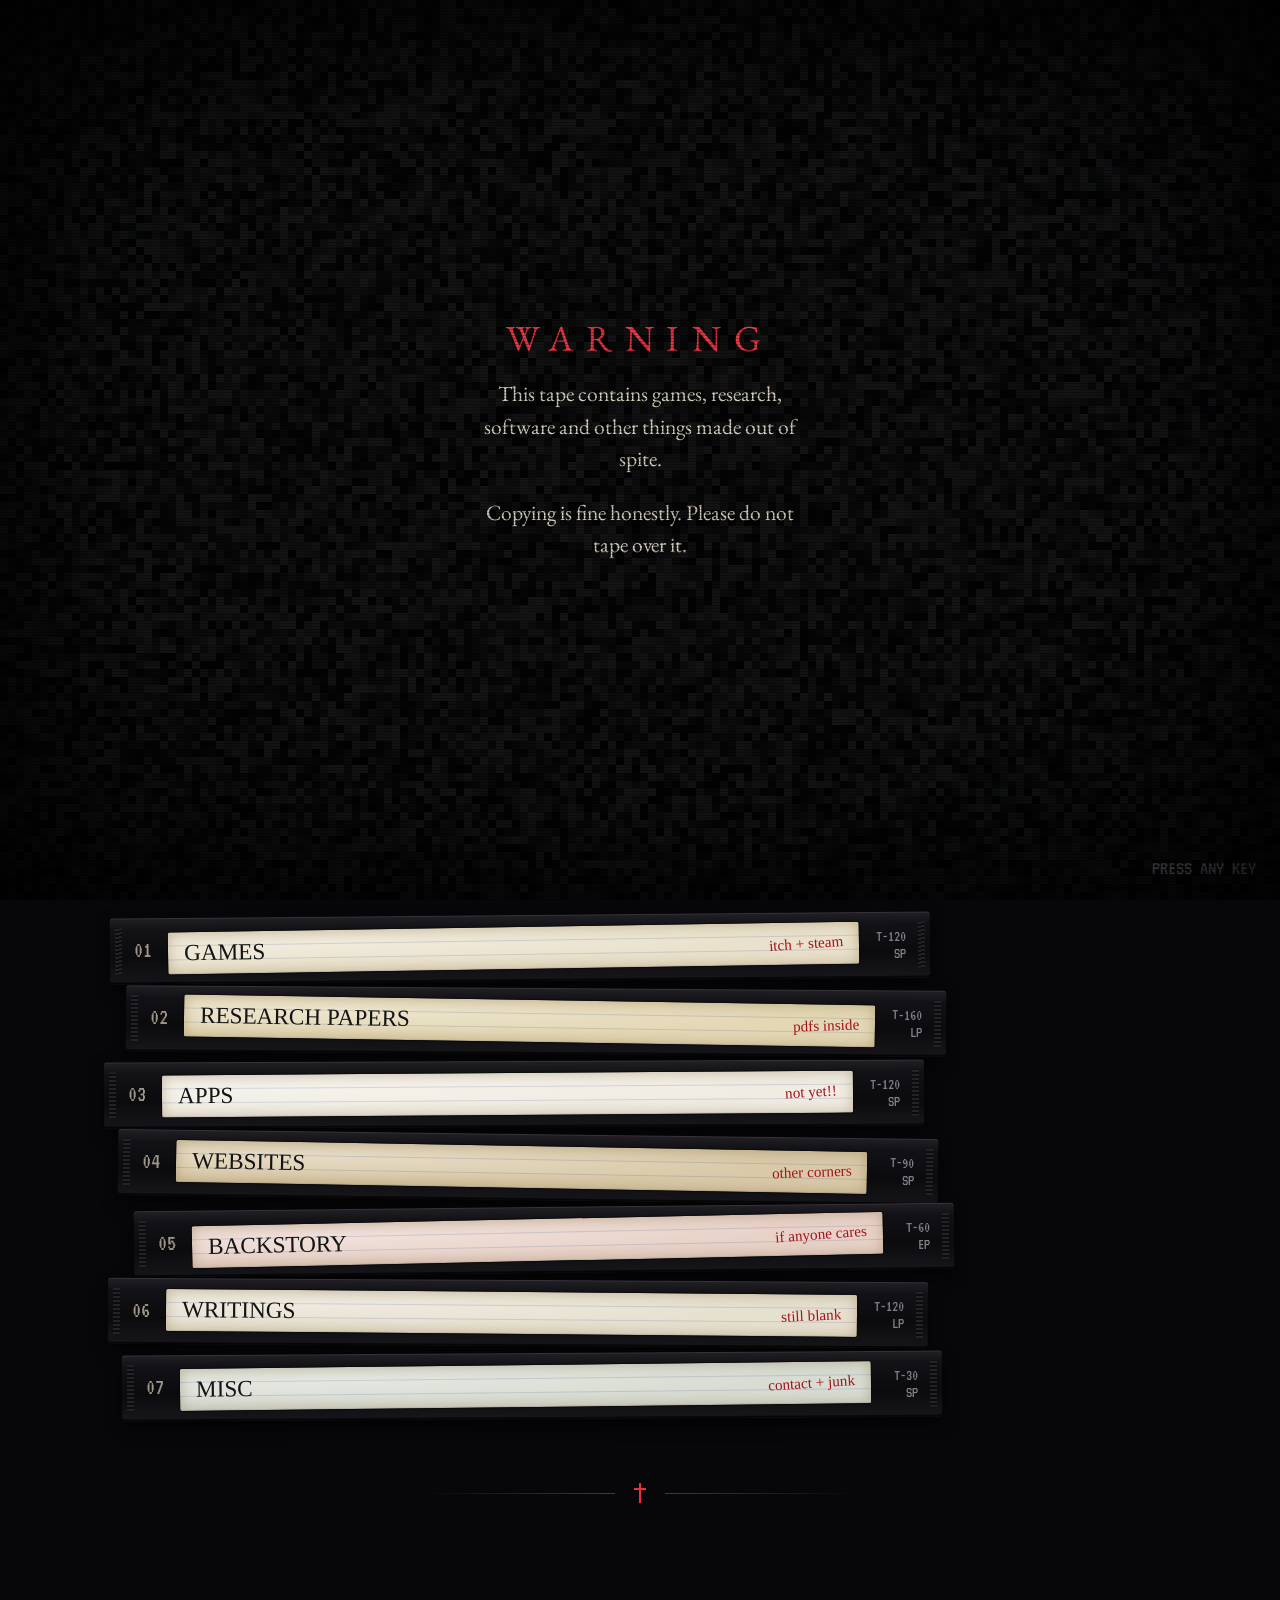
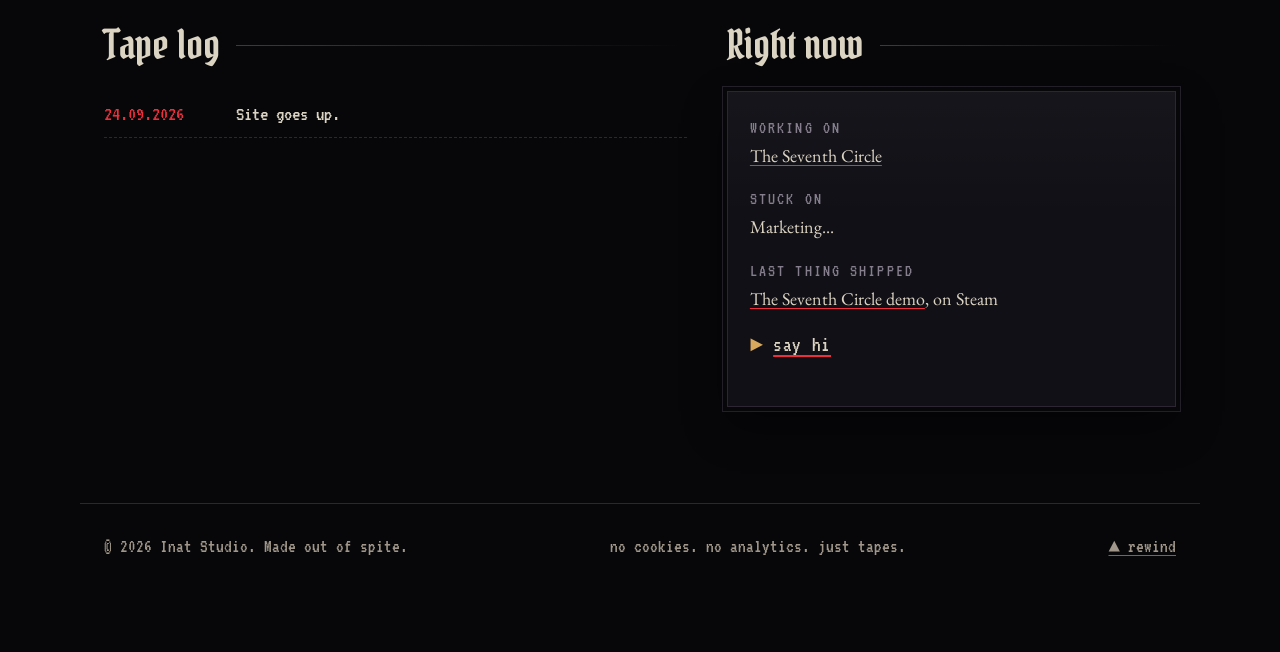
<file: index.html>
<!doctype html>
<html lang="en">
<head>
  <meta charset="utf-8">
  <meta name="viewport" content="width=device-width, initial-scale=1">
  <title>Inat Studio</title>
  <meta name="description" content="Inat Studio is Petar Stevović, one stubborn guy from Belgrade. Games, research papers, apps, websites and writing, all in one place.">
  <meta name="theme-color" content="#07070a">
  <meta property="og:type" content="website">
  <meta property="og:title" content="Inat Studio">
  <meta property="og:description" content="Games, research, apps, websites and other things made out of spite.">
  <meta property="og:image" content="https://petardeveloper.github.io/img/og.png">
  <meta name="twitter:card" content="summary_large_image">
  <link rel="icon" href="favicon.svg" type="image/svg+xml">
  <link rel="preconnect" href="https://fonts.googleapis.com">
  <link rel="preconnect" href="https://fonts.gstatic.com" crossorigin>
  <link rel="stylesheet" href="https://fonts.googleapis.com/css2?family=EB+Garamond:ital,wght@0,400;0,600;1,400&family=Permanent+Marker&family=Pirata+One&family=UnifrakturMaguntia&family=VT323&display=swap">
  <link rel="stylesheet" href="css/style.css">
  <script>
    (function (d) { d.classList.add('js'); try { if (sessionStorage.getItem('inat-booted')) d.classList.add('booted'); var fx = localStorage.getItem('inat-fx'); if (fx === 'off' || (!fx && window.matchMedia && matchMedia('(prefers-reduced-motion: reduce)').matches)) d.classList.add('no-fx'); } catch (e) {} })(document.documentElement);
  </script>
  <script src="js/main.js" defer></script>
  <script src="js/psx.js" defer></script>
</head>
<body data-ch="00">

<a class="skip" href="#main">skip to content</a>

<div class="boot" id="boot" data-stage="blue" aria-hidden="true">
  <div class="boot-blue"><span>&#9658; PLAY</span></div>
  <div class="boot-warn">
    <div>
      <h2>WARNING</h2>
      <p>This tape contains games, research, software and other things made out of spite.</p>
      <p>Copying is fine honestly. Please do not tape over it.</p>
    </div>
  </div>
  <div class="boot-static"></div>
  <span class="boot-skip">press any key</span>
</div>

<header class="top" id="top">
  <a class="brand" href="index.html" data-ch="00" aria-current="page">Inat<small>studio</small></a>
  <button class="menu-btn" type="button" aria-expanded="false" aria-controls="menu">menu</button>
  <nav class="menu" id="menu" aria-label="Main">
    <a href="games.html" data-ch="01">games</a>
    <a href="research.html" data-ch="02">research</a>
    <a href="apps.html" data-ch="03">apps</a>
    <a href="websites.html" data-ch="04">websites</a>
    <a href="backstory.html" data-ch="05">backstory</a>
    <a href="writings.html" data-ch="06">writings</a>
    <a href="misc.html" data-ch="07">misc</a>
    <span class="knobs">
      <button type="button" data-toggle="fx" aria-pressed="true">fx on</button>
      <button type="button" data-toggle="snd" aria-pressed="true">snd on</button>
    </span>
  </nav>
</header>

<main id="main" class="wrap">

  <section class="hero">
    <div>
      <p class="ch-label">ch00 / home</p>
      <h1 class="goth glitch" data-text="Inat Studio">Inat Studio</h1>
      <p class="def"><b>inat</b> <i>(n.)</i> spite. stubbornness. doing the thing anyway, mostly because someone said you couldn't.</p>
      <p class="lede">Inat Studio is me, Petar Stevović, one stubborn guy from Belgrade who doesn't know when to quit. This is where I keep the games, research papers, apps, websites and whatever else I end up making. Pick a tape.</p>
    </div>

    <figure class="psx-frame">
      <canvas id="psx" width="160" height="120" role="img" aria-label="A low poly coffin with a brass cross on the lid, slowly spinning"></canvas>
      <figcaption>fig. 1: it spins. you can drag it.</figcaption>
    </figure>
  </section>

  <section aria-labelledby="tapes-h">
    <h2 class="shelf-title" id="tapes-h">The tapes <span class="count">7 tapes / t-120</span></h2>

    <ul class="pile">
      <li>
        <a class="tape" href="games.html" data-ch="01">
          <span class="tape-ch">01</span>
          <span class="tape-label"><span class="tape-title">Games</span><span class="tape-scribble">itch + steam</span></span>
          <span class="tape-meta">T-120<br>SP</span>
        </a>
      </li>
      <li>
        <a class="tape" href="research.html" data-ch="02">
          <span class="tape-ch">02</span>
          <span class="tape-label"><span class="tape-title">Research papers</span><span class="tape-scribble">pdfs inside</span></span>
          <span class="tape-meta">T-160<br>LP</span>
        </a>
      </li>
      <li>
        <a class="tape" href="apps.html" data-ch="03">
          <span class="tape-ch">03</span>
          <span class="tape-label"><span class="tape-title">Apps</span><span class="tape-scribble">not yet!!</span></span>
          <span class="tape-meta">T-120<br>SP</span>
        </a>
      </li>
      <li>
        <a class="tape" href="websites.html" data-ch="04">
          <span class="tape-ch">04</span>
          <span class="tape-label"><span class="tape-title">Websites</span><span class="tape-scribble">other corners</span></span>
          <span class="tape-meta">T-90<br>SP</span>
        </a>
      </li>
      <li>
        <a class="tape" href="backstory.html" data-ch="05">
          <span class="tape-ch">05</span>
          <span class="tape-label"><span class="tape-title">Backstory</span><span class="tape-scribble">if anyone cares</span></span>
          <span class="tape-meta">T-60<br>EP</span>
        </a>
      </li>
      <li>
        <a class="tape" href="writings.html" data-ch="06">
          <span class="tape-ch">06</span>
          <span class="tape-label"><span class="tape-title">Writings</span><span class="tape-scribble">still blank</span></span>
          <span class="tape-meta">T-120<br>LP</span>
        </a>
      </li>
      <li>
        <a class="tape" href="misc.html" data-ch="07">
          <span class="tape-ch">07</span>
          <span class="tape-label"><span class="tape-title">Misc</span><span class="tape-scribble">contact + junk</span></span>
          <span class="tape-meta">T-30<br>SP</span>
        </a>
      </li>
    </ul>
  </section>

  <div class="rule"><span></span></div>

  <div class="home-cols">
    <section aria-labelledby="log-h">
      <h2 class="shelf-title" id="log-h">Tape log</h2>
      <ol class="log-list">
        <li><time datetime="2026-09-24">24.09.2026</time> <span>Site goes up.</span></li>
      </ol>
    </section>

    <section aria-labelledby="now-h">
      <h2 class="shelf-title" id="now-h">Right now</h2>
      <div class="card now-card">
        <dl>
          <dt>working on</dt>
          <dd><a href="https://store.steampowered.com/app/5175890/The_Seventh_Circle/" rel="noopener">The Seventh Circle</a></dd>
          <dt>stuck on</dt>
          <dd>Marketing...</dd>
          <dt>last thing shipped</dt>
          <dd><a href="https://store.steampowered.com/app/5175890/The_Seventh_Circle/" rel="noopener">The Seventh Circle demo</a>, on Steam</dd>
        </dl>
        <p class="mono">&#9658; <a href="misc.html" data-ch="07">say hi</a></p>
      </div>
    </section>
  </div>

</main>

<footer class="foot">
  <p>&copy; <span data-year>2026</span> Inat Studio. Made out of spite.</p>
  <p>no cookies. no analytics. just tapes.</p>
  <p><a href="#top"><span aria-hidden="true">&#9650;</span> rewind</a></p>
</footer>

</body>
</html>
</file>
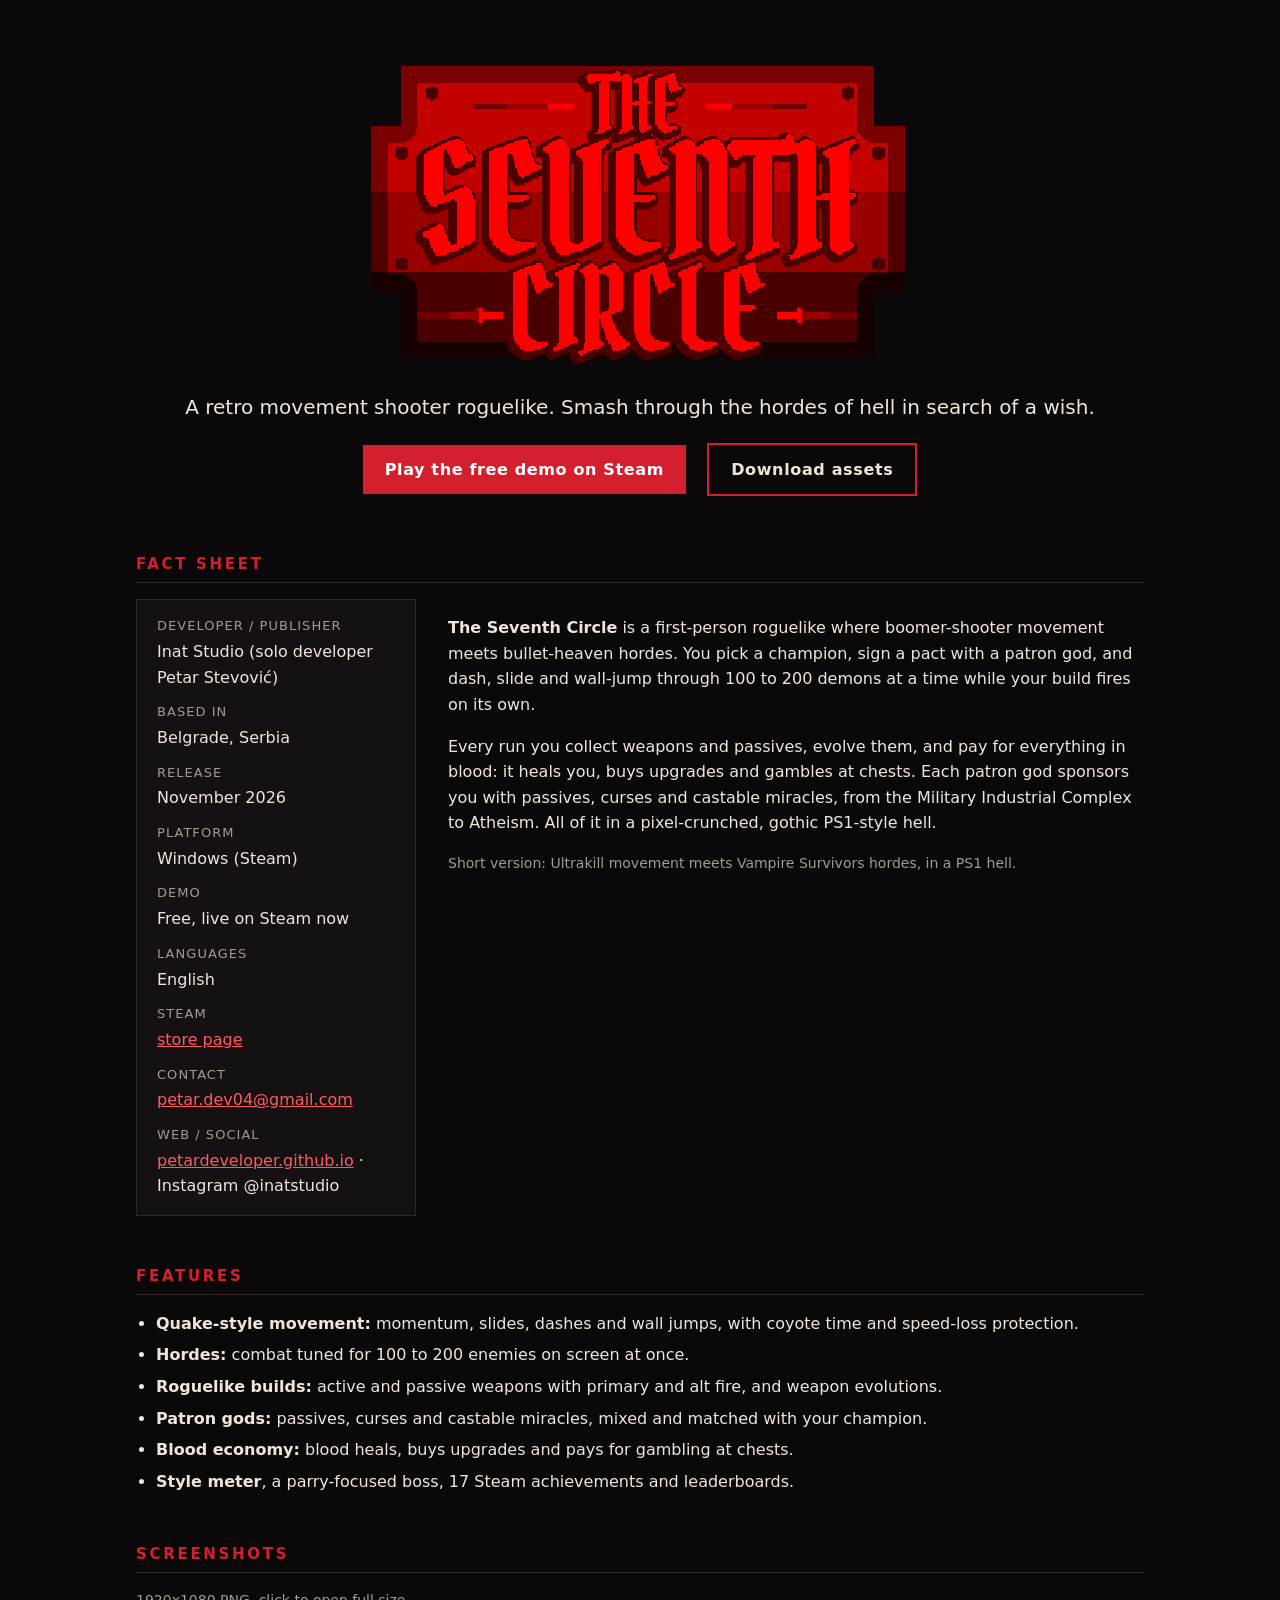
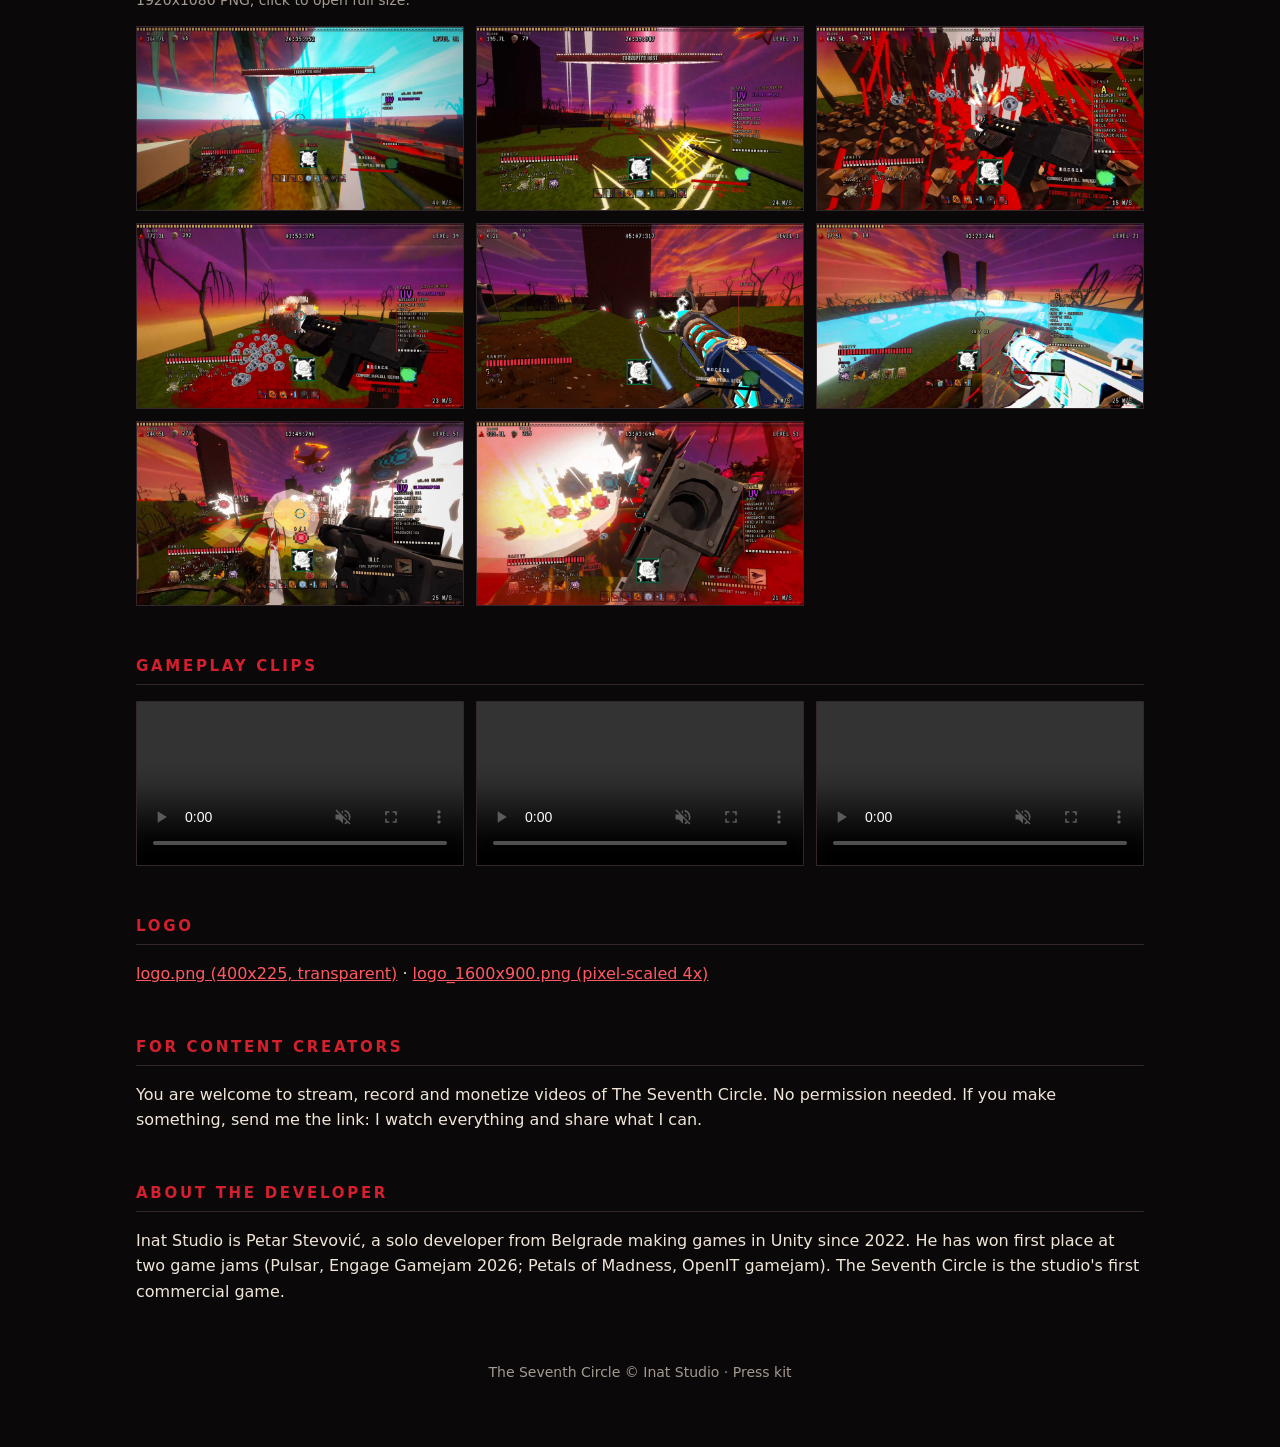
<file: presskit/index.html>
<!doctype html>
<html lang="en">
<head>
<meta charset="utf-8">
<meta name="viewport" content="width=device-width, initial-scale=1">
<title>The Seventh Circle - Press Kit</title>
<meta name="description" content="Press kit for The Seventh Circle, a retro movement shooter roguelike by Inat Studio. Free demo on Steam.">
<style>
  :root { --bg:#0b0809; --panel:#151012; --ink:#efe6d8; --dim:#a39a90; --red:#d4202e; --line:#33262a; }
  * { box-sizing:border-box; }
  body { margin:0; background:var(--bg); color:var(--ink); font:16px/1.6 system-ui, -apple-system, "Segoe UI", sans-serif; }
  a { color:#ff5a64; }
  .wrap { max-width:1040px; margin:0 auto; padding:32px 16px 64px; }
  header { text-align:center; padding:24px 0 8px; }
  header img { width:min(560px, 100%); image-rendering:pixelated; }
  .tag { font-size:20px; color:var(--ink); margin:12px 0 4px; }
  .cta { display:inline-block; margin:16px 8px 0; padding:12px 22px; background:var(--red); color:#fff; text-decoration:none; font-weight:700; letter-spacing:.04em; }
  .cta.alt { background:transparent; border:2px solid var(--red); color:var(--ink); }
  h2 { font-size:15px; letter-spacing:.18em; text-transform:uppercase; color:var(--red); border-bottom:1px solid var(--line); padding-bottom:6px; margin:48px 0 16px; }
  .grid2 { display:grid; grid-template-columns:280px 1fr; gap:32px; }
  @media (max-width:760px) { .grid2 { grid-template-columns:1fr; } }
  dl { margin:0; background:var(--panel); padding:16px 20px; border:1px solid var(--line); }
  dt { color:var(--dim); font-size:13px; text-transform:uppercase; letter-spacing:.08em; margin-top:12px; }
  dt:first-child { margin-top:0; }
  dd { margin:2px 0 0; }
  ul { padding-left:20px; }
  li { margin:6px 0; }
  .shots { display:grid; grid-template-columns:repeat(auto-fill, minmax(300px, 1fr)); gap:12px; }
  .shots a img { width:100%; display:block; border:1px solid var(--line); }
  video { width:100%; border:1px solid var(--line); background:#000; }
  .clips { display:grid; grid-template-columns:repeat(auto-fill, minmax(300px, 1fr)); gap:12px; }
  .note { color:var(--dim); font-size:14px; }
  footer { margin-top:56px; color:var(--dim); font-size:14px; text-align:center; }
</style>
</head>
<body>
<div class="wrap">
  <header>
    <img src="images/logo.png" alt="The Seventh Circle logo">
    <p class="tag">A retro movement shooter roguelike. Smash through the hordes of hell in search of a wish.</p>
    <a class="cta" href="https://store.steampowered.com/app/5175890/The_Seventh_Circle/">Play the free demo on Steam</a>
    <a class="cta alt" href="#assets">Download assets</a>
  </header>

  <h2>Fact sheet</h2>
  <div class="grid2">
    <dl>
      <dt>Developer / Publisher</dt><dd>Inat Studio (solo developer Petar Stevović)</dd>
      <dt>Based in</dt><dd>Belgrade, Serbia</dd>
      <dt>Release</dt><dd>November 2026</dd>
      <dt>Platform</dt><dd>Windows (Steam)</dd>
      <dt>Demo</dt><dd>Free, live on Steam now</dd>
      <dt>Languages</dt><dd>English</dd>
      <dt>Steam</dt><dd><a href="https://store.steampowered.com/app/5175890/The_Seventh_Circle/">store page</a></dd>
      <dt>Contact</dt><dd><a href="mailto:petar.dev04@gmail.com">petar.dev04@gmail.com</a></dd>
      <dt>Web / social</dt><dd><a href="https://petardeveloper.github.io/">petardeveloper.github.io</a> · Instagram @inatstudio</dd>
    </dl>
    <div>
      <p><strong>The Seventh Circle</strong> is a first-person roguelike where boomer-shooter movement meets bullet-heaven hordes. You pick a champion, sign a pact with a patron god, and dash, slide and wall-jump through 100 to 200 demons at a time while your build fires on its own.</p>
      <p>Every run you collect weapons and passives, evolve them, and pay for everything in blood: it heals you, buys upgrades and gambles at chests. Each patron god sponsors you with passives, curses and castable miracles, from the Military Industrial Complex to Atheism. All of it in a pixel-crunched, gothic PS1-style hell.</p>
      <p class="note">Short version: Ultrakill movement meets Vampire Survivors hordes, in a PS1 hell.</p>
    </div>
  </div>

  <h2>Features</h2>
  <ul>
    <li><strong>Quake-style movement:</strong> momentum, slides, dashes and wall jumps, with coyote time and speed-loss protection.</li>
    <li><strong>Hordes:</strong> combat tuned for 100 to 200 enemies on screen at once.</li>
    <li><strong>Roguelike builds:</strong> active and passive weapons with primary and alt fire, and weapon evolutions.</li>
    <li><strong>Patron gods:</strong> passives, curses and castable miracles, mixed and matched with your champion.</li>
    <li><strong>Blood economy:</strong> blood heals, buys upgrades and pays for gambling at chests.</li>
    <li><strong>Style meter</strong>, a parry-focused boss, 17 Steam achievements and leaderboards.</li>
  </ul>

  <h2 id="assets">Screenshots</h2>
  <p class="note">1920x1080 PNG, click to open full size.</p>
  <div class="shots">
    <a href="images/screenshot_01.png"><img src="images/screenshot_01.png" alt="Gameplay screenshot 1" loading="lazy"></a>
    <a href="images/screenshot_02.png"><img src="images/screenshot_02.png" alt="Gameplay screenshot 2" loading="lazy"></a>
    <a href="images/screenshot_03.png"><img src="images/screenshot_03.png" alt="Gameplay screenshot 3" loading="lazy"></a>
    <a href="images/screenshot_04.png"><img src="images/screenshot_04.png" alt="Gameplay screenshot 4" loading="lazy"></a>
    <a href="images/screenshot_05.png"><img src="images/screenshot_05.png" alt="Gameplay screenshot 5" loading="lazy"></a>
    <a href="images/screenshot_06.png"><img src="images/screenshot_06.png" alt="Gameplay screenshot 6" loading="lazy"></a>
    <a href="images/screenshot_07.png"><img src="images/screenshot_07.png" alt="Gameplay screenshot 7" loading="lazy"></a>
    <a href="images/screenshot_08.png"><img src="images/screenshot_08.png" alt="Gameplay screenshot 8" loading="lazy"></a>
  </div>

  <h2>Gameplay clips</h2>
  <div class="clips">
    <video src="clips/gameplay_movement.mp4" controls muted loop preload="metadata"></video>
    <video src="clips/gameplay_horde.mp4" controls muted loop preload="metadata"></video>
    <video src="clips/gameplay_run.mp4" controls muted loop preload="metadata"></video>
  </div>

  <h2>Logo</h2>
  <p><a href="images/logo.png">logo.png (400x225, transparent)</a> · <a href="images/logo_1600x900.png">logo_1600x900.png (pixel-scaled 4x)</a></p>

  <h2>For content creators</h2>
  <p>You are welcome to stream, record and monetize videos of The Seventh Circle. No permission needed. If you make something, send me the link: I watch everything and share what I can.</p>

  <h2>About the developer</h2>
  <p>Inat Studio is Petar Stevović, a solo developer from Belgrade making games in Unity since 2022. He has won first place at two game jams (Pulsar, Engage Gamejam 2026; Petals of Madness, OpenIT gamejam). The Seventh Circle is the studio's first commercial game.</p>

  <footer>The Seventh Circle © Inat Studio · Press kit</footer>
</div>
</body>
</html>
</file>
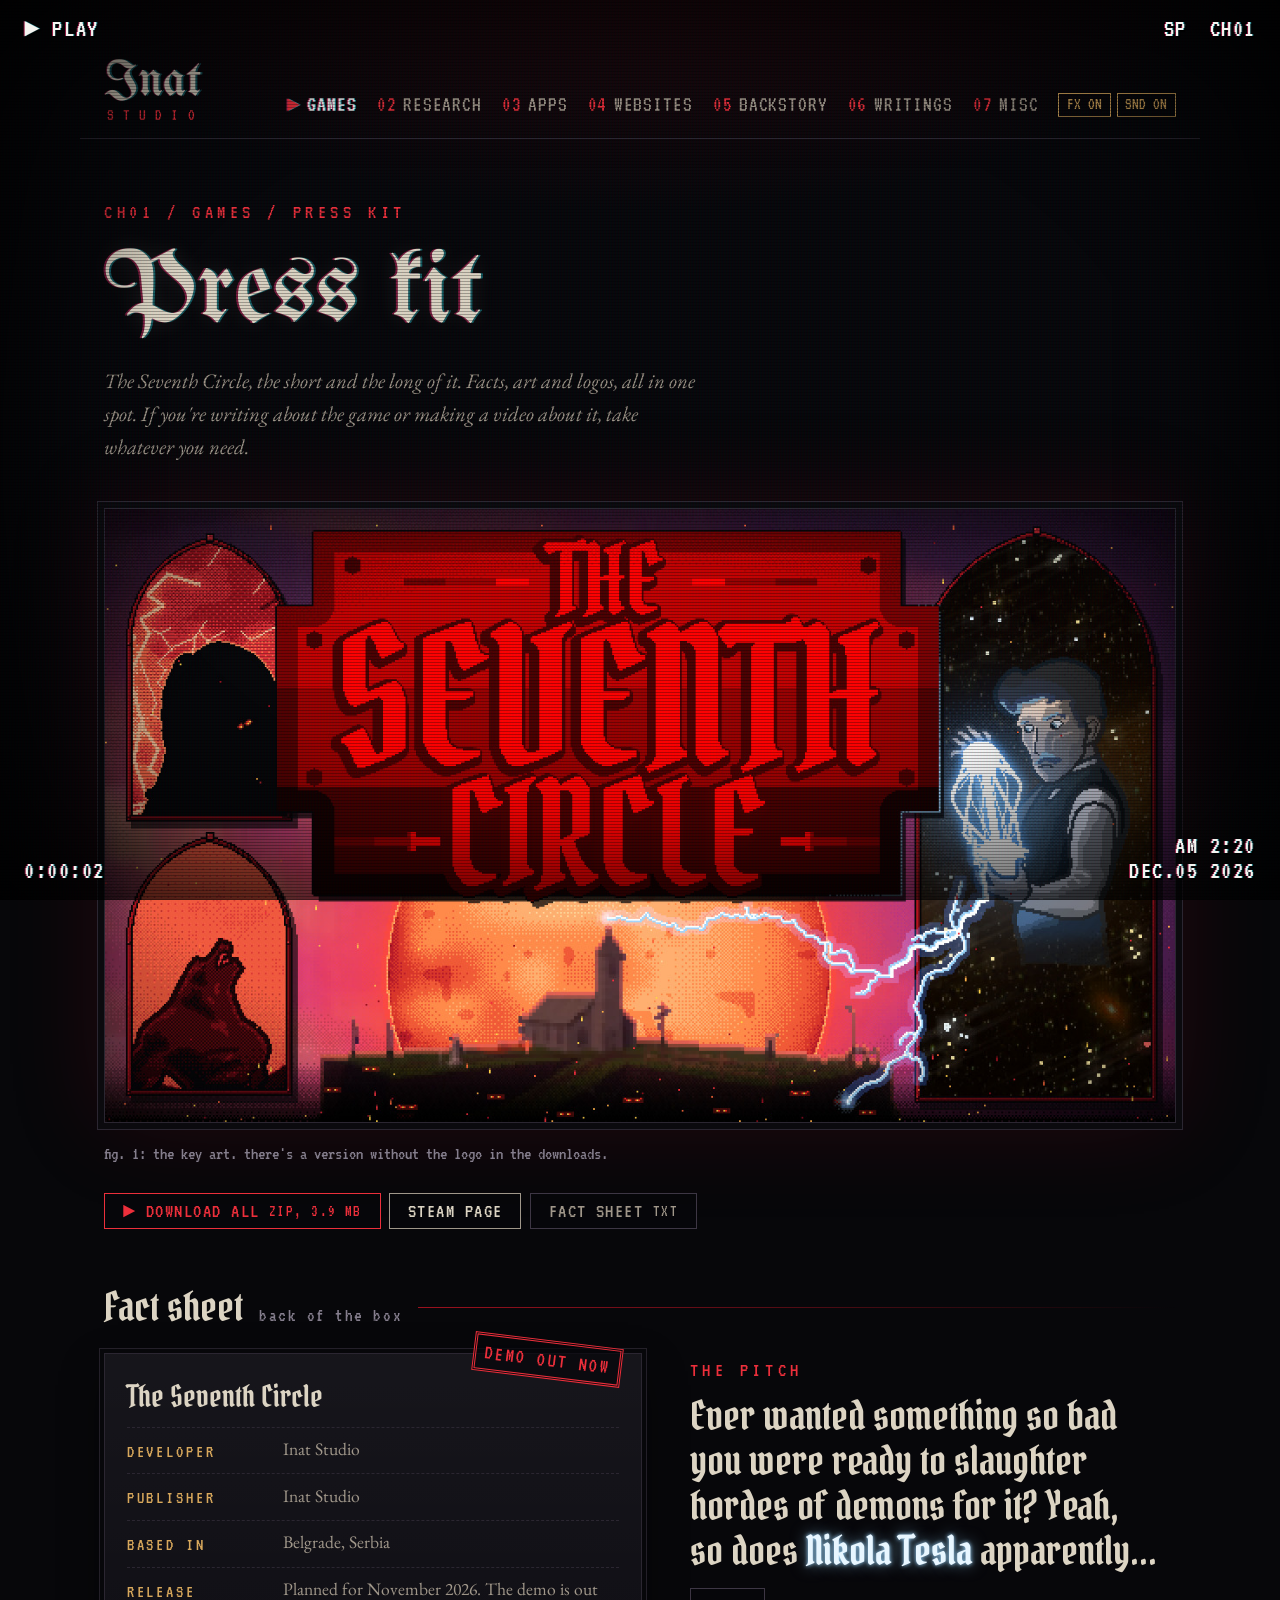
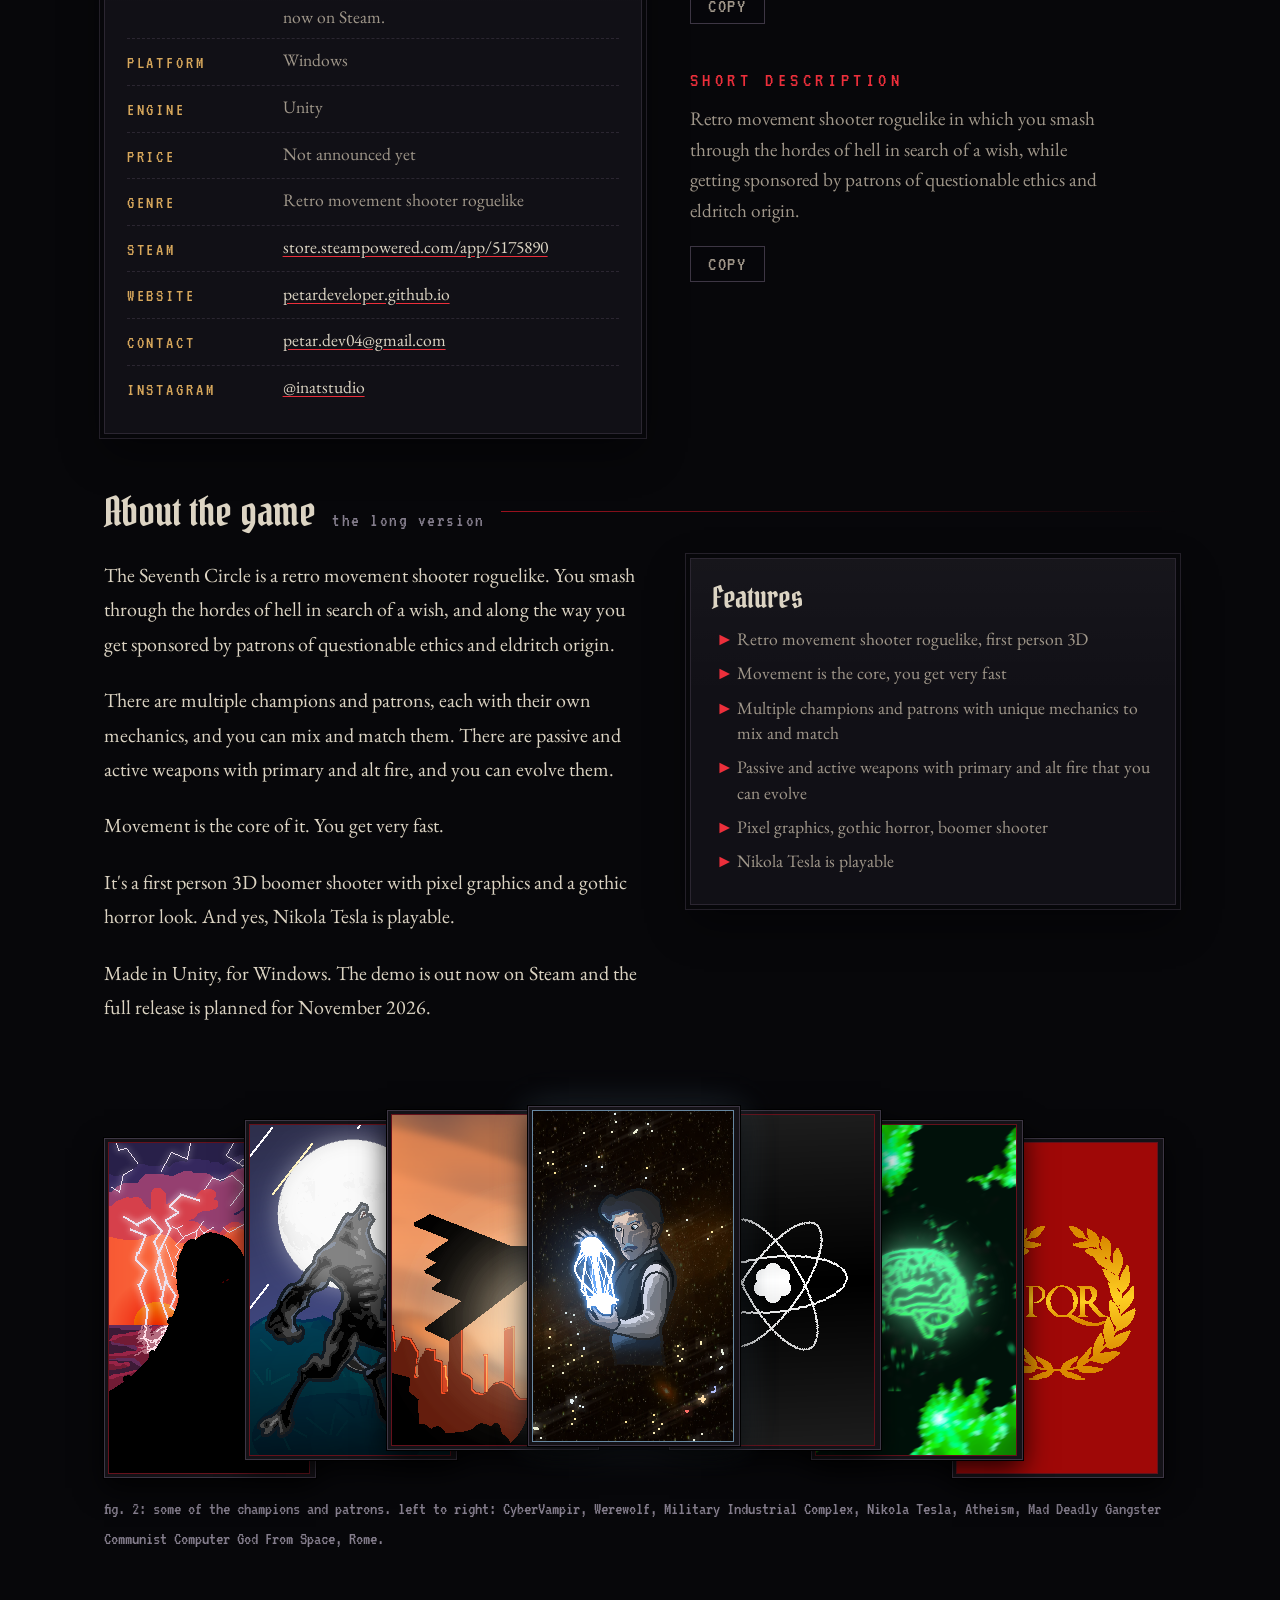
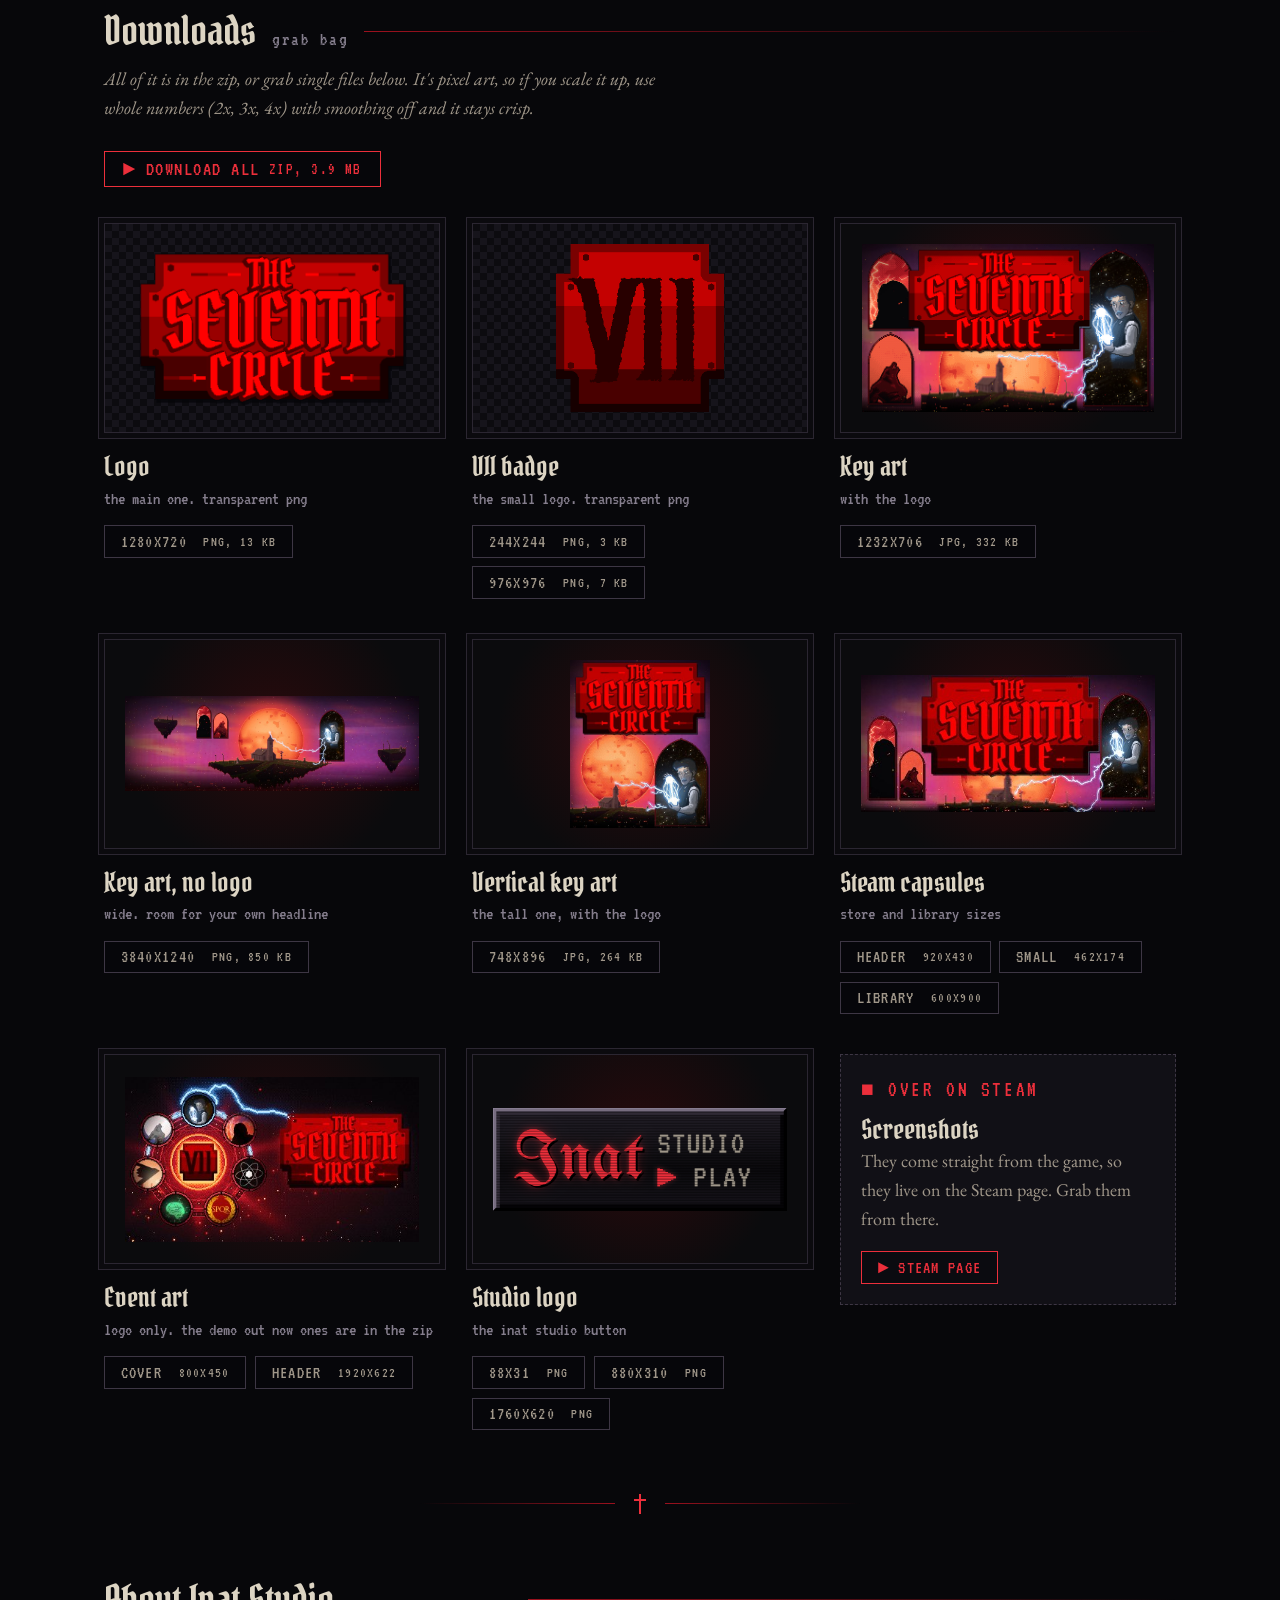
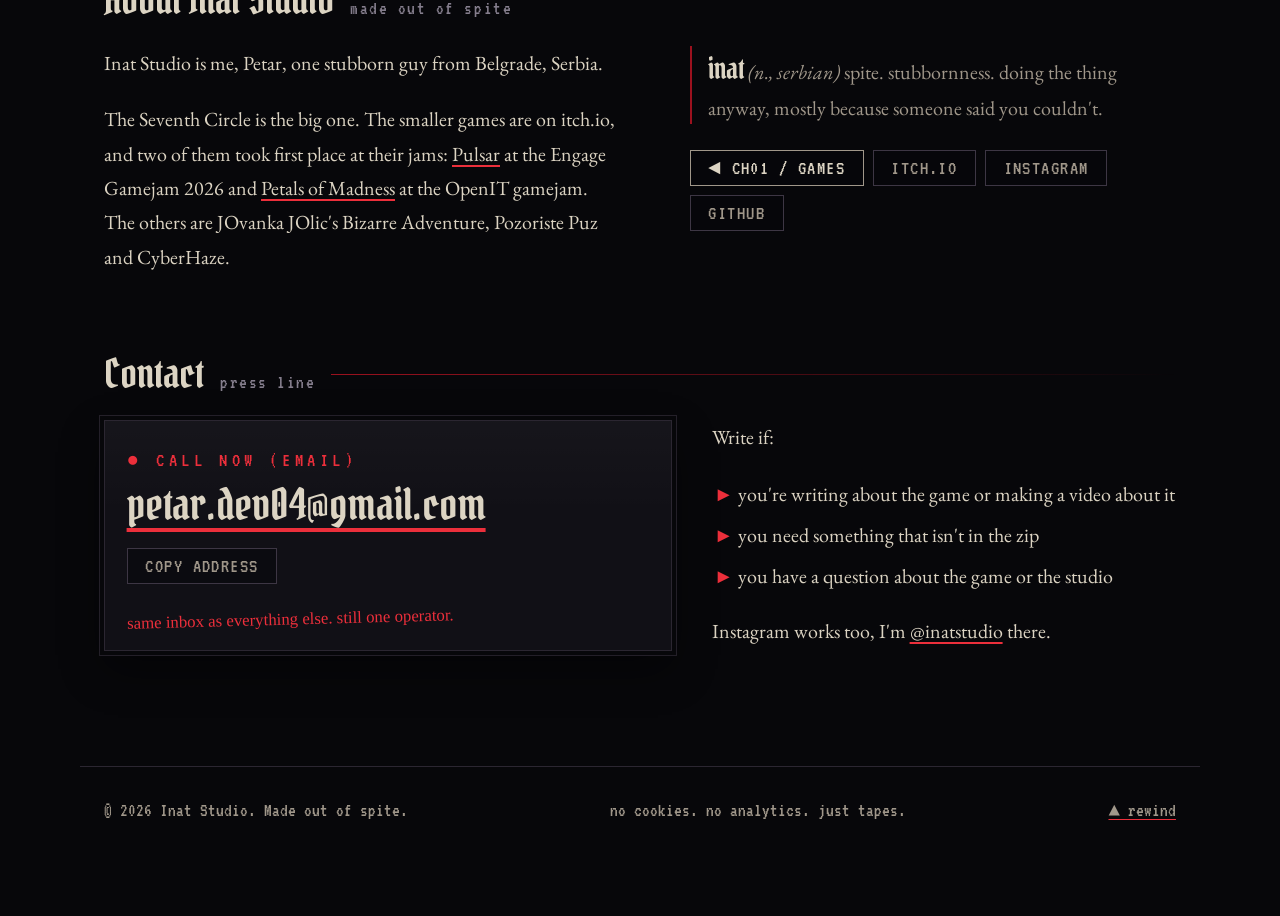
<file: seventh-circle/index.html>
<!doctype html>
<html lang="en">
<head>
  <meta charset="utf-8">
  <meta name="viewport" content="width=device-width, initial-scale=1">
  <title>The Seventh Circle press kit | Inat Studio</title>
  <meta name="description" content="Press kit for The Seventh Circle, a retro movement shooter roguelike by Inat Studio. Fact sheet, descriptions, logos, key art and one zip with all of it.">
  <meta name="theme-color" content="#07070a">
  <meta property="og:type" content="website">
  <meta property="og:title" content="The Seventh Circle press kit | Inat Studio">
  <meta property="og:description" content="Facts, logos, key art and one zip with all of it.">
  <meta property="og:image" content="https://petardeveloper.github.io/img/press/key-art-1232x706.jpg">
  <meta name="twitter:card" content="summary_large_image">
  <link rel="icon" href="../favicon.svg" type="image/svg+xml">
  <link rel="preconnect" href="https://fonts.googleapis.com">
  <link rel="preconnect" href="https://fonts.gstatic.com" crossorigin>
  <link rel="stylesheet" href="https://fonts.googleapis.com/css2?family=EB+Garamond:ital,wght@0,400;0,600;1,400&family=Permanent+Marker&family=Pirata+One&family=UnifrakturMaguntia&family=VT323&display=swap">
  <link rel="stylesheet" href="../css/style.css">
  <script>
    (function (d) { d.classList.add('js'); try { var fx = localStorage.getItem('inat-fx'); if (fx === 'off' || (!fx && window.matchMedia && matchMedia('(prefers-reduced-motion: reduce)').matches)) d.classList.add('no-fx'); } catch (e) {} })(document.documentElement);
  </script>
  <script src="../js/main.js" defer></script>
</head>
<body data-ch="01">

<a class="skip" href="#main">skip to content</a>

<header class="top" id="top">
  <a class="brand" href="../index.html" data-ch="00">Inat<small>studio</small></a>
  <button class="menu-btn" type="button" aria-expanded="false" aria-controls="menu">menu</button>
  <nav class="menu" id="menu" aria-label="Main">
    <a href="../games.html" data-ch="01" aria-current="true">games</a>
    <a href="../research.html" data-ch="02">research</a>
    <a href="../apps.html" data-ch="03">apps</a>
    <a href="../websites.html" data-ch="04">websites</a>
    <a href="../backstory.html" data-ch="05">backstory</a>
    <a href="../writings.html" data-ch="06">writings</a>
    <a href="../misc.html" data-ch="07">misc</a>
    <span class="knobs">
      <button type="button" data-toggle="fx" aria-pressed="true">fx on</button>
      <button type="button" data-toggle="snd" aria-pressed="true">snd on</button>
    </span>
  </nav>
</header>

<main id="main" class="wrap">

  <div class="page-head">
    <p class="ch-label">ch01 / games / press kit</p>
    <h1 class="goth glitch" data-text="Press kit">Press kit</h1>
    <p class="lede">The Seventh Circle, the short and the long of it. Facts, art and logos, all in one spot. If you're writing about the game or making a video about it, take whatever you need.</p>
  </div>

  <figure class="press-art">
    <img src="../img/press/key-art-1232x706.jpg" alt="Key art: the red pixel gothic The Seventh Circle logo above a blood moon and a lone church, with gothic windows showing a dark silhouette, a howling werewolf and Nikola Tesla, whose blue lightning arcs across the sky" width="1232" height="706">
    <figcaption>fig. 1: the key art. there's a version without the logo in the downloads.</figcaption>
  </figure>

  <div class="btns press-cta">
    <a class="btn btn--blood" href="../files/press/the-seventh-circle-presskit.zip" download><span aria-hidden="true">&#9658;</span> download all <small>zip, 3.9 mb</small></a>
    <a class="btn" href="https://store.steampowered.com/app/5175890/The_Seventh_Circle/" rel="noopener">steam page<span class="sr-only"> for The Seventh Circle</span></a>
    <a class="btn btn--ghost" href="../files/press/the-seventh-circle-fact-sheet.txt" download>fact sheet <small>txt</small></a>
  </div>

  <section aria-labelledby="facts-h">
    <h2 class="shelf-title" id="facts-h">Fact sheet <span class="count">back of the box</span></h2>

    <div class="press-facts">
      <div class="card vhs-back">
        <span class="stamp">demo out now</span>
        <h3>The Seventh Circle</h3>
        <dl class="specs">
          <div>
            <dt>developer</dt>
            <dd>Inat Studio</dd>
          </div>
          <div>
            <dt>publisher</dt>
            <dd>Inat Studio</dd>
          </div>
          <div>
            <dt>based in</dt>
            <dd>Belgrade, Serbia</dd>
          </div>
          <div>
            <dt>release</dt>
            <dd>Planned for November 2026. The demo is out now on Steam.</dd>
          </div>
          <div>
            <dt>platform</dt>
            <dd>Windows</dd>
          </div>
          <div>
            <dt>engine</dt>
            <dd>Unity</dd>
          </div>
          <div>
            <dt>price</dt>
            <dd>Not announced yet</dd>
          </div>
          <div>
            <dt>genre</dt>
            <dd>Retro movement shooter roguelike</dd>
          </div>
          <div>
            <dt>steam</dt>
            <dd><a href="https://store.steampowered.com/app/5175890/The_Seventh_Circle/" rel="noopener">store.steampowered.com/app/5175890</a></dd>
          </div>
          <div>
            <dt>website</dt>
            <dd><a href="../index.html" data-ch="00">petardeveloper.github.io</a></dd>
          </div>
          <div>
            <dt>contact</dt>
            <dd><a href="mailto:petar.dev04@gmail.com">petar.dev04@gmail.com</a></dd>
          </div>
          <div>
            <dt>instagram</dt>
            <dd><a href="https://www.instagram.com/inatstudio/" rel="noopener">@inatstudio</a></dd>
          </div>
        </dl>
      </div>

      <div class="press-pitch">
        <p class="ch-label">the pitch</p>
        <p class="press-line" id="pitch">Ever wanted something so bad you were ready to slaughter hordes of demons for it? Yeah, so does <em>Nikola Tesla</em> apparently...</p>
        <div class="btns">
          <button type="button" class="btn btn--ghost" data-copy="#pitch">copy<span class="sr-only"> the pitch</span></button>
        </div>

        <p class="ch-label">short description</p>
        <p class="press-short" id="short-desc">Retro movement shooter roguelike in which you smash through the hordes of hell in search of a wish, while getting sponsored by patrons of questionable ethics and eldritch origin.</p>
        <div class="btns">
          <button type="button" class="btn btn--ghost" data-copy="#short-desc">copy<span class="sr-only"> the short description</span></button>
        </div>
      </div>
    </div>
  </section>

  <section aria-labelledby="game-h">
    <h2 class="shelf-title" id="game-h">About the game <span class="count">the long version</span></h2>

    <div class="press-about">
      <div class="prose">
        <p>The Seventh Circle is a retro movement shooter roguelike. You smash through the hordes of hell in search of a wish, and along the way you get sponsored by patrons of questionable ethics and eldritch origin.</p>
        <p>There are multiple champions and patrons, each with their own mechanics, and you can mix and match them. There are passive and active weapons with primary and alt fire, and you can evolve them.</p>
        <p>Movement is the core of it. You get very fast.</p>
        <p>It's a first person 3D boomer shooter with pixel graphics and a gothic horror look. And yes, Nikola Tesla is playable.</p>
        <p>Made in Unity, for Windows. The demo is out now on Steam and the full release is planned for November 2026.</p>
      </div>

      <div class="card press-feats">
        <h3>Features</h3>
        <ul>
          <li>Retro movement shooter roguelike, first person 3D</li>
          <li>Movement is the core, you get very fast</li>
          <li>Multiple champions and patrons with unique mechanics to mix and match</li>
          <li>Passive and active weapons with primary and alt fire that you can evolve</li>
          <li>Pixel graphics, gothic horror, boomer shooter</li>
          <li>Nikola Tesla is playable</li>
        </ul>
      </div>
    </div>

    <figure class="deck">
      <div class="deck-hand">
        <span class="deck-card"><img src="../img/press/card-cybervampir.png" alt="CyberVampir card: a black silhouette under a stormy orange and purple sky full of lightning" width="200" height="330" loading="lazy"></span>
        <span class="deck-card"><img src="../img/press/card-werewolf.png" alt="Werewolf card: a werewolf howling at a huge full moon" width="200" height="330" loading="lazy"></span>
        <span class="deck-card"><img src="../img/press/card-military-industrial-complex.png" alt="Military Industrial Complex card: a stealth bomber over a ruined orange city" width="200" height="330" loading="lazy"></span>
        <span class="deck-card deck-card--top"><img src="../img/press/card-nikola-tesla.png" alt="Nikola Tesla card: Tesla holding a glowing blue crystal against a starfield" width="200" height="330" loading="lazy"></span>
        <span class="deck-card"><img src="../img/press/card-atheism.png" alt="Atheism card: a white atom on black" width="200" height="330" loading="lazy"></span>
        <span class="deck-card"><img src="../img/press/card-computer-god.png" alt="Mad Deadly Gangster Communist Computer God From Space card: a glowing green brain on black, dripping green slime" width="200" height="330" loading="lazy"></span>
        <span class="deck-card"><img src="../img/press/card-rome.png" alt="Rome card: a golden laurel wreath around SPQR on red" width="200" height="330" loading="lazy"></span>
      </div>
      <figcaption>fig. 2: some of the champions and patrons. left to right: CyberVampir, Werewolf, Military Industrial Complex, Nikola Tesla, Atheism, Mad Deadly Gangster Communist Computer God From Space, Rome.</figcaption>
    </figure>
  </section>

  <section aria-labelledby="files-h">
    <h2 class="shelf-title" id="files-h">Downloads <span class="count">grab bag</span></h2>
    <p class="shelf-note">All of it is in the zip, or grab single files below. It's pixel art, so if you scale it up, use whole numbers (2x, 3x, 4x) with smoothing off and it stays crisp.</p>

    <div class="btns">
      <a class="btn btn--blood" href="../files/press/the-seventh-circle-presskit.zip" download><span aria-hidden="true">&#9658;</span> download all <small>zip, 3.9 mb</small></a>
    </div>

    <div class="press-files">

      <article class="press-file" aria-labelledby="dl-logo-h">
        <div class="press-thumb press-thumb--clear">
          <img src="../img/press/logo-1280x720.png" alt="Preview of the logo on a transparent background" width="1280" height="720" loading="lazy">
        </div>
        <h3 id="dl-logo-h">Logo</h3>
        <p class="press-meta">the main one. transparent png</p>
        <div class="btns">
          <a class="btn btn--ghost" href="../img/press/logo-1280x720.png" download="the-seventh-circle-logo-1280x720.png">1280x720<span class="sr-only"> logo</span> <small>png, 13 kb</small></a>
        </div>
      </article>

      <article class="press-file" aria-labelledby="dl-badge-h">
        <div class="press-thumb press-thumb--clear">
          <img src="../img/press/vii-badge-244x244.png" alt="Preview of the VII badge, a red plaque with a dark VII on it" width="244" height="244" loading="lazy">
        </div>
        <h3 id="dl-badge-h">VII badge</h3>
        <p class="press-meta">the small logo. transparent png</p>
        <div class="btns">
          <a class="btn btn--ghost" href="../img/press/vii-badge-244x244.png" download="the-seventh-circle-vii-badge-244x244.png">244x244<span class="sr-only"> VII badge</span> <small>png, 3 kb</small></a>
          <a class="btn btn--ghost" href="../img/press/vii-badge-976x976.png" download="the-seventh-circle-vii-badge-976x976.png">976x976<span class="sr-only"> VII badge</span> <small>png, 7 kb</small></a>
        </div>
      </article>

      <article class="press-file" aria-labelledby="dl-art-h">
        <div class="press-thumb">
          <img src="../img/press/key-art-1232x706.jpg" alt="Preview of the key art with the logo" width="1232" height="706" loading="lazy">
        </div>
        <h3 id="dl-art-h">Key art</h3>
        <p class="press-meta">with the logo</p>
        <div class="btns">
          <a class="btn btn--ghost" href="../img/press/key-art-1232x706.jpg" download="the-seventh-circle-key-art-1232x706.jpg">1232x706<span class="sr-only"> key art</span> <small>jpg, 332 kb</small></a>
        </div>
      </article>

      <article class="press-file" aria-labelledby="dl-clean-h">
        <div class="press-thumb">
          <img src="../img/press/key-art-no-logo-960x310.jpg" alt="Preview of the wide key art without the logo: a floating island with a church in front of a blood moon" width="960" height="310" loading="lazy">
        </div>
        <h3 id="dl-clean-h">Key art, no logo</h3>
        <p class="press-meta">wide. room for your own headline</p>
        <div class="btns">
          <a class="btn btn--ghost" href="../img/press/key-art-no-logo-3840x1240.png" download="the-seventh-circle-key-art-no-logo-3840x1240.png">3840x1240<span class="sr-only"> key art without the logo</span> <small>png, 850 kb</small></a>
        </div>
      </article>

      <article class="press-file" aria-labelledby="dl-tall-h">
        <div class="press-thumb">
          <img src="../img/press/key-art-vertical-374x448.jpg" alt="Preview of the vertical key art with the logo" width="374" height="448" loading="lazy">
        </div>
        <h3 id="dl-tall-h">Vertical key art</h3>
        <p class="press-meta">the tall one, with the logo</p>
        <div class="btns">
          <a class="btn btn--ghost" href="../img/press/key-art-vertical-748x896.jpg" download="the-seventh-circle-key-art-vertical-748x896.jpg">748x896<span class="sr-only"> vertical key art</span> <small>jpg, 264 kb</small></a>
        </div>
      </article>

      <article class="press-file" aria-labelledby="dl-caps-h">
        <div class="press-thumb">
          <img src="../img/press/capsule-header-460x215.jpg" alt="Preview of the Steam header capsule" width="460" height="215" loading="lazy">
        </div>
        <h3 id="dl-caps-h">Steam capsules</h3>
        <p class="press-meta">store and library sizes</p>
        <div class="btns">
          <a class="btn btn--ghost" href="../img/press/capsule-header-920x430.jpg" download="the-seventh-circle-capsule-header-920x430.jpg">header<span class="sr-only"> capsule</span> <small>920x430</small></a>
          <a class="btn btn--ghost" href="../img/press/capsule-small-462x174.png" download="the-seventh-circle-capsule-small-462x174.png">small<span class="sr-only"> capsule</span> <small>462x174</small></a>
          <a class="btn btn--ghost" href="../img/press/capsule-library-600x900.png" download="the-seventh-circle-capsule-library-600x900.png">library<span class="sr-only"> capsule</span> <small>600x900</small></a>
        </div>
      </article>

      <article class="press-file" aria-labelledby="dl-event-h">
        <div class="press-thumb">
          <img src="../img/press/event-cover-400x225.jpg" alt="Preview of the event art: the logo next to a ring of card portraits around the VII badge" width="400" height="225" loading="lazy">
        </div>
        <h3 id="dl-event-h">Event art</h3>
        <p class="press-meta">logo only. the demo out now ones are in the zip</p>
        <div class="btns">
          <a class="btn btn--ghost" href="../img/press/event-cover-800x450.jpg" download="the-seventh-circle-event-cover-800x450.jpg">cover<span class="sr-only"> event art</span> <small>800x450</small></a>
          <a class="btn btn--ghost" href="../img/press/event-header-1920x622.jpg" download="the-seventh-circle-event-header-1920x622.jpg">header<span class="sr-only"> event art</span> <small>1920x622</small></a>
        </div>
      </article>

      <article class="press-file" aria-labelledby="dl-studio-h">
        <div class="press-thumb">
          <img src="../img/press/inat-studio-440x155.png" alt="Preview of the Inat Studio button" width="440" height="155" loading="lazy">
        </div>
        <h3 id="dl-studio-h">Studio logo</h3>
        <p class="press-meta">the inat studio button</p>
        <div class="btns">
          <a class="btn btn--ghost" href="../img/misc/inat-88x31.png" download="inat-studio-88x31.png">88x31<span class="sr-only"> studio logo</span> <small>png</small></a>
          <a class="btn btn--ghost" href="../img/press/inat-studio-880x310.png" download="inat-studio-880x310.png">880x310<span class="sr-only"> studio logo</span> <small>png</small></a>
          <a class="btn btn--ghost" href="../img/press/inat-studio-1760x620.png" download="inat-studio-1760x620.png">1760x620<span class="sr-only"> studio logo</span> <small>png</small></a>
        </div>
      </article>

      <article class="press-file steam-box" aria-labelledby="dl-shots-h">
        <p class="steam-box-head mono"><span aria-hidden="true">&#9632;</span> over on steam</p>
        <h3 id="dl-shots-h">Screenshots</h3>
        <p>They come straight from the game, so they live on the Steam page. Grab them from there.</p>
        <a class="btn btn--blood" href="https://store.steampowered.com/app/5175890/The_Seventh_Circle/" rel="noopener"><span aria-hidden="true">&#9658;</span> steam page<span class="sr-only"> for The Seventh Circle</span></a>
      </article>

    </div>
  </section>

  <div class="rule"><span></span></div>

  <section aria-labelledby="studio-h">
    <h2 class="shelf-title" id="studio-h">About Inat Studio <span class="count">made out of spite</span></h2>

    <div class="press-about">
      <div class="prose">
        <p>Inat Studio is me, Petar, one stubborn guy from Belgrade, Serbia.</p>
        <p>The Seventh Circle is the big one. The smaller games are on itch.io, and two of them took first place at their jams: <a href="https://petardev.itch.io/pulsar" rel="noopener">Pulsar</a> at the Engage Gamejam 2026 and <a href="https://petardev.itch.io/petals-of-madness" rel="noopener">Petals of Madness</a> at the OpenIT gamejam. The others are JOvanka JOlic's Bizarre Adventure, Pozoriste Puz and CyberHaze.</p>
      </div>

      <div>
        <p class="def"><b>inat</b> <i>(n., serbian)</i> spite. stubbornness. doing the thing anyway, mostly because someone said you couldn't.</p>
        <div class="btns">
          <a class="btn" href="../games.html" data-ch="01"><span aria-hidden="true">&#9668;</span> ch01 / games</a>
          <a class="btn btn--ghost" href="https://petardev.itch.io/" rel="noopener">itch.io</a>
          <a class="btn btn--ghost" href="https://www.instagram.com/inatstudio/" rel="noopener">instagram</a>
          <a class="btn btn--ghost" href="https://github.com/petardeveloper" rel="noopener">github</a>
        </div>
      </div>
    </div>
  </section>

  <section aria-labelledby="contact-h">
    <h2 class="shelf-title" id="contact-h">Contact <span class="count">press line</span></h2>

    <div class="contact">
      <div class="card hotline">
        <p class="ch-label"><span class="osd-mode" aria-hidden="true">&#9679;</span> call now (email)</p>
        <p class="hotline-mail"><a id="press-mail" href="mailto:petar.dev04@gmail.com">petar.dev04@gmail.com</a></p>
        <div class="btns">
          <button type="button" class="btn btn--ghost" data-copy="#press-mail">copy address</button>
        </div>
        <p class="note">same inbox as everything else. still one operator.</p>
      </div>

      <div class="reasons prose">
        <p>Write if:</p>
        <ul>
          <li>you're writing about the game or making a video about it</li>
          <li>you need something that isn't in the zip</li>
          <li>you have a question about the game or the studio</li>
        </ul>
        <p>Instagram works too, I'm <a href="https://www.instagram.com/inatstudio/" rel="noopener">@inatstudio</a> there.</p>
      </div>
    </div>
  </section>

</main>

<footer class="foot">
  <p>&copy; <span data-year>2026</span> Inat Studio. Made out of spite.</p>
  <p>no cookies. no analytics. just tapes.</p>
  <p><a href="#top"><span aria-hidden="true">&#9650;</span> rewind</a></p>
</footer>

</body>
</html>
</file>
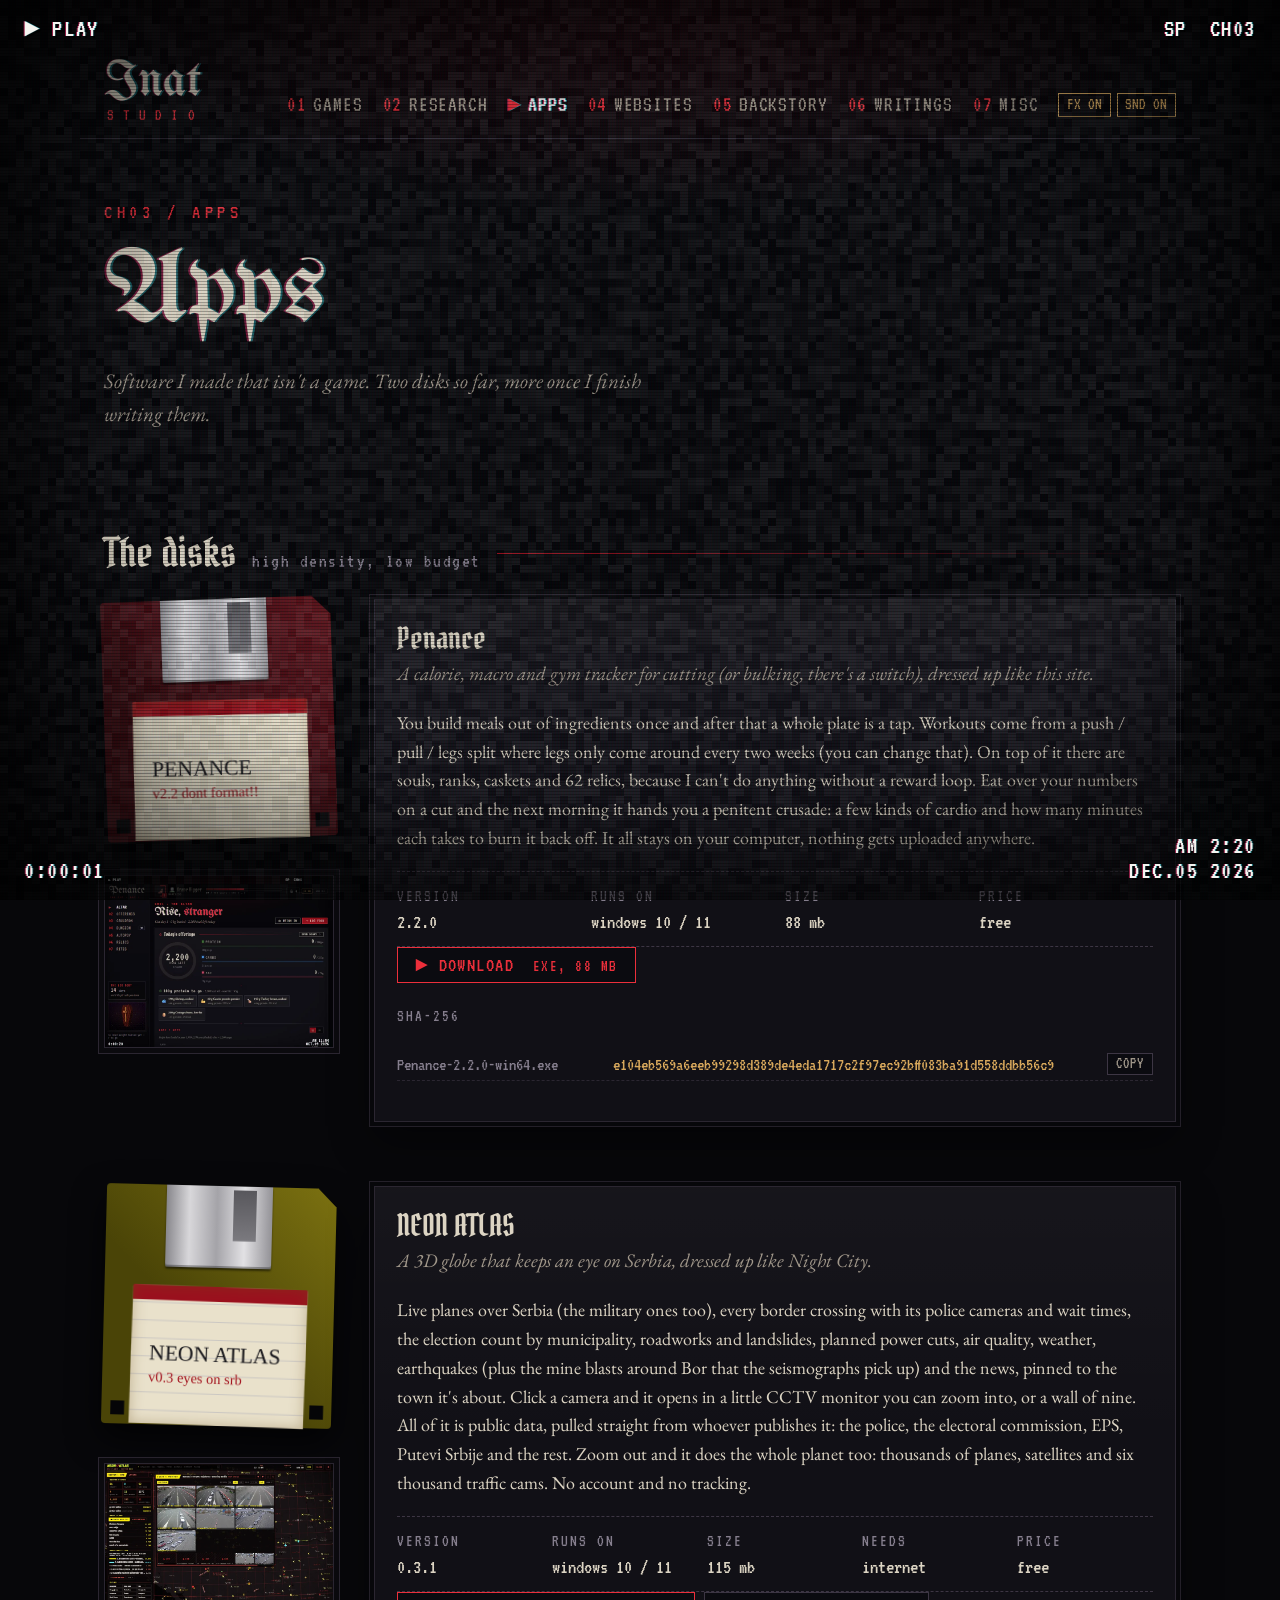
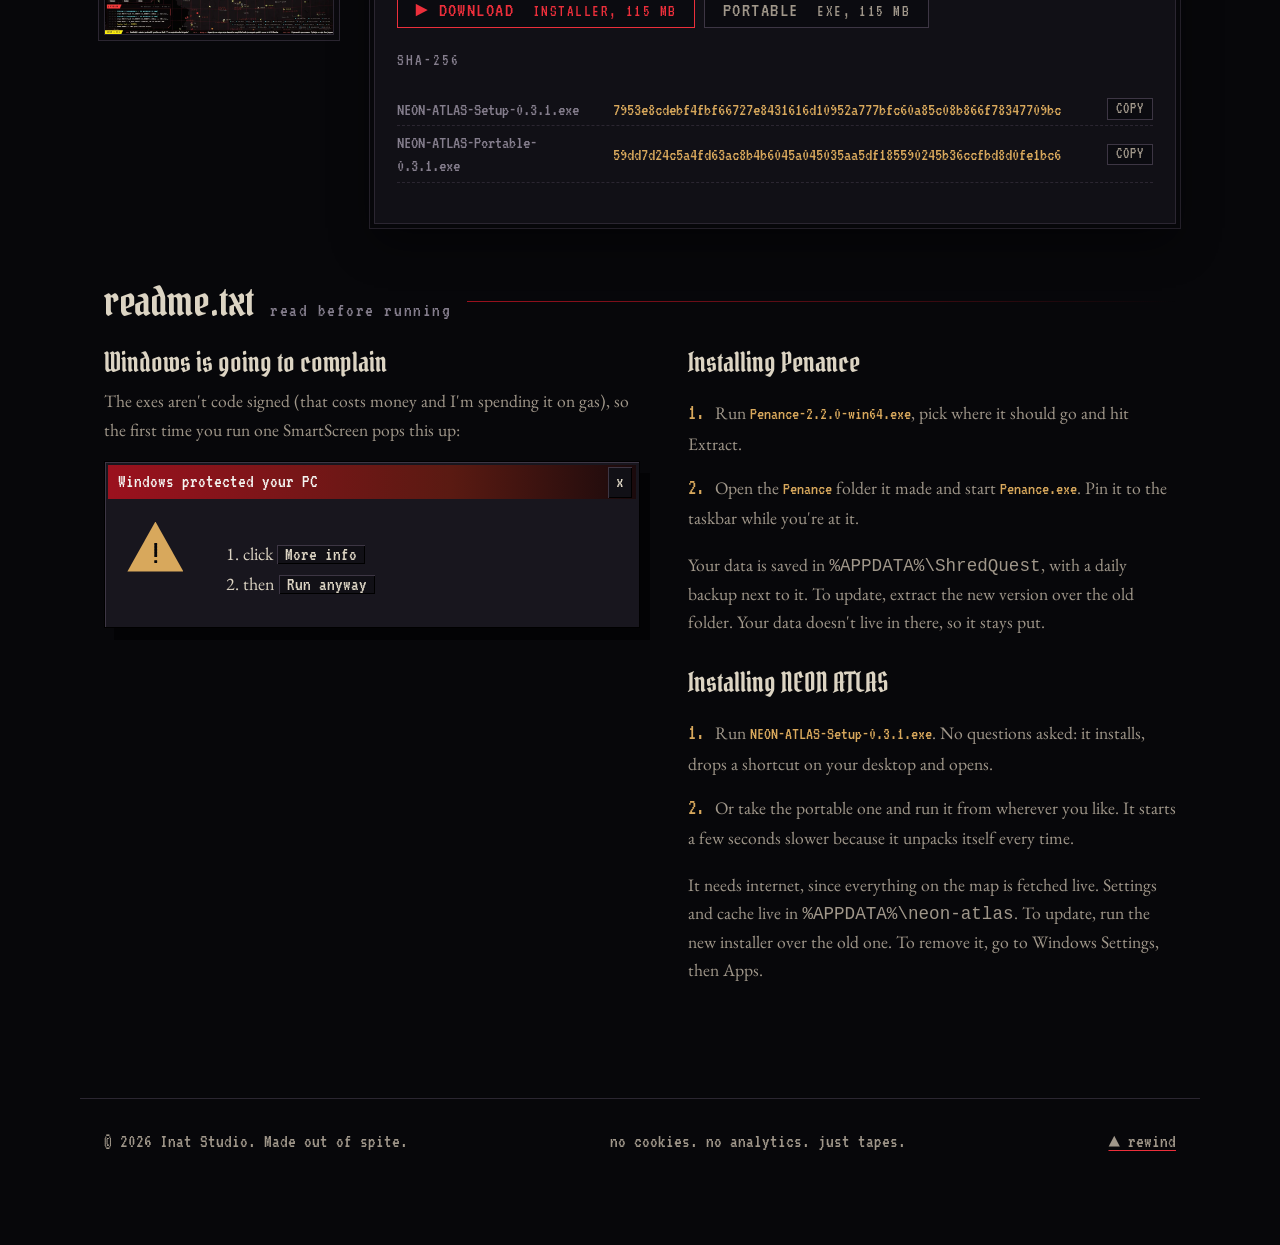
<file: apps.html>
<!doctype html>
<html lang="en">
<head>
  <meta charset="utf-8">
  <meta name="viewport" content="width=device-width, initial-scale=1">
  <title>Apps | Inat Studio</title>
  <meta name="description" content="Apps and tools by Inat Studio: Penance, a calorie and gym tracker, and NEON ATLAS, a live 3D map of Serbia.">
  <meta name="theme-color" content="#07070a">
  <meta property="og:type" content="website">
  <meta property="og:title" content="Apps | Inat Studio">
  <meta property="og:description" content="Software that isn't a game: Penance, a calorie and gym tracker, and NEON ATLAS, a live 3D map of Serbia.">
  <meta property="og:image" content="https://petardeveloper.github.io/img/og.png">
  <meta name="twitter:card" content="summary_large_image">
  <link rel="icon" href="favicon.svg" type="image/svg+xml">
  <link rel="preconnect" href="https://fonts.googleapis.com">
  <link rel="preconnect" href="https://fonts.gstatic.com" crossorigin>
  <link rel="stylesheet" href="https://fonts.googleapis.com/css2?family=EB+Garamond:ital,wght@0,400;0,600;1,400&family=Permanent+Marker&family=Pirata+One&family=UnifrakturMaguntia&family=VT323&display=swap">
  <link rel="stylesheet" href="css/style.css">
  <script>
    (function (d) { d.classList.add('js'); try { var fx = localStorage.getItem('inat-fx'); if (fx === 'off' || (!fx && window.matchMedia && matchMedia('(prefers-reduced-motion: reduce)').matches)) d.classList.add('no-fx'); } catch (e) {} })(document.documentElement);
  </script>
  <script src="js/main.js" defer></script>
</head>
<body data-ch="03">

<a class="skip" href="#main">skip to content</a>

<header class="top" id="top">
  <a class="brand" href="index.html" data-ch="00">Inat<small>studio</small></a>
  <button class="menu-btn" type="button" aria-expanded="false" aria-controls="menu">menu</button>
  <nav class="menu" id="menu" aria-label="Main">
    <a href="games.html" data-ch="01">games</a>
    <a href="research.html" data-ch="02">research</a>
    <a href="apps.html" data-ch="03" aria-current="page">apps</a>
    <a href="websites.html" data-ch="04">websites</a>
    <a href="backstory.html" data-ch="05">backstory</a>
    <a href="writings.html" data-ch="06">writings</a>
    <a href="misc.html" data-ch="07">misc</a>
    <span class="knobs">
      <button type="button" data-toggle="fx" aria-pressed="true">fx on</button>
      <button type="button" data-toggle="snd" aria-pressed="true">snd on</button>
    </span>
  </nav>
</header>

<main id="main" class="wrap">

  <div class="page-head">
    <p class="ch-label">ch03 / apps</p>
    <h1 class="goth glitch" data-text="Apps">Apps</h1>
    <p class="lede">Software I made that isn't a game. Two disks so far, more once I finish writing them.</p>
  </div>

  <section aria-labelledby="disks-h">
    <h2 class="shelf-title" id="disks-h">The disks <span class="count">high density, low budget</span></h2>

    <article class="app" aria-labelledby="app-penance-h">
      <div class="app-media">
        <div class="floppy floppy--red" aria-hidden="true">
          <span class="floppy-shutter"></span>
          <span class="floppy-label">
            <span class="floppy-title">penance</span>
            <span class="floppy-scribble">v2.2 dont format!!</span>
          </span>
        </div>
        <div class="app-shot">
          <img src="img/apps/penance.webp" alt="Penance's home screen: 2,200 kcal left today, protein, carbs and fat bars, a few high protein food suggestions and the spinning coffin in the corner" width="800" height="600" loading="lazy">
        </div>
      </div>

      <div class="card">
        <h3 id="app-penance-h">Penance</h3>
        <p class="app-line">A calorie, macro and gym tracker for cutting (or bulking, there's a switch), dressed up like this site.</p>
        <p>You build meals out of ingredients once and after that a whole plate is a tap. Workouts come from a push / pull / legs split where legs only come around every two weeks (you can change that). On top of it there are souls, ranks, caskets and 62 relics, because I can't do anything without a reward loop. Eat over your numbers on a cut and the next morning it hands you a penitent crusade: a few kinds of cardio and how many minutes each takes to burn it back off. It all stays on your computer, nothing gets uploaded anywhere.</p>
        <dl class="app-specs">
          <div><dt>version</dt><dd>2.2.0</dd></div>
          <div><dt>runs on</dt><dd>windows 10 / 11</dd></div>
          <div><dt>size</dt><dd>88 mb</dd></div>
          <div><dt>price</dt><dd>free</dd></div>
        </dl>
        <div class="btns">
          <a class="btn btn--blood" href="files/apps/Penance-2.2.0-win64.exe" download><span aria-hidden="true">&#9658;</span> download<span class="sr-only"> Penance for Windows</span> <small>exe, 88 mb</small></a>
        </div>
        <p class="app-label">sha-256</p>
        <ul class="sums">
          <li><span>Penance-2.2.0-win64.exe</span><code id="sum-penance">e104eb569a6eeb99298d389de4eda1717c2f97ec92bff083ba91d558ddbb56c9</code><button type="button" class="btn btn--ghost" data-copy="#sum-penance">copy<span class="sr-only"> the checksum</span></button></li>
        </ul>
      </div>
    </article>

    <article class="app" aria-labelledby="app-atlas-h">
      <div class="app-media">
        <div class="floppy floppy--yellow" aria-hidden="true">
          <span class="floppy-shutter"></span>
          <span class="floppy-label">
            <span class="floppy-title">neon atlas</span>
            <span class="floppy-scribble">v0.3 eyes on srb</span>
          </span>
        </div>
        <div class="app-shot">
          <img src="img/apps/neon-atlas.webp" alt="NEON ATLAS zoomed in on Serbia: a black and red map with live planes, the sector panel with flight counts and election results on the left, and a CCTV monitor showing a wall of live camera feeds from the Batrovci border crossing" width="800" height="600" loading="lazy">
        </div>
      </div>

      <div class="card">
        <h3 id="app-atlas-h">NEON ATLAS</h3>
        <p class="app-line">A 3D globe that keeps an eye on Serbia, dressed up like Night City.</p>
        <p>Live planes over Serbia (the military ones too), every border crossing with its police cameras and wait times, the election count by municipality, roadworks and landslides, planned power cuts, air quality, weather, earthquakes (plus the mine blasts around Bor that the seismographs pick up) and the news, pinned to the town it's about. Click a camera and it opens in a little CCTV monitor you can zoom into, or a wall of nine. All of it is public data, pulled straight from whoever publishes it: the police, the electoral commission, EPS, Putevi Srbije and the rest. Zoom out and it does the whole planet too: thousands of planes, satellites and six thousand traffic cams. No account and no tracking.</p>
        <dl class="app-specs">
          <div><dt>version</dt><dd>0.3.1</dd></div>
          <div><dt>runs on</dt><dd>windows 10 / 11</dd></div>
          <div><dt>size</dt><dd>115 mb</dd></div>
          <div><dt>needs</dt><dd>internet</dd></div>
          <div><dt>price</dt><dd>free</dd></div>
        </dl>
        <div class="btns">
          <a class="btn btn--blood" href="https://github.com/petardeveloper/petardeveloper.github.io/releases/download/neon-atlas-v0.3.1/NEON-ATLAS-Setup-0.3.1.exe"><span aria-hidden="true">&#9658;</span> download<span class="sr-only"> NEON ATLAS installer for Windows</span> <small>installer, 115 mb</small></a>
          <a class="btn btn--ghost" href="https://github.com/petardeveloper/petardeveloper.github.io/releases/download/neon-atlas-v0.3.1/NEON-ATLAS-Portable-0.3.1.exe">portable<span class="sr-only"> NEON ATLAS for Windows, no install</span> <small>exe, 115 mb</small></a>
        </div>
        <p class="app-label">sha-256</p>
        <ul class="sums">
          <li><span>NEON-ATLAS-Setup-0.3.1.exe</span><code id="sum-atlas-setup">7953e8cdebf4fbf66727e8431616d10952a777bfc60a85c08b866f78347709bc</code><button type="button" class="btn btn--ghost" data-copy="#sum-atlas-setup">copy<span class="sr-only"> the checksum</span></button></li>
          <li><span>NEON-ATLAS-Portable-0.3.1.exe</span><code id="sum-atlas-portable">59dd7d24c5a4fd63ac8b4b6045a045035aa5df185590245b36ccfbd8d0fe1bc6</code><button type="button" class="btn btn--ghost" data-copy="#sum-atlas-portable">copy<span class="sr-only"> the checksum</span></button></li>
        </ul>
      </div>
    </article>

  </section>

  <section aria-labelledby="readme-h">
    <h2 class="shelf-title" id="readme-h">readme.txt <span class="count">read before running</span></h2>
    <div class="readme">
      <div>
        <h3>Windows is going to complain</h3>
        <p>The exes aren't code signed (that costs money and I'm spending it on gas), so the first time you run one SmartScreen pops this up:</p>
        <div class="dlg" role="img" aria-label="The Windows protected your PC dialog. Click More info, then Run anyway.">
          <div class="dlg-bar"><span>Windows protected your PC</span><span class="dlg-x" aria-hidden="true">x</span></div>
          <div class="dlg-body">
            <span class="dlg-icon" aria-hidden="true">!</span>
            <ol class="dlg-steps">
              <li>click <kbd>More info</kbd></li>
              <li>then <kbd>Run anyway</kbd></li>
            </ol>
          </div>
        </div>
      </div>
      <div class="readme-side">
        <h3>Installing Penance</h3>
        <ul class="readme-os">
          <li><b>1.</b> Run <code>Penance-2.2.0-win64.exe</code>, pick where it should go and hit Extract.</li>
          <li><b>2.</b> Open the <code>Penance</code> folder it made and start <code>Penance.exe</code>. Pin it to the taskbar while you're at it.</li>
        </ul>
        <p>Your data is saved in <code>%APPDATA%\ShredQuest</code>, with a daily backup next to it. To update, extract the new version over the old folder. Your data doesn't live in there, so it stays put.</p>
        <h3>Installing NEON ATLAS</h3>
        <ul class="readme-os">
          <li><b>1.</b> Run <code>NEON-ATLAS-Setup-0.3.1.exe</code>. No questions asked: it installs, drops a shortcut on your desktop and opens.</li>
          <li><b>2.</b> Or take the portable one and run it from wherever you like. It starts a few seconds slower because it unpacks itself every time.</li>
        </ul>
        <p>It needs internet, since everything on the map is fetched live. Settings and cache live in <code>%APPDATA%\neon-atlas</code>. To update, run the new installer over the old one. To remove it, go to Windows Settings, then Apps.</p>
      </div>
    </div>
  </section>

</main>

<footer class="foot">
  <p>&copy; <span data-year>2026</span> Inat Studio. Made out of spite.</p>
  <p>no cookies. no analytics. just tapes.</p>
  <p><a href="#top"><span aria-hidden="true">&#9650;</span> rewind</a></p>
</footer>

</body>
</html>
</file>
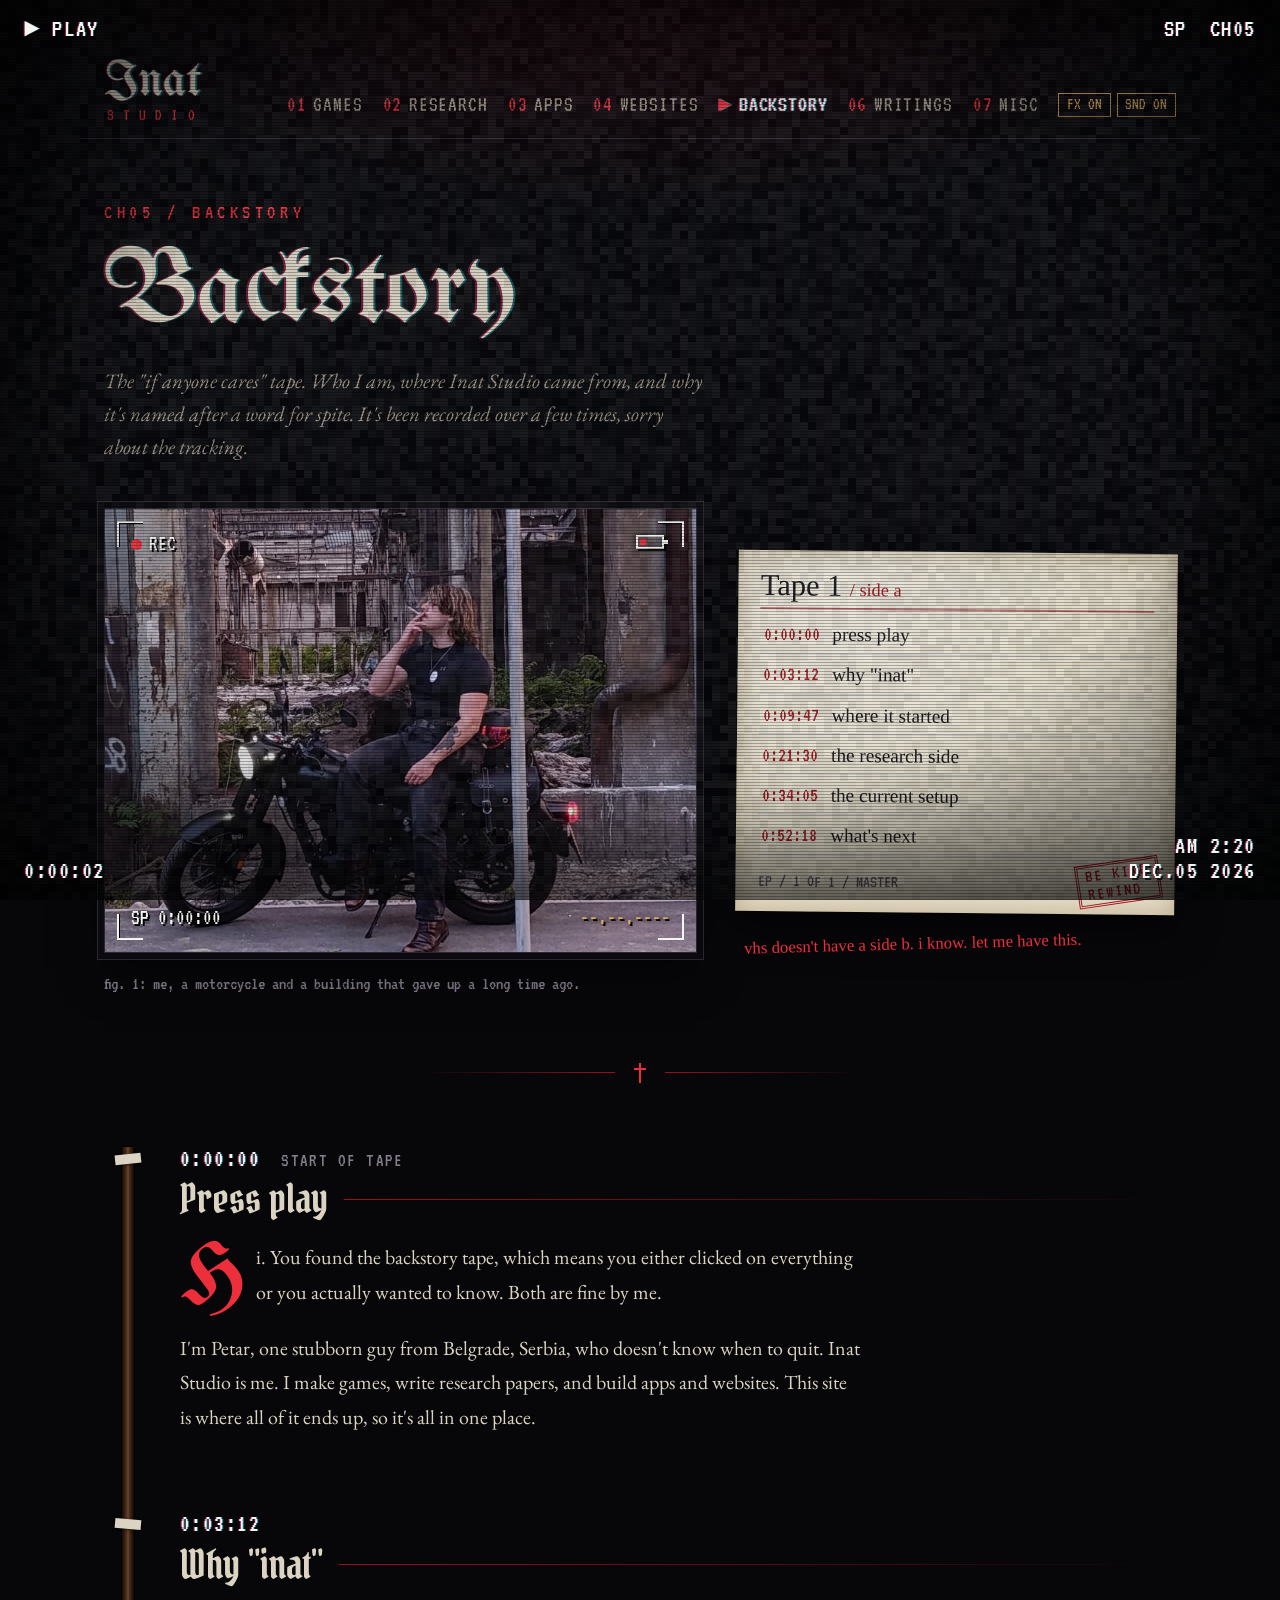
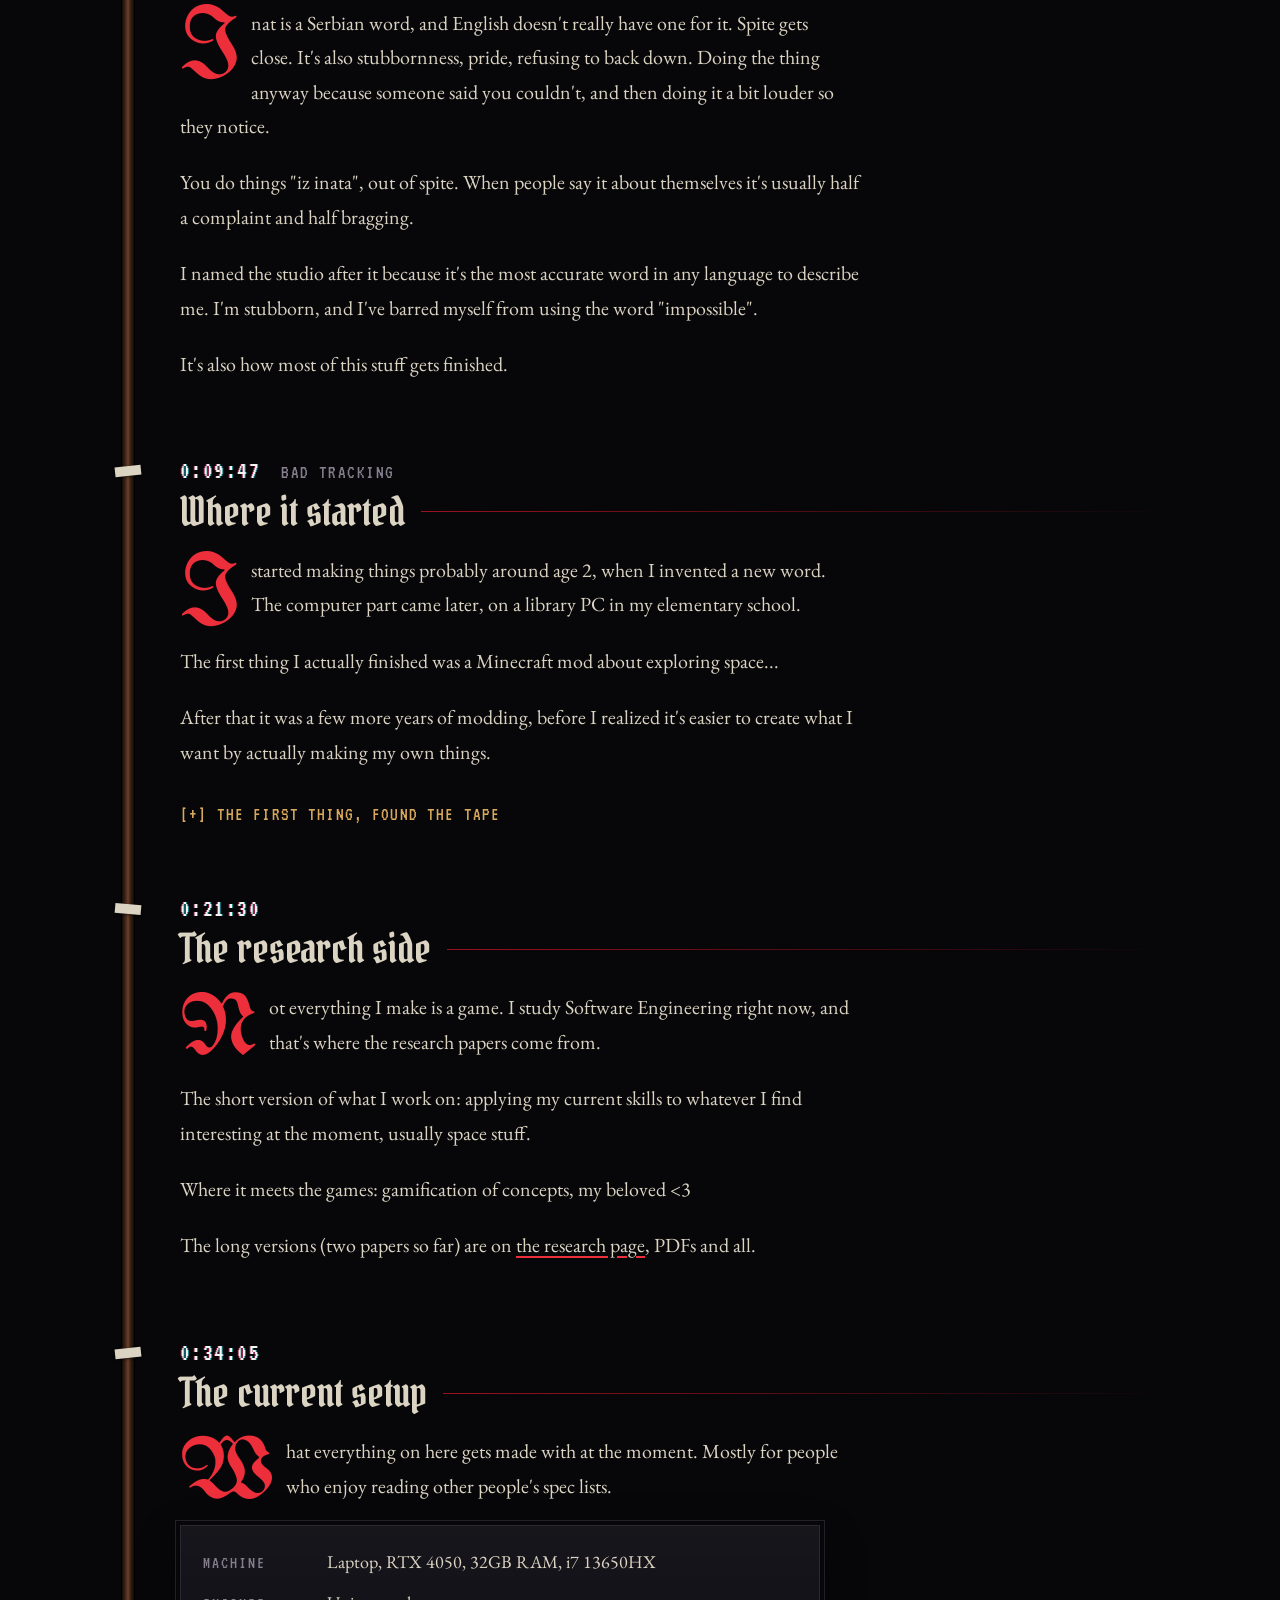
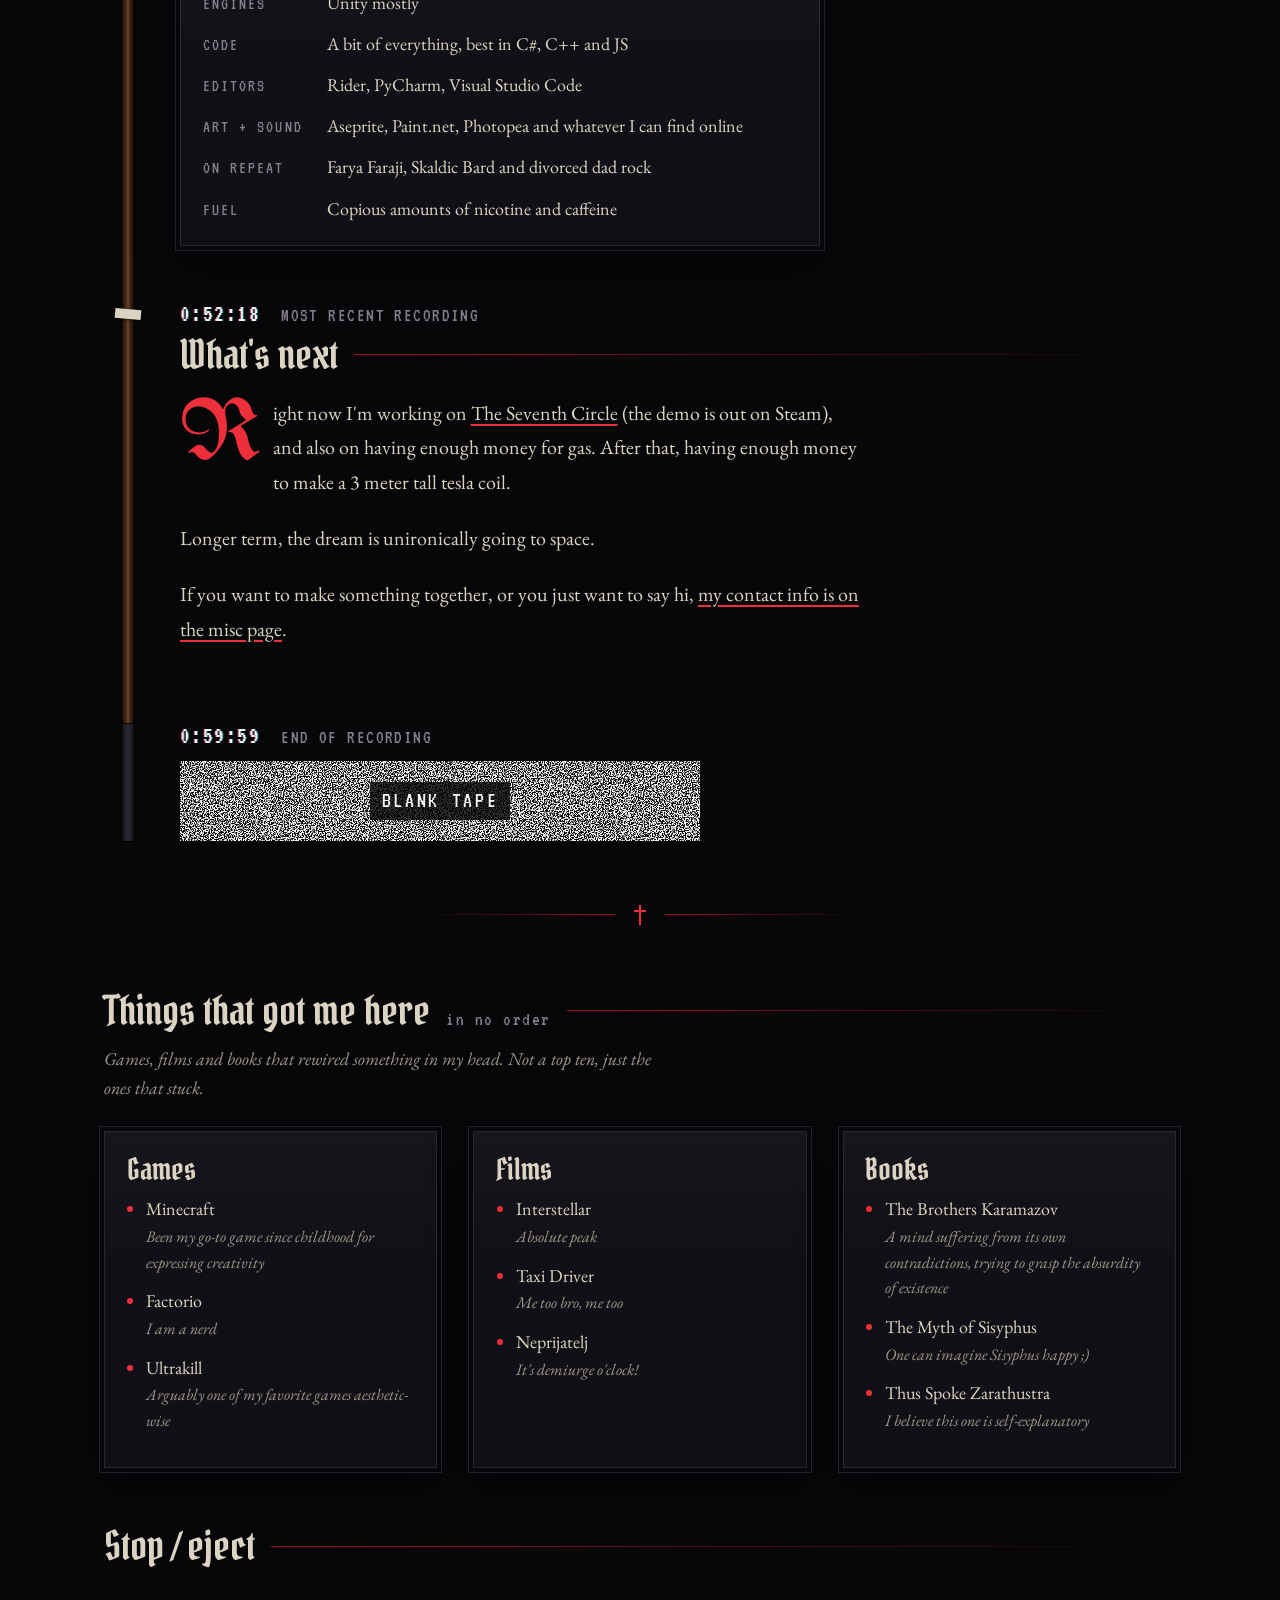
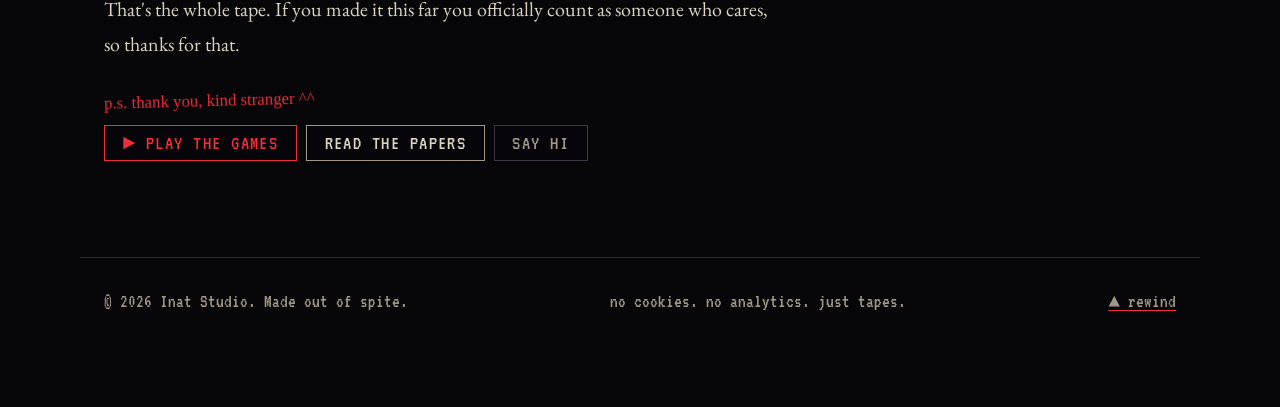
<file: backstory.html>
<!doctype html>
<html lang="en">
<head>
  <meta charset="utf-8">
  <meta name="viewport" content="width=device-width, initial-scale=1">
  <title>Backstory | Inat Studio</title>
  <meta name="description" content="Backstory. Who is behind Inat Studio, where it started, and why it is named after the Serbian word for spite and stubbornness.">
  <meta name="theme-color" content="#07070a">
  <meta property="og:type" content="website">
  <meta property="og:title" content="Backstory | Inat Studio">
  <meta property="og:description" content="The &quot;if anyone cares&quot; tape. Where Inat Studio came from and why it's named after spite and stubbornness.">
  <meta property="og:image" content="https://petardeveloper.github.io/img/og.png">
  <meta name="twitter:card" content="summary_large_image">
  <link rel="icon" href="favicon.svg" type="image/svg+xml">
  <link rel="preconnect" href="https://fonts.googleapis.com">
  <link rel="preconnect" href="https://fonts.gstatic.com" crossorigin>
  <link rel="stylesheet" href="https://fonts.googleapis.com/css2?family=EB+Garamond:ital,wght@0,400;0,600;1,400&family=Permanent+Marker&family=Pirata+One&family=UnifrakturMaguntia&family=VT323&display=swap">
  <link rel="stylesheet" href="css/style.css">
  <script>
    (function (d) { d.classList.add('js'); try { var fx = localStorage.getItem('inat-fx'); if (fx === 'off' || (!fx && window.matchMedia && matchMedia('(prefers-reduced-motion: reduce)').matches)) d.classList.add('no-fx'); } catch (e) {} })(document.documentElement);
  </script>
  <script src="js/main.js" defer></script>
</head>
<body data-ch="05">

<a class="skip" href="#main">skip to content</a>

<header class="top" id="top">
  <a class="brand" href="index.html" data-ch="00">Inat<small>studio</small></a>
  <button class="menu-btn" type="button" aria-expanded="false" aria-controls="menu">menu</button>
  <nav class="menu" id="menu" aria-label="Main">
    <a href="games.html" data-ch="01">games</a>
    <a href="research.html" data-ch="02">research</a>
    <a href="apps.html" data-ch="03">apps</a>
    <a href="websites.html" data-ch="04">websites</a>
    <a href="backstory.html" data-ch="05" aria-current="page">backstory</a>
    <a href="writings.html" data-ch="06">writings</a>
    <a href="misc.html" data-ch="07">misc</a>
    <span class="knobs">
      <button type="button" data-toggle="fx" aria-pressed="true">fx on</button>
      <button type="button" data-toggle="snd" aria-pressed="true">snd on</button>
    </span>
  </nav>
</header>

<main id="main" class="wrap">

  <div class="page-head">
    <p class="ch-label">ch05 / backstory</p>
    <h1 class="goth glitch" data-text="Backstory">Backstory</h1>
    <p class="lede">The "if anyone cares" tape. Who I am, where Inat Studio came from, and why it's named after a word for spite. It's been recorded over a few times, sorry about the tracking.</p>
  </div>

  <div class="found">

    <figure class="cam">
      <div class="cam-view">
        <img src="img/backstory/me.webp" alt="Petar sitting on a black motorcycle with a cigarette, in front of a crumbling old factory hall" width="798" height="801" style="object-position: 50% 62%">
        <div class="cam-osd" aria-hidden="true">
          <span class="cam-rec">REC</span>
          <span class="cam-batt"></span>
          <span class="cam-tc">SP 0:00:00</span>
          <span class="cam-date">--.--.----</span>
        </div>
      </div>
      <figcaption>fig. 1: me, a motorcycle and a building that gave up a long time ago.</figcaption>
    </figure>

    <div>
      <nav class="jcard" aria-labelledby="index-h">
        <h2 class="jcard-title" id="index-h">Tape 1 <span>/ side a</span></h2>
        <ol class="jcard-list">
          <li><a href="#press-play"><span class="jcard-tc">0:00:00</span> <span class="jcard-name">press play</span></a></li>
          <li><a href="#why-inat"><span class="jcard-tc">0:03:12</span> <span class="jcard-name">why "inat"</span></a></li>
          <li><a href="#where-it-started"><span class="jcard-tc">0:09:47</span> <span class="jcard-name">where it started</span></a></li>
          <li><a href="#research-side"><span class="jcard-tc">0:21:30</span> <span class="jcard-name">the research side</span></a></li>
          <li><a href="#setup"><span class="jcard-tc">0:34:05</span> <span class="jcard-name">the current setup</span></a></li>
          <li><a href="#whats-next"><span class="jcard-tc">0:52:18</span> <span class="jcard-name">what's next</span></a></li>
        </ol>
        <p class="jcard-foot">ep / 1 of 1 / master</p>
        <span class="stamp" aria-hidden="true">be kind<br>rewind</span>
      </nav>
      <p class="note">vhs doesn't have a side b. i know. let me have this.</p>
    </div>

  </div>

  <div class="rule"><span></span></div>

  <div class="reel">

    <section class="chapter" id="press-play" aria-labelledby="press-play-h">
      <p class="tc">0:00:00 <span>start of tape</span></p>
      <h2 class="shelf-title" id="press-play-h">Press play</h2>
      <div class="prose dropcap">
        <p>Hi. You found the backstory tape, which means you either clicked on everything or you actually wanted to know. Both are fine by me.</p>
        <p>I'm Petar, one stubborn guy from Belgrade, Serbia, who doesn't know when to quit. Inat Studio is me. I make games, write research papers, and build apps and websites. This site is where all of it ends up, so it's all in one place.</p>
      </div>
    </section>

    <section class="chapter" id="why-inat" aria-labelledby="why-inat-h">
      <p class="tc">0:03:12</p>
      <h2 class="shelf-title" id="why-inat-h">Why "inat"</h2>
      <div class="prose dropcap">
        <p>Inat is a Serbian word, and English doesn't really have one for it. Spite gets close. It's also stubbornness, pride, refusing to back down. Doing the thing anyway because someone said you couldn't, and then doing it a bit louder so they notice.</p>
        <p>You do things "iz inata", out of spite. When people say it about themselves it's usually half a complaint and half bragging.</p>
        <p>I named the studio after it because it's the most accurate word in any language to describe me. I'm stubborn, and I've barred myself from using the word "impossible".</p>
        <p>It's also how most of this stuff gets finished.</p>
      </div>
    </section>

    <section class="chapter" id="where-it-started" aria-labelledby="started-h">
      <p class="tc">0:09:47 <span>bad tracking</span></p>
      <h2 class="shelf-title" id="started-h"><span class="glitch" data-text="Where it started">Where it started</span></h2>
      <div class="prose dropcap">
        <p>I started making things probably around age 2, when I invented a new word. The computer part came later, on a library PC in my elementary school.</p>
        <p>The first thing I actually finished was a Minecraft mod about exploring space...</p>
        <p>After that it was a few more years of modding, before I realized it's easier to create what I want by actually making my own things.</p>
      </div>

      <details class="fold">
        <summary>the first thing, found the tape</summary>
        <figure class="first-shot">
          <img src="img/games/mod.png" alt="Screenshot of the Minecraft space mod: an orange, Mars-like landscape under an orange sky, with six &quot;Marster&quot; boss health bars stacked at the top of the screen." width="816" height="741" loading="lazy">
          <figcaption>the Minecraft space mod. be nice.</figcaption>
        </figure>
      </details>
    </section>

    <section class="chapter" id="research-side" aria-labelledby="research-side-h">
      <p class="tc">0:21:30</p>
      <h2 class="shelf-title" id="research-side-h">The research side</h2>
      <div class="prose dropcap">
        <p>Not everything I make is a game. I study Software Engineering right now, and that's where the research papers come from.</p>
        <p>The short version of what I work on: applying my current skills to whatever I find interesting at the moment, usually space stuff.</p>
        <p>Where it meets the games: gamification of concepts, my beloved &lt;3</p>
        <p>The long versions (two papers so far) are on <a href="research.html" data-ch="02">the research page</a>, PDFs and all.</p>
      </div>
    </section>

    <section class="chapter" id="setup" aria-labelledby="setup-h">
      <p class="tc">0:34:05</p>
      <h2 class="shelf-title" id="setup-h">The current setup</h2>
      <div class="prose dropcap">
        <p>What everything on here gets made with at the moment. Mostly for people who enjoy reading other people's spec lists.</p>
      </div>
      <div class="card now-card setup">
        <dl>
          <dt>machine</dt>
          <dd>Laptop, RTX 4050, 32GB RAM, i7 13650HX</dd>
          <dt>engines</dt>
          <dd>Unity mostly</dd>
          <dt>code</dt>
          <dd>A bit of everything, best in C#, C++ and JS</dd>
          <dt>editors</dt>
          <dd>Rider, PyCharm, Visual Studio Code</dd>
          <dt>art + sound</dt>
          <dd>Aseprite, Paint.net, Photopea and whatever I can find online</dd>
          <dt>on repeat</dt>
          <dd>Farya Faraji, Skaldic Bard and divorced dad rock</dd>
          <dt>fuel</dt>
          <dd>Copious amounts of nicotine and caffeine</dd>
        </dl>
      </div>
    </section>

    <section class="chapter" id="whats-next" aria-labelledby="whats-next-h">
      <p class="tc">0:52:18 <span>most recent recording</span></p>
      <h2 class="shelf-title" id="whats-next-h">What's next</h2>
      <div class="prose dropcap">
        <p>Right now I'm working on <a href="https://store.steampowered.com/app/5175890/The_Seventh_Circle/" rel="noopener">The Seventh Circle</a> (the demo is out on Steam), and also on having enough money for gas. After that, having enough money to make a 3 meter tall tesla coil.</p>
        <p>Longer term, the dream is unironically going to space.</p>
        <p>If you want to make something together, or you just want to say hi, <a href="misc.html" data-ch="07">my contact info is on the misc page</a>.</p>
      </div>
    </section>

    <div class="tape-end">
      <p class="tc">0:59:59 <span>end of recording</span></p>
      <div class="nosignal" data-label="blank tape"></div>
    </div>

  </div>

  <div class="rule"><span></span></div>

  <section aria-labelledby="picks-h">
    <h2 class="shelf-title" id="picks-h">Things that got me here <span class="count">in no order</span></h2>
    <p class="shelf-note">Games, films and books that rewired something in my head. Not a top ten, just the ones that stuck.</p>

    <div class="shelf picks">

      <div class="card">
        <h3>Games</h3>
        <ul>
          <li>Minecraft <span>Been my go-to game since childhood for expressing creativity</span></li>
          <li>Factorio <span>I am a nerd</span></li>
          <li>Ultrakill <span>Arguably one of my favorite games aesthetic-wise</span></li>
        </ul>
      </div>

      <div class="card">
        <h3>Films</h3>
        <ul>
          <li>Interstellar <span>Absolute peak</span></li>
          <li>Taxi Driver <span>Me too bro, me too</span></li>
          <li>Neprijatelj <span>It's demiurge o'clock!</span></li>
        </ul>
      </div>

      <div class="card">
        <h3>Books</h3>
        <ul>
          <li>The Brothers Karamazov <span>A mind suffering from its own contradictions, trying to grasp the absurdity of existence</span></li>
          <li>The Myth of Sisyphus <span>One can imagine Sisyphus happy ;)</span></li>
          <li>Thus Spoke Zarathustra <span>I believe this one is self-explanatory</span></li>
        </ul>
      </div>

    </div>
  </section>

  <section aria-labelledby="bye-h">
    <h2 class="shelf-title" id="bye-h">Stop / eject</h2>
    <div class="prose">
      <p>That's the whole tape. If you made it this far you officially count as someone who cares, so thanks for that.</p>
      <p class="note">p.s. thank you, kind stranger ^^</p>
    </div>
    <div class="btns">
      <a class="btn btn--blood" href="games.html" data-ch="01"><span aria-hidden="true">&#9658;</span> play the games</a>
      <a class="btn" href="research.html" data-ch="02">read the papers</a>
      <a class="btn btn--ghost" href="misc.html" data-ch="07">say hi</a>
    </div>
  </section>

</main>

<footer class="foot">
  <p>&copy; <span data-year>2026</span> Inat Studio. Made out of spite.</p>
  <p>no cookies. no analytics. just tapes.</p>
  <p><a href="#top"><span aria-hidden="true">&#9650;</span> rewind</a></p>
</footer>

</body>
</html>
</file>
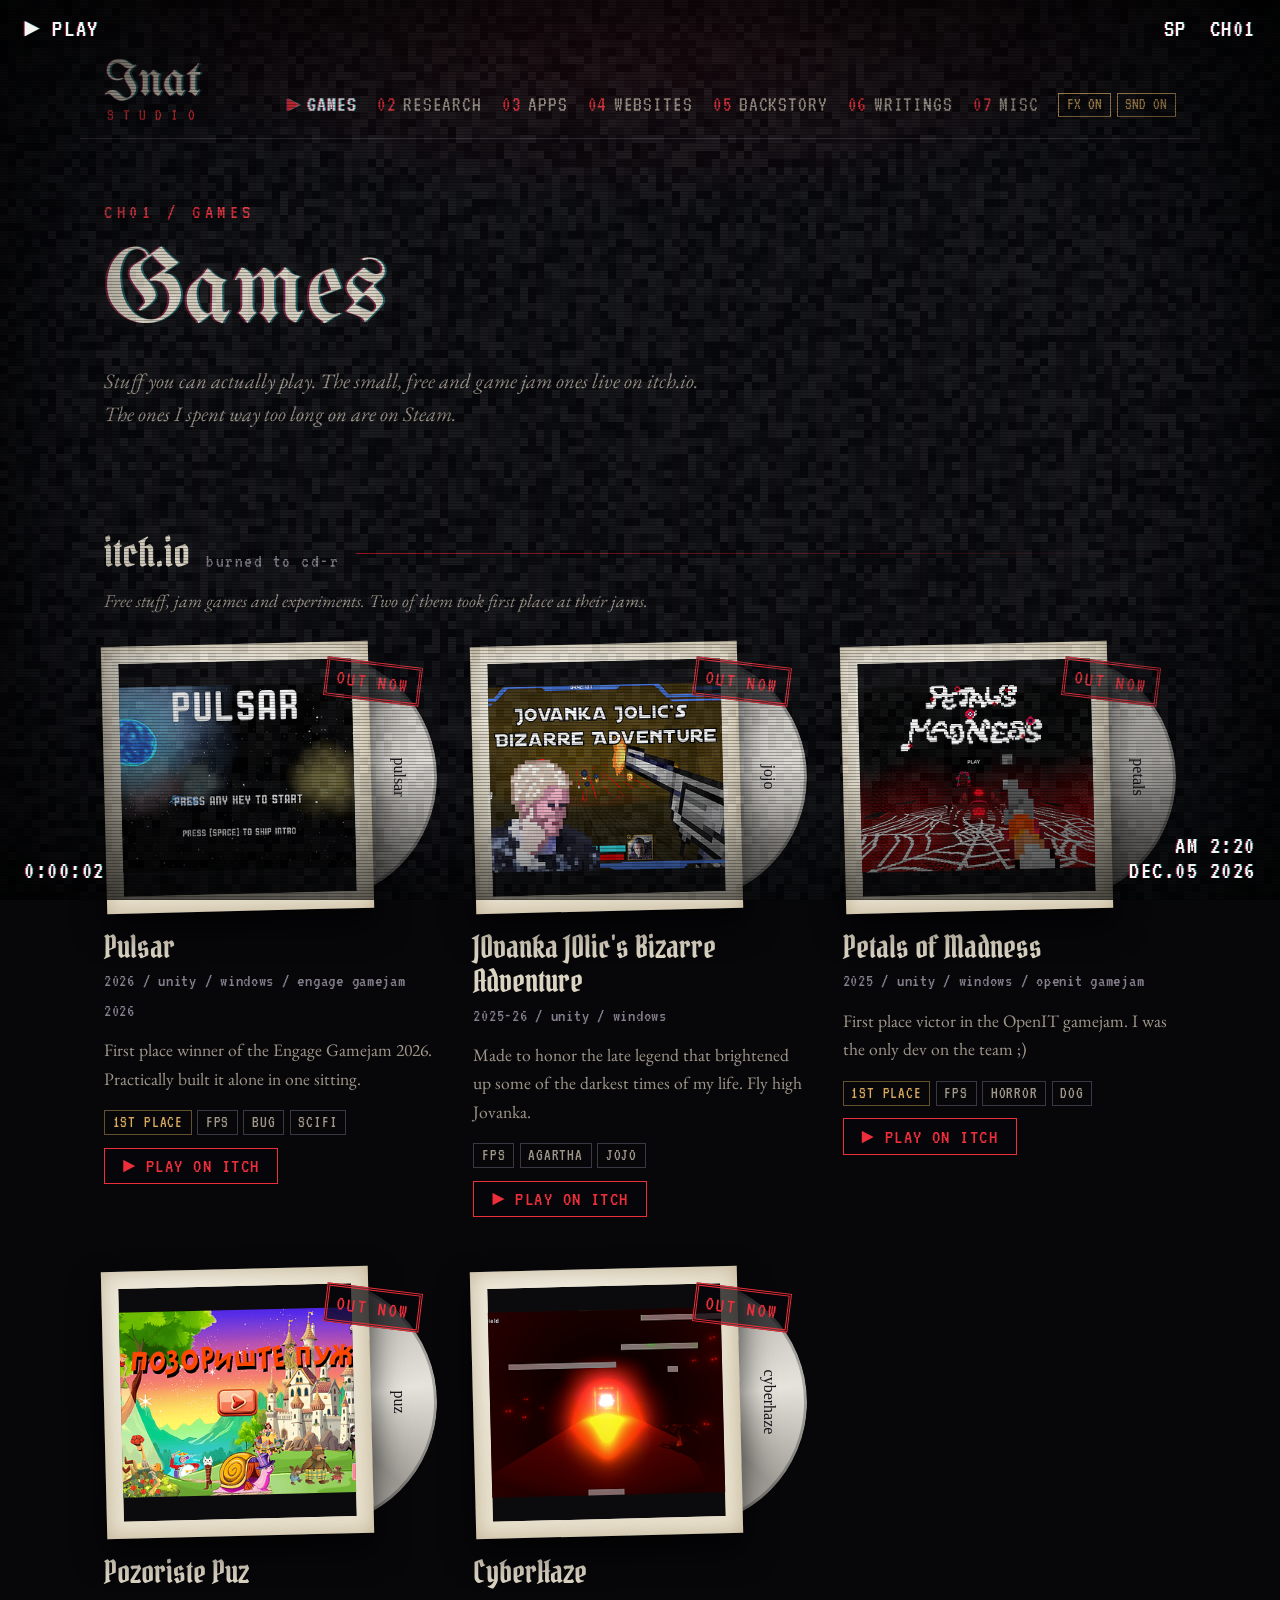
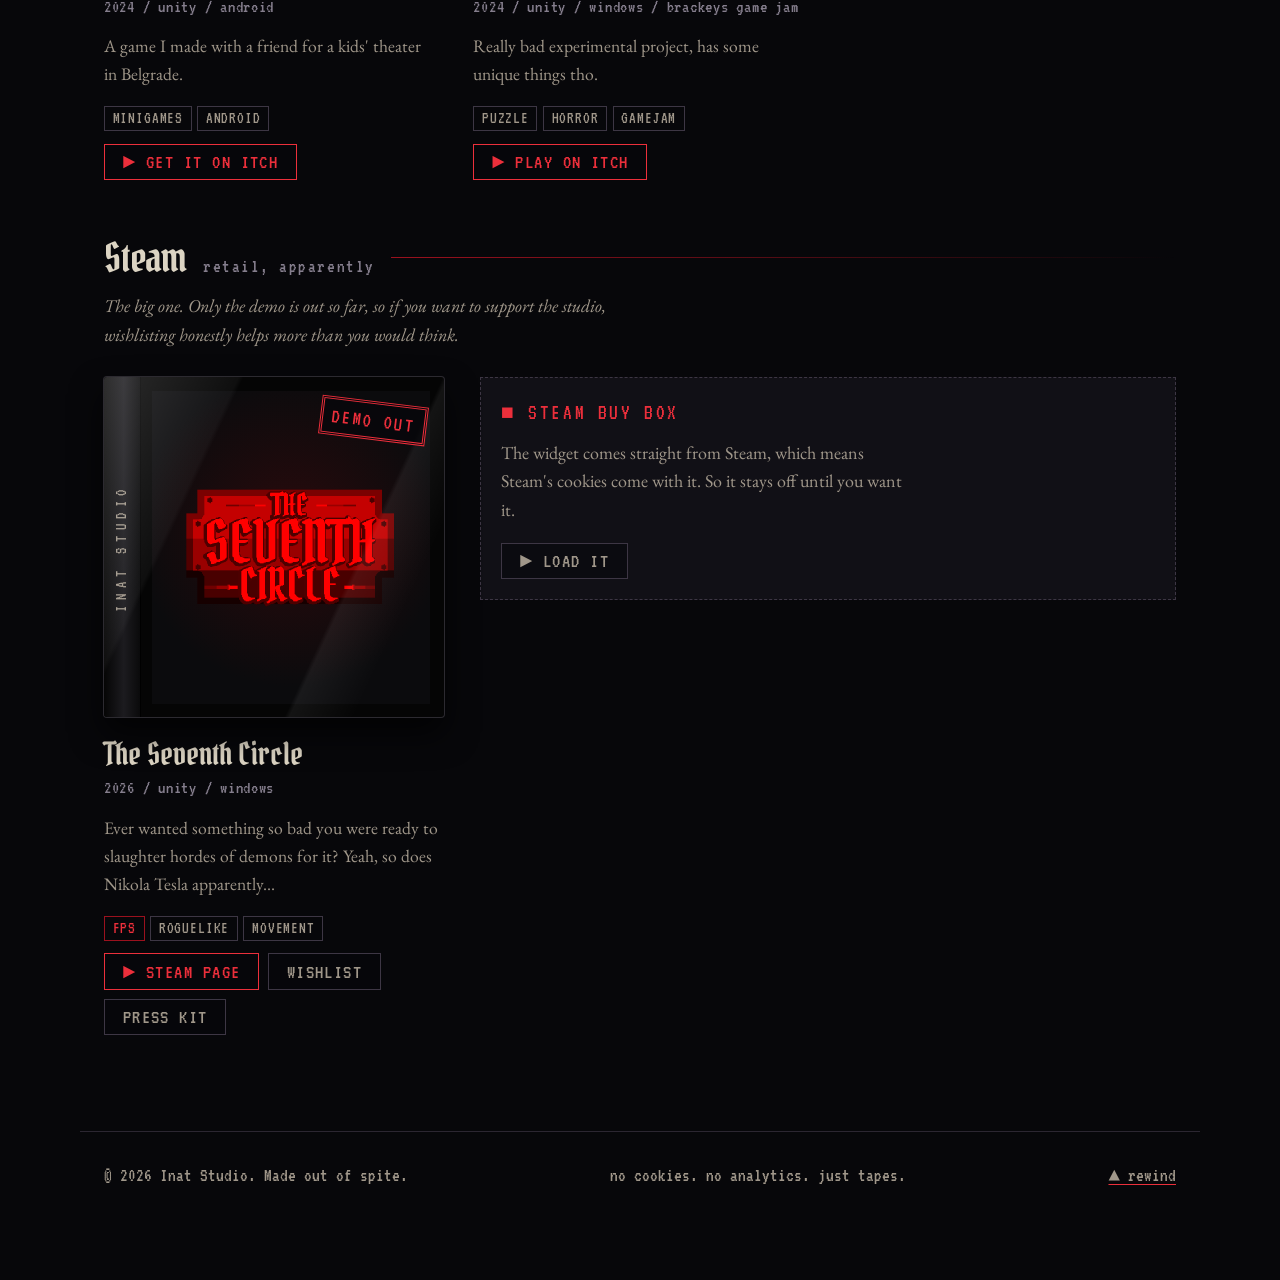
<file: games.html>
<!doctype html>
<html lang="en">
<head>
  <meta charset="utf-8">
  <meta name="viewport" content="width=device-width, initial-scale=1">
  <title>Games | Inat Studio</title>
  <meta name="description" content="Games by Inat Studio. Jam games and experiments on itch.io, The Seventh Circle on Steam.">
  <meta name="theme-color" content="#07070a">
  <meta property="og:type" content="website">
  <meta property="og:title" content="Games | Inat Studio">
  <meta property="og:description" content="Jam games and experiments on itch.io, The Seventh Circle on Steam.">
  <meta property="og:image" content="https://petardeveloper.github.io/img/og.png">
  <meta name="twitter:card" content="summary_large_image">
  <link rel="icon" href="favicon.svg" type="image/svg+xml">
  <link rel="preconnect" href="https://fonts.googleapis.com">
  <link rel="preconnect" href="https://fonts.gstatic.com" crossorigin>
  <link rel="stylesheet" href="https://fonts.googleapis.com/css2?family=EB+Garamond:ital,wght@0,400;0,600;1,400&family=Permanent+Marker&family=Pirata+One&family=UnifrakturMaguntia&family=VT323&display=swap">
  <link rel="stylesheet" href="css/style.css">
  <script>
    (function (d) { d.classList.add('js'); try { var fx = localStorage.getItem('inat-fx'); if (fx === 'off' || (!fx && window.matchMedia && matchMedia('(prefers-reduced-motion: reduce)').matches)) d.classList.add('no-fx'); } catch (e) {} })(document.documentElement);
  </script>
  <script src="js/main.js" defer></script>
</head>
<body data-ch="01">

<a class="skip" href="#main">skip to content</a>

<header class="top" id="top">
  <a class="brand" href="index.html" data-ch="00">Inat<small>studio</small></a>
  <button class="menu-btn" type="button" aria-expanded="false" aria-controls="menu">menu</button>
  <nav class="menu" id="menu" aria-label="Main">
    <a href="games.html" data-ch="01" aria-current="page">games</a>
    <a href="research.html" data-ch="02">research</a>
    <a href="apps.html" data-ch="03">apps</a>
    <a href="websites.html" data-ch="04">websites</a>
    <a href="backstory.html" data-ch="05">backstory</a>
    <a href="writings.html" data-ch="06">writings</a>
    <a href="misc.html" data-ch="07">misc</a>
    <span class="knobs">
      <button type="button" data-toggle="fx" aria-pressed="true">fx on</button>
      <button type="button" data-toggle="snd" aria-pressed="true">snd on</button>
    </span>
  </nav>
</header>

<main id="main" class="wrap">

  <div class="page-head">
    <p class="ch-label">ch01 / games</p>
    <h1 class="goth glitch" data-text="Games">Games</h1>
    <p class="lede">Stuff you can actually play. The small, free and game jam ones live on itch.io. The ones I spent way too long on are on Steam.</p>
  </div>

  <section aria-labelledby="itch-h">
    <h2 class="shelf-title" id="itch-h">itch.io <span class="count">burned to cd-r</span></h2>
    <p class="shelf-note">Free stuff, jam games and experiments. Two of them took first place at their jams.</p>

    <div class="shelf">

      <article class="game">
        <div class="cdr">
          <div class="sleeve">
            <img src="img/games/pulsar.png" alt="Cover art for Pulsar" width="315" height="250" loading="lazy">
          </div>
          <div class="disc" aria-hidden="true"><span class="disc-label">pulsar</span></div>
          <span class="stamp">out now</span>
        </div>
        <h3>Pulsar</h3>
        <p class="meta">2026 / unity / windows / engage gamejam 2026</p>
        <p class="blurb">First place winner of the Engage Gamejam 2026. Practically built it alone in one sitting.</p>
        <ul class="tags">
          <li class="tag tag--gold">1st place</li>
          <li class="tag">fps</li>
          <li class="tag">bug</li>
          <li class="tag">scifi</li>
        </ul>
        <div class="btns">
          <a class="btn btn--blood" href="https://petardev.itch.io/pulsar" rel="noopener"><span aria-hidden="true">&#9658;</span> play on itch<span class="sr-only">: Pulsar</span></a>
        </div>
      </article>

      <article class="game">
        <div class="cdr">
          <div class="sleeve">
            <img src="img/games/jojo.png" alt="Cover art for JOvanka JOlic's Bizarre Adventure" width="315" height="250" loading="lazy">
          </div>
          <div class="disc" aria-hidden="true"><span class="disc-label">jojo</span></div>
          <span class="stamp">out now</span>
        </div>
        <h3>JOvanka JOlic's Bizarre Adventure</h3>
        <p class="meta">2025-26 / unity / windows</p>
        <p class="blurb">Made to honor the late legend that brightened up some of the darkest times of my life. Fly high Jovanka.</p>
        <ul class="tags">
          <li class="tag">fps</li>
          <li class="tag">agartha</li>
          <li class="tag">jojo</li>
        </ul>
        <div class="btns">
          <a class="btn btn--blood" href="https://petardev.itch.io/jojo-jovanka" rel="noopener"><span aria-hidden="true">&#9658;</span> play on itch<span class="sr-only">: JOvanka JOlic's Bizarre Adventure</span></a>
        </div>
      </article>

      <article class="game">
        <div class="cdr">
          <div class="sleeve">
            <img src="img/games/petals.png" alt="Cover art for Petals of Madness" width="315" height="250" loading="lazy">
          </div>
          <div class="disc" aria-hidden="true"><span class="disc-label">petals</span></div>
          <span class="stamp">out now</span>
        </div>
        <h3>Petals of Madness</h3>
        <p class="meta">2025 / unity / windows / openit gamejam</p>
        <p class="blurb">First place victor in the OpenIT gamejam. I was the only dev on the team ;)</p>
        <ul class="tags">
          <li class="tag tag--gold">1st place</li>
          <li class="tag">fps</li>
          <li class="tag">horror</li>
          <li class="tag">dog</li>
        </ul>
        <div class="btns">
          <a class="btn btn--blood" href="https://petardev.itch.io/petals-of-madness" rel="noopener"><span aria-hidden="true">&#9658;</span> play on itch<span class="sr-only">: Petals of Madness</span></a>
        </div>
      </article>

      <article class="game">
        <div class="cdr">
          <div class="sleeve">
            <img src="img/games/puz.png" alt="Cover art for Pozoriste Puz" width="315" height="250" loading="lazy">
          </div>
          <div class="disc" aria-hidden="true"><span class="disc-label">puz</span></div>
          <span class="stamp">out now</span>
        </div>
        <h3>Pozoriste Puz</h3>
        <p class="meta">2024 / unity / android</p>
        <p class="blurb">A game I made with a friend for a kids' theater in Belgrade.</p>
        <ul class="tags">
          <li class="tag">minigames</li>
          <li class="tag">android</li>
        </ul>
        <div class="btns">
          <a class="btn btn--blood" href="https://petardev.itch.io/pozoriste-puz" rel="noopener"><span aria-hidden="true">&#9658;</span> get it on itch<span class="sr-only">: Pozoriste Puz</span></a>
        </div>
      </article>

      <article class="game">
        <div class="cdr">
          <div class="sleeve">
            <img src="img/games/cyberhaze.png" alt="Cover art for CyberHaze" width="315" height="250" loading="lazy">
          </div>
          <div class="disc" aria-hidden="true"><span class="disc-label">cyberhaze</span></div>
          <span class="stamp">out now</span>
        </div>
        <h3>CyberHaze</h3>
        <p class="meta">2024 / unity / windows / brackeys game jam</p>
        <p class="blurb">Really bad experimental project, has some unique things tho.</p>
        <ul class="tags">
          <li class="tag">puzzle</li>
          <li class="tag">horror</li>
          <li class="tag">gamejam</li>
        </ul>
        <div class="btns">
          <a class="btn btn--blood" href="https://petardev.itch.io/cyberhaze" rel="noopener"><span aria-hidden="true">&#9658;</span> play on itch<span class="sr-only">: CyberHaze</span></a>
        </div>
      </article>

    </div>
  </section>

  <section aria-labelledby="steam-h">
    <h2 class="shelf-title" id="steam-h">Steam <span class="count">retail, apparently</span></h2>
    <p class="shelf-note">The big one. Only the demo is out so far, so if you want to support the studio, wishlisting honestly helps more than you would think.</p>

    <div class="steam-row">

      <article class="game">
        <div class="case">
          <div class="case-spine" aria-hidden="true"><span>inat studio</span></div>
          <div class="case-art case-art--logo">
            <img src="img/games/liblogo.png" alt="The Seventh Circle logo" width="256" height="256" loading="lazy">
          </div>
          <span class="stamp">demo out</span>
        </div>
        <h3>The Seventh Circle</h3>
        <p class="meta">2026 / unity / windows</p>
        <p class="blurb">Ever wanted something so bad you were ready to slaughter hordes of demons for it? Yeah, so does Nikola Tesla apparently...</p>
        <ul class="tags">
          <li class="tag tag--hot">fps</li>
          <li class="tag">roguelike</li>
          <li class="tag">movement</li>
        </ul>
        <div class="btns">
          <a class="btn btn--blood" href="https://store.steampowered.com/app/5175890/The_Seventh_Circle/" rel="noopener"><span aria-hidden="true">&#9658;</span> steam page<span class="sr-only"> for The Seventh Circle</span></a>
          <a class="btn btn--ghost" href="https://store.steampowered.com/app/5175890/The_Seventh_Circle/" rel="noopener">wishlist<span class="sr-only"> The Seventh Circle</span></a>
          <a class="btn btn--ghost" href="seventh-circle/" data-ch="01">press kit<span class="sr-only"> for The Seventh Circle</span></a>
        </div>
      </article>

      <div class="steam-box" data-embed="https://store.steampowered.com/widget/5175890/" data-embed-title="The Seventh Circle on Steam">
        <p class="steam-box-head mono"><span aria-hidden="true">&#9632;</span> steam buy box</p>
        <p>The widget comes straight from Steam, which means Steam's cookies come with it. So it stays off until you want it.</p>
        <button type="button" class="btn btn--ghost" data-embed-load><span aria-hidden="true">&#9658;</span> load it</button>
      </div>

    </div>
  </section>

</main>

<footer class="foot">
  <p>&copy; <span data-year>2026</span> Inat Studio. Made out of spite.</p>
  <p>no cookies. no analytics. just tapes.</p>
  <p><a href="#top"><span aria-hidden="true">&#9650;</span> rewind</a></p>
</footer>

</body>
</html>
</file>
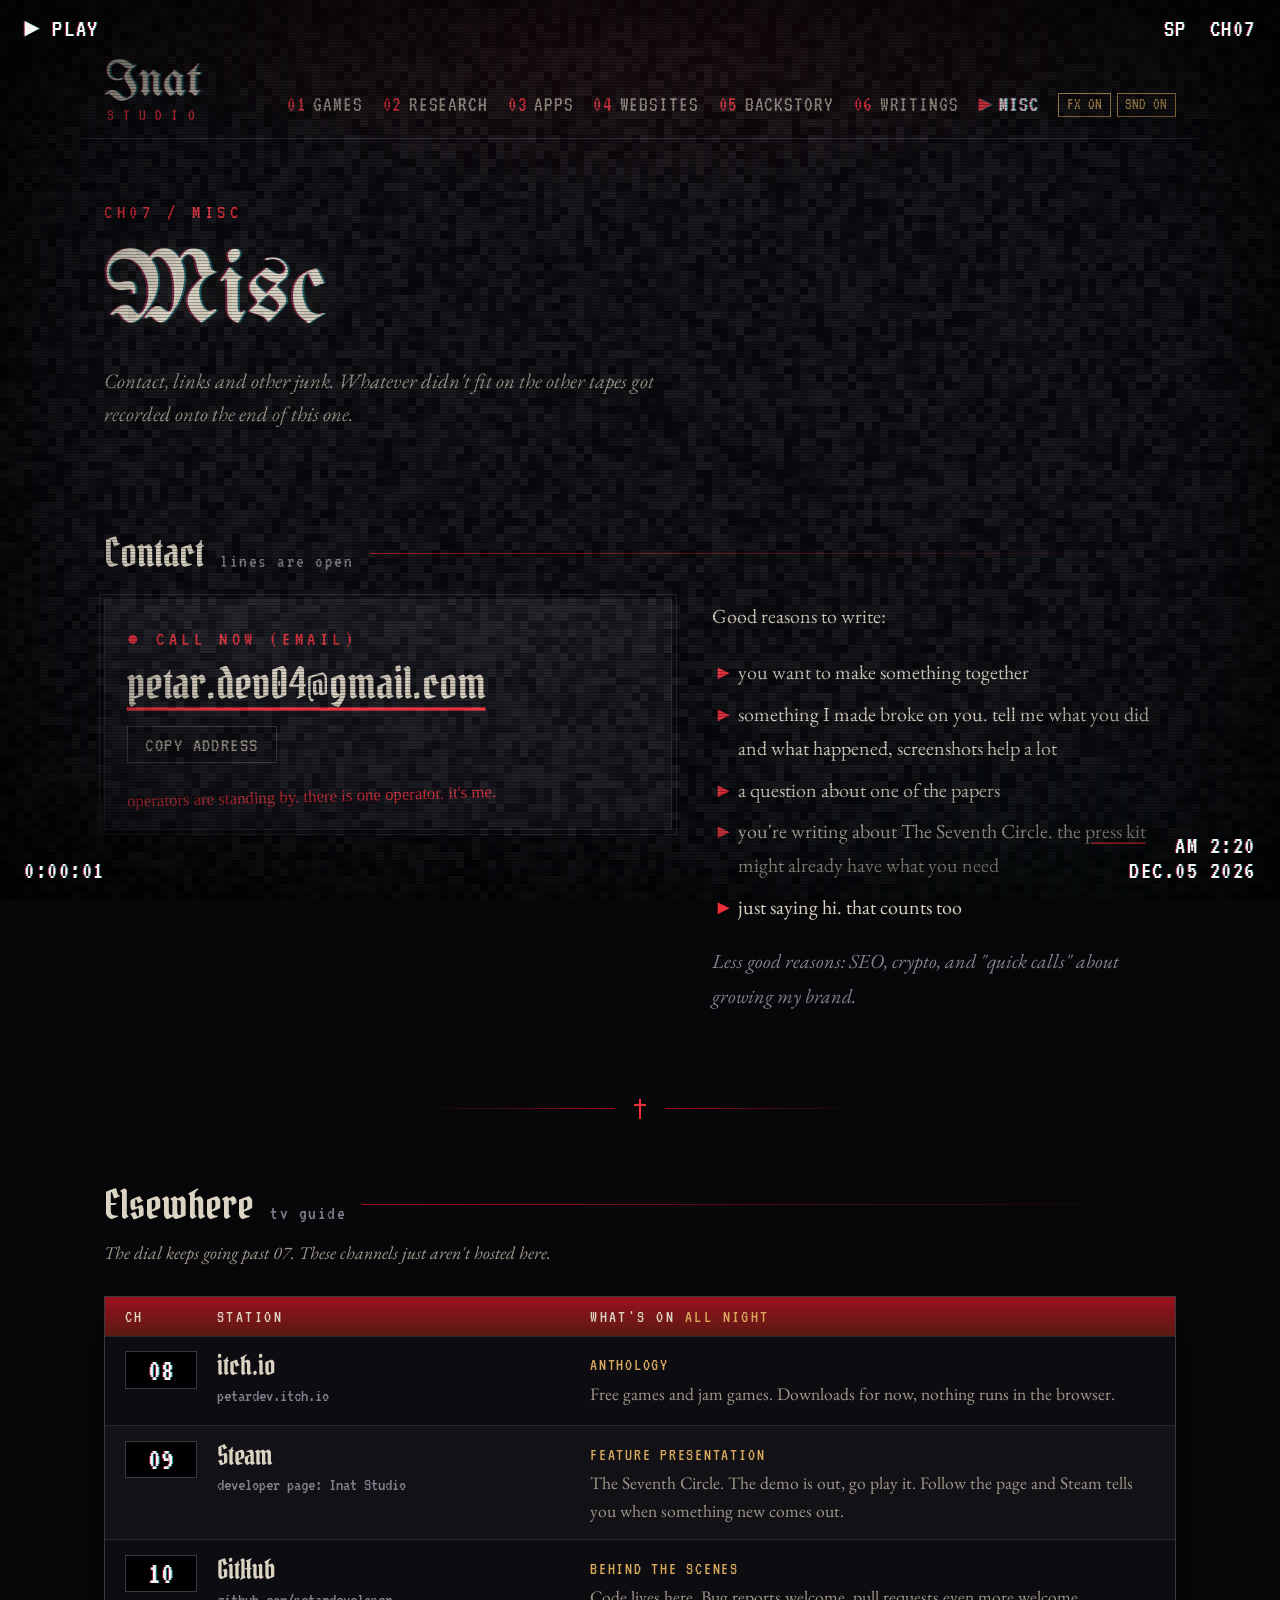
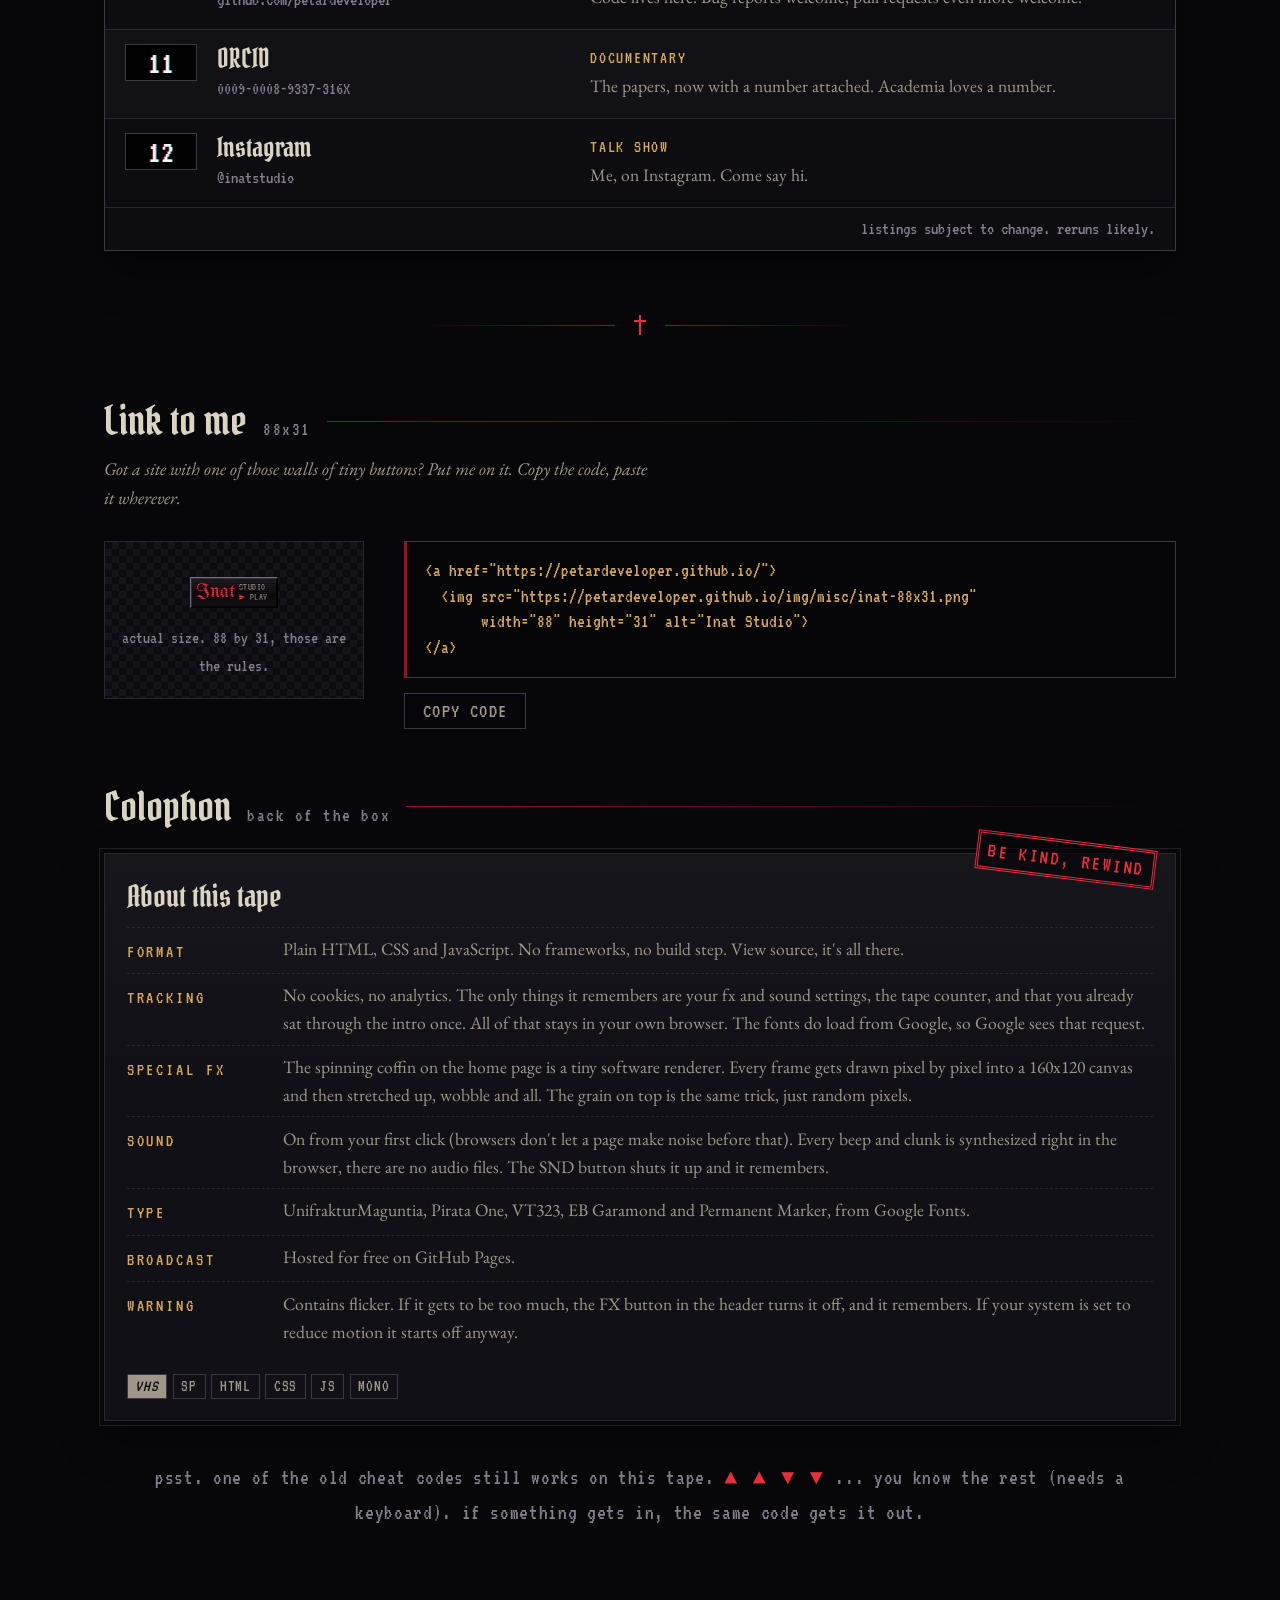
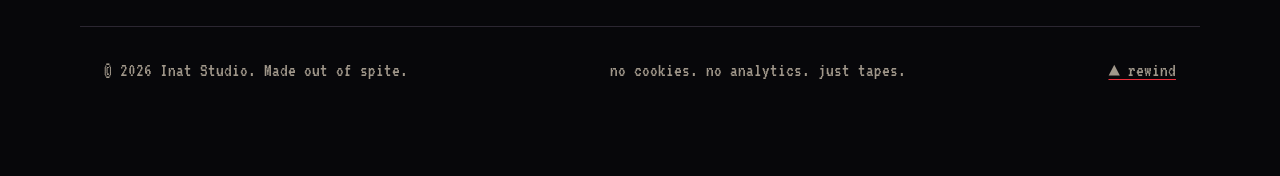
<file: misc.html>
<!doctype html>
<html lang="en">
<head>
  <meta charset="utf-8">
  <meta name="viewport" content="width=device-width, initial-scale=1">
  <title>Misc | Inat Studio</title>
  <meta name="description" content="Contact, links and other junk from Inat Studio. Where else to find me, what I make things with, and how this site works.">
  <meta name="theme-color" content="#07070a">
  <meta property="og:type" content="website">
  <meta property="og:title" content="Misc | Inat Studio">
  <meta property="og:description" content="Contact, links, an 88x31 button and other junk.">
  <meta property="og:image" content="https://petardeveloper.github.io/img/og.png">
  <meta name="twitter:card" content="summary_large_image">
  <link rel="icon" href="favicon.svg" type="image/svg+xml">
  <link rel="preconnect" href="https://fonts.googleapis.com">
  <link rel="preconnect" href="https://fonts.gstatic.com" crossorigin>
  <link rel="stylesheet" href="https://fonts.googleapis.com/css2?family=EB+Garamond:ital,wght@0,400;0,600;1,400&family=Permanent+Marker&family=Pirata+One&family=UnifrakturMaguntia&family=VT323&display=swap">
  <link rel="stylesheet" href="css/style.css">
  <script>
    (function (d) { d.classList.add('js'); try { var fx = localStorage.getItem('inat-fx'); if (fx === 'off' || (!fx && window.matchMedia && matchMedia('(prefers-reduced-motion: reduce)').matches)) d.classList.add('no-fx'); } catch (e) {} })(document.documentElement);
  </script>
  <script src="js/main.js" defer></script>
</head>
<body data-ch="07">

<a class="skip" href="#main">skip to content</a>

<header class="top" id="top">
  <a class="brand" href="index.html" data-ch="00">Inat<small>studio</small></a>
  <button class="menu-btn" type="button" aria-expanded="false" aria-controls="menu">menu</button>
  <nav class="menu" id="menu" aria-label="Main">
    <a href="games.html" data-ch="01">games</a>
    <a href="research.html" data-ch="02">research</a>
    <a href="apps.html" data-ch="03">apps</a>
    <a href="websites.html" data-ch="04">websites</a>
    <a href="backstory.html" data-ch="05">backstory</a>
    <a href="writings.html" data-ch="06">writings</a>
    <a href="misc.html" data-ch="07" aria-current="page">misc</a>
    <span class="knobs">
      <button type="button" data-toggle="fx" aria-pressed="true">fx on</button>
      <button type="button" data-toggle="snd" aria-pressed="true">snd on</button>
    </span>
  </nav>
</header>

<main id="main" class="wrap">

  <div class="page-head">
    <p class="ch-label">ch07 / misc</p>
    <h1 class="goth glitch" data-text="Misc">Misc</h1>
    <p class="lede">Contact, links and other junk. Whatever didn't fit on the other tapes got recorded onto the end of this one.</p>
  </div>

  <section aria-labelledby="contact-h">
    <h2 class="shelf-title" id="contact-h">Contact <span class="count">lines are open</span></h2>

    <div class="contact">
      <div class="card hotline">
        <p class="ch-label"><span class="osd-mode" aria-hidden="true">&#9679;</span> call now (email)</p>
        <p class="hotline-mail"><a id="mail" href="mailto:petar.dev04@gmail.com">petar.dev04@gmail.com</a></p>
        <div class="btns">
          <button type="button" class="btn btn--ghost" data-copy="#mail">copy address</button>
        </div>
        <p class="note">operators are standing by. there is one operator. it's me.</p>
      </div>

      <div class="reasons prose">
        <p>Good reasons to write:</p>
        <ul>
          <li>you want to make something together</li>
          <li>something I made broke on you. tell me what you did and what happened, screenshots help a lot</li>
          <li>a question about one of the papers</li>
          <li>you're writing about The Seventh Circle. the <a href="seventh-circle/" data-ch="01">press kit</a> might already have what you need</li>
          <li>just saying hi. that counts too</li>
        </ul>
        <p class="reasons-no">Less good reasons: SEO, crypto, and "quick calls" about growing my brand.</p>
      </div>
    </div>
  </section>

  <div class="rule"><span></span></div>

  <section aria-labelledby="elsewhere-h">
    <h2 class="shelf-title" id="elsewhere-h">Elsewhere <span class="count">tv guide</span></h2>
    <p class="shelf-note">The dial keeps going past 07. These channels just aren't hosted here.</p>

    <div class="guide">
      <div class="guide-bar" aria-hidden="true">
        <span>ch</span>
        <span>station</span>
        <span>what's on <em>all night</em></span>
      </div>

      <ol class="guide-list">
        <li class="guide-row">
          <span class="guide-ch" aria-hidden="true">08</span>
          <div class="guide-show">
            <h3><a href="https://petardev.itch.io/" rel="noopener">itch.io</a></h3>
            <p class="guide-handle">petardev.itch.io</p>
          </div>
          <p class="guide-desc"><span class="guide-genre">anthology</span> Free games and jam games. Downloads for now, nothing runs in the browser.</p>
        </li>

        <li class="guide-row">
          <span class="guide-ch" aria-hidden="true">09</span>
          <div class="guide-show">
            <h3><a href="https://store.steampowered.com/search/?developer=Inat%20Studio" rel="noopener">Steam</a></h3>
            <p class="guide-handle">developer page: Inat Studio</p>
          </div>
          <p class="guide-desc"><span class="guide-genre">feature presentation</span> The Seventh Circle. The demo is out, go play it. Follow the page and Steam tells you when something new comes out.</p>
        </li>

        <li class="guide-row">
          <span class="guide-ch" aria-hidden="true">10</span>
          <div class="guide-show">
            <h3><a href="https://github.com/petardeveloper" rel="noopener">GitHub</a></h3>
            <p class="guide-handle">github.com/petardeveloper</p>
          </div>
          <p class="guide-desc"><span class="guide-genre">behind the scenes</span> Code lives here. Bug reports welcome, pull requests even more welcome.</p>
        </li>

        <li class="guide-row">
          <span class="guide-ch" aria-hidden="true">11</span>
          <div class="guide-show">
            <h3><a href="https://orcid.org/0009-0008-9337-316X" rel="noopener">ORCID</a></h3>
            <p class="guide-handle">0009-0008-9337-316X</p>
          </div>
          <p class="guide-desc"><span class="guide-genre">documentary</span> The papers, now with a number attached. Academia loves a number.</p>
        </li>

        <li class="guide-row">
          <span class="guide-ch" aria-hidden="true">12</span>
          <div class="guide-show">
            <h3><a href="https://www.instagram.com/inatstudio/" rel="noopener">Instagram</a></h3>
            <p class="guide-handle">@inatstudio</p>
          </div>
          <p class="guide-desc"><span class="guide-genre">talk show</span> Me, on Instagram. Come say hi.</p>
        </li>

      </ol>

      <p class="guide-small">listings subject to change. reruns likely.</p>
    </div>
  </section>

  <div class="rule"><span></span></div>

  <section aria-labelledby="linkme-h">
    <h2 class="shelf-title" id="linkme-h">Link to me <span class="count">88x31</span></h2>
    <p class="shelf-note">Got a site with one of those walls of tiny buttons? Put me on it. Copy the code, paste it wherever.</p>

    <div class="linkme">
      <figure class="badge-pad">
        <a class="b88" href="index.html" data-ch="00">
          <span class="b88-name">Inat</span>
          <span class="b88-sub">studio<span aria-hidden="true"><i class="osd-mode">&#9658;</i> play</span></span>
        </a>
        <figcaption>actual size. 88 by 31, those are the rules.</figcaption>
      </figure>

      <div class="linkme-code">
        <pre class="snippet" id="badge-code">&lt;a href="https://petardeveloper.github.io/"&gt;
  &lt;img src="https://petardeveloper.github.io/img/misc/inat-88x31.png"
       width="88" height="31" alt="Inat Studio"&gt;
&lt;/a&gt;</pre>
        <div class="btns">
          <button type="button" class="btn btn--ghost" data-copy="#badge-code">copy code</button>
        </div>
      </div>
    </div>
  </section>

  <section aria-labelledby="colophon-h">
    <h2 class="shelf-title" id="colophon-h">Colophon <span class="count">back of the box</span></h2>

    <div class="card vhs-back">
      <span class="stamp">be kind, rewind</span>
      <h3>About this tape</h3>
      <dl class="specs">
        <div>
          <dt>format</dt>
          <dd>Plain HTML, CSS and JavaScript. No frameworks, no build step. View source, it's all there.</dd>
        </div>
        <div>
          <dt>tracking</dt>
          <dd>No cookies, no analytics. The only things it remembers are your fx and sound settings, the tape counter, and that you already sat through the intro once. All of that stays in your own browser. The fonts do load from Google, so Google sees that request.</dd>
        </div>
        <div>
          <dt>special fx</dt>
          <dd>The spinning coffin on the home page is a tiny software renderer. Every frame gets drawn pixel by pixel into a 160x120 canvas and then stretched up, wobble and all. The grain on top is the same trick, just random pixels.</dd>
        </div>
        <div>
          <dt>sound</dt>
          <dd>On from your first click (browsers don't let a page make noise before that). Every beep and clunk is synthesized right in the browser, there are no audio files. The SND button shuts it up and it remembers.</dd>
        </div>
        <div>
          <dt>type</dt>
          <dd>UnifrakturMaguntia, Pirata One, VT323, EB Garamond and Permanent Marker, from Google Fonts.</dd>
        </div>
        <div>
          <dt>broadcast</dt>
          <dd>Hosted for free on GitHub Pages.</dd>
        </div>
        <div>
          <dt>warning</dt>
          <dd>Contains flicker. If it gets to be too much, the FX button in the header turns it off, and it remembers. If your system is set to reduce motion it starts off anyway.</dd>
        </div>
      </dl>
      <ul class="tags spec-logos" aria-hidden="true">
        <li class="tag">vhs</li>
        <li class="tag">sp</li>
        <li class="tag">html</li>
        <li class="tag">css</li>
        <li class="tag">js</li>
        <li class="tag">mono</li>
      </ul>
    </div>

    <p class="cheat mono">psst. one of the old cheat codes still works on this tape. <span>&#9650; &#9650; &#9660; &#9660;</span> ... you know the rest (needs a keyboard). if something gets in, the same code gets it out.</p>
  </section>

</main>

<footer class="foot">
  <p>&copy; <span data-year>2026</span> Inat Studio. Made out of spite.</p>
  <p>no cookies. no analytics. just tapes.</p>
  <p><a href="#top"><span aria-hidden="true">&#9650;</span> rewind</a></p>
</footer>

</body>
</html>
</file>
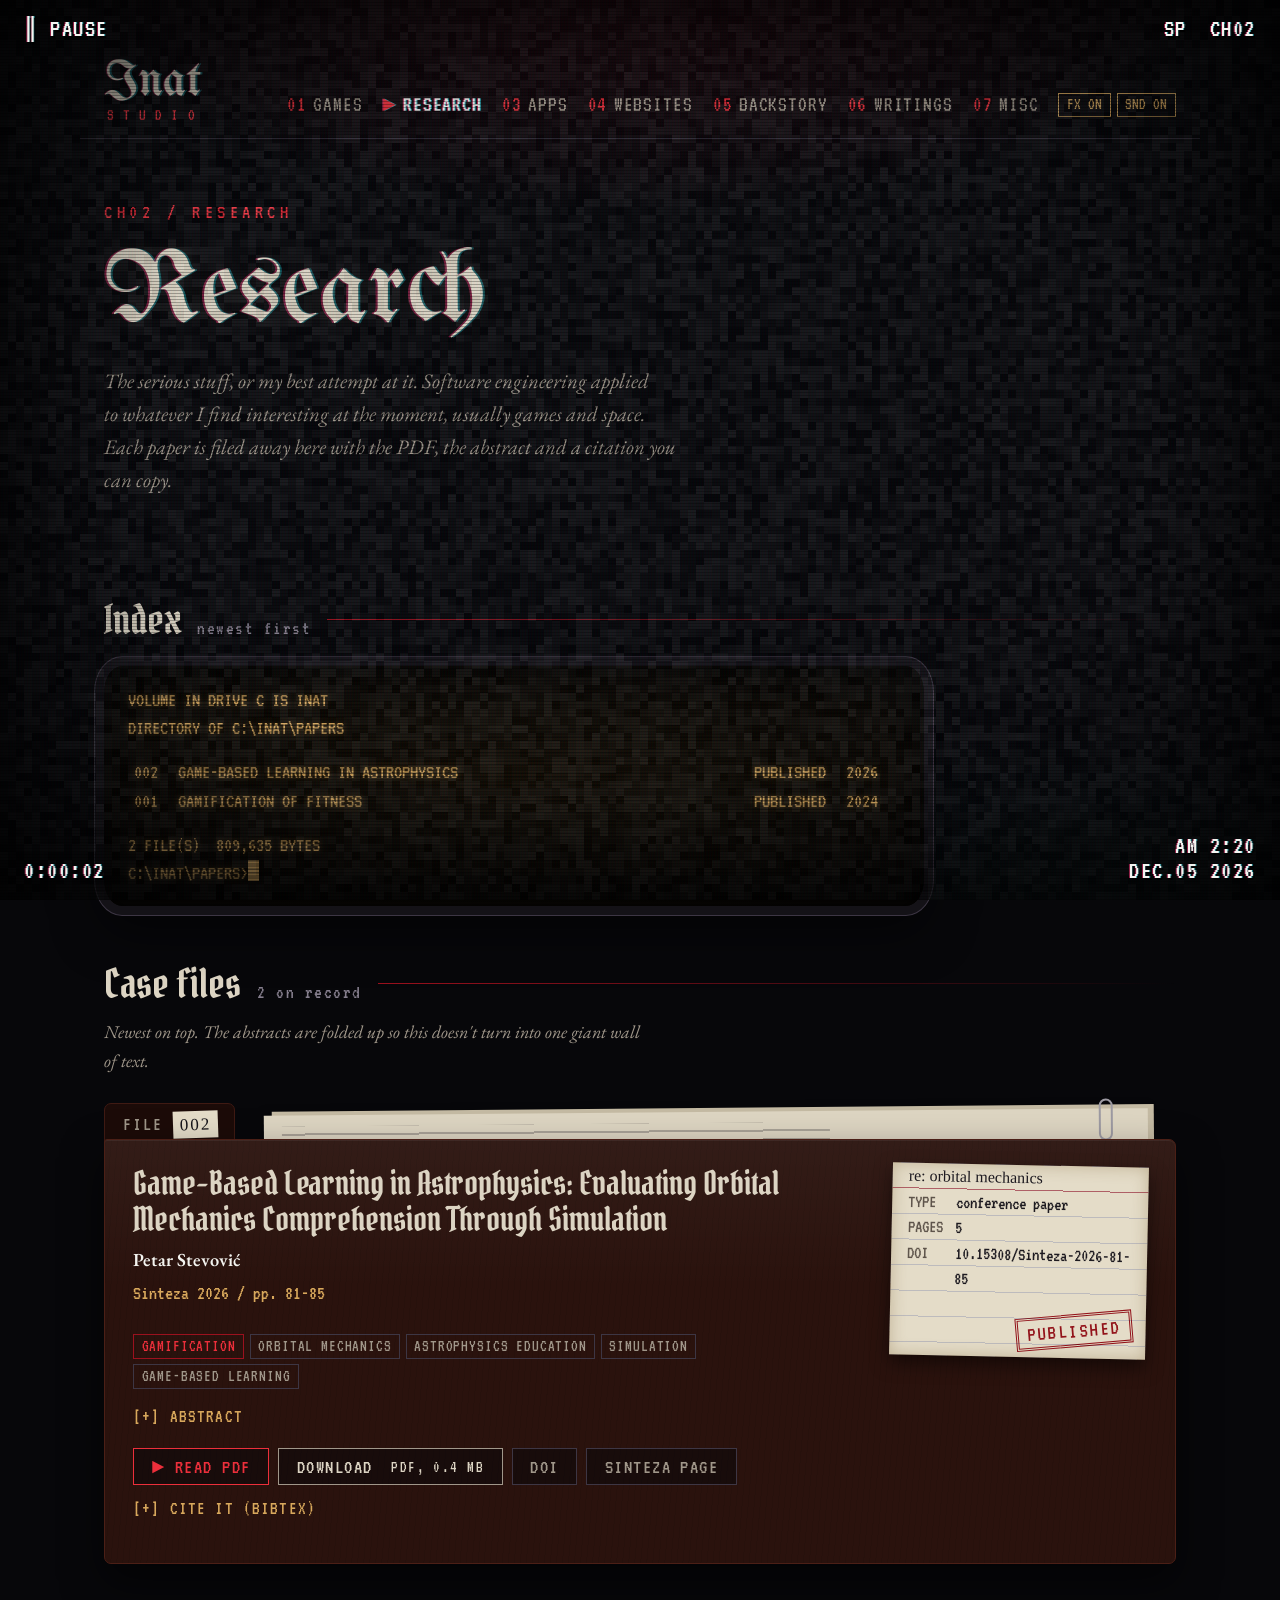
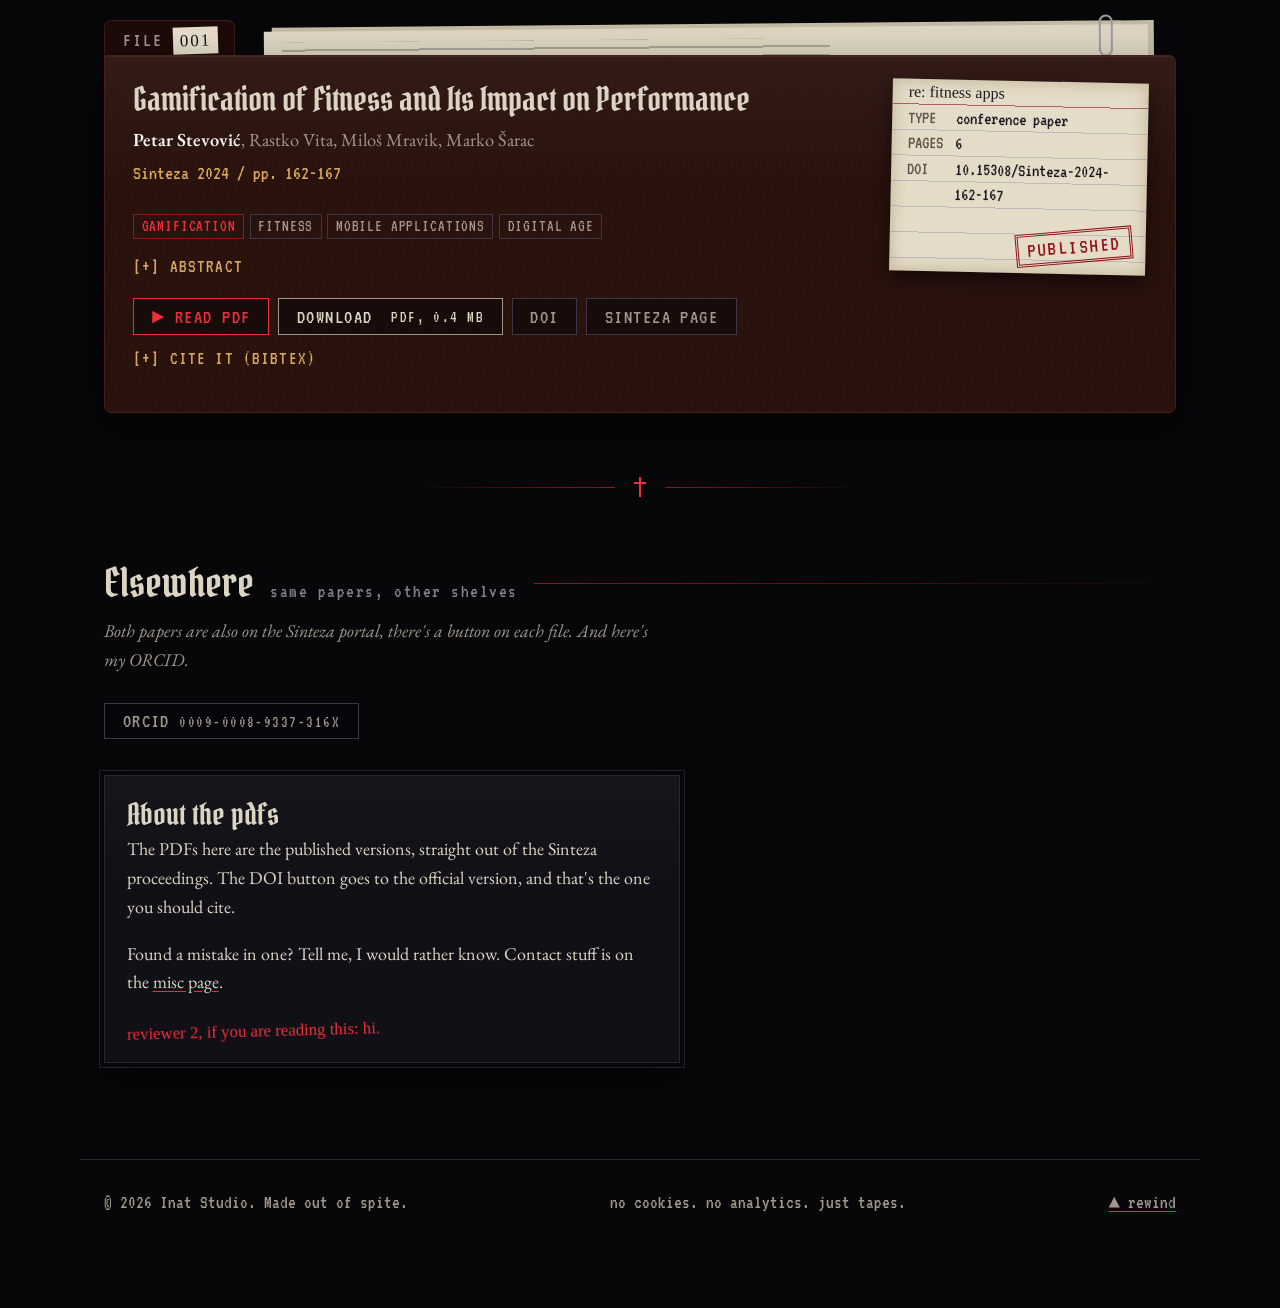
<file: research.html>
<!doctype html>
<html lang="en">
<head>
  <meta charset="utf-8">
  <meta name="viewport" content="width=device-width, initial-scale=1">
  <title>Research | Inat Studio</title>
  <meta name="description" content="Research papers by Petar Stevović of Inat Studio. Read the PDFs, download them, copy the BibTeX.">
  <meta name="theme-color" content="#07070a">
  <meta property="og:type" content="website">
  <meta property="og:title" content="Research | Inat Studio">
  <meta property="og:description" content="Research papers, PDFs and citations, all filed away in one place.">
  <meta property="og:image" content="https://petardeveloper.github.io/img/og.png">
  <meta name="twitter:card" content="summary_large_image">
  <link rel="icon" href="favicon.svg" type="image/svg+xml">
  <link rel="preconnect" href="https://fonts.googleapis.com">
  <link rel="preconnect" href="https://fonts.gstatic.com" crossorigin>
  <link rel="stylesheet" href="https://fonts.googleapis.com/css2?family=EB+Garamond:ital,wght@0,400;0,600;1,400&family=Permanent+Marker&family=Pirata+One&family=UnifrakturMaguntia&family=VT323&display=swap">
  <link rel="stylesheet" href="css/style.css">
  <script>
    (function (d) { d.classList.add('js'); try { var fx = localStorage.getItem('inat-fx'); if (fx === 'off' || (!fx && window.matchMedia && matchMedia('(prefers-reduced-motion: reduce)').matches)) d.classList.add('no-fx'); } catch (e) {} })(document.documentElement);
  </script>
  <script src="js/main.js" defer></script>
</head>
<body data-ch="02" data-osd="PAUSE">

<a class="skip" href="#main">skip to content</a>

<header class="top" id="top">
  <a class="brand" href="index.html" data-ch="00">Inat<small>studio</small></a>
  <button class="menu-btn" type="button" aria-expanded="false" aria-controls="menu">menu</button>
  <nav class="menu" id="menu" aria-label="Main">
    <a href="games.html" data-ch="01">games</a>
    <a href="research.html" data-ch="02" aria-current="page">research</a>
    <a href="apps.html" data-ch="03">apps</a>
    <a href="websites.html" data-ch="04">websites</a>
    <a href="backstory.html" data-ch="05">backstory</a>
    <a href="writings.html" data-ch="06">writings</a>
    <a href="misc.html" data-ch="07">misc</a>
    <span class="knobs">
      <button type="button" data-toggle="fx" aria-pressed="true">fx on</button>
      <button type="button" data-toggle="snd" aria-pressed="true">snd on</button>
    </span>
  </nav>
</header>

<main id="main" class="wrap">

  <div class="page-head">
    <p class="ch-label">ch02 / research</p>
    <h1 class="goth glitch" data-text="Research">Research</h1>
    <p class="lede">The serious stuff, or my best attempt at it. Software engineering applied to whatever I find interesting at the moment, usually games and space. Each paper is filed away here with the PDF, the abstract and a citation you can copy.</p>
  </div>

  <section aria-labelledby="index-h">
    <h2 class="shelf-title" id="index-h">Index <span class="count">newest first</span></h2>

    <div class="terminal">
      <p class="term-line" aria-hidden="true">Volume in drive C is INAT<br>Directory of C:\INAT\PAPERS</p>
      <ol class="term-list">
        <li><a href="#file-002"><span>002</span> <span>Game-Based Learning in Astrophysics</span> <span>published</span> <span>2026</span></a></li>
        <li><a href="#file-001"><span>001</span> <span>Gamification of Fitness</span> <span>published</span> <span>2024</span></a></li>
      </ol>
      <p class="term-line" aria-hidden="true">2 file(s) &nbsp;809,635 bytes<br>C:\INAT\PAPERS&gt;<span class="term-cursor"></span></p>
    </div>
  </section>

  <section aria-labelledby="files-h">
    <h2 class="shelf-title" id="files-h">Case files <span class="count">2 on record</span></h2>
    <p class="shelf-note">Newest on top. The abstracts are folded up so this doesn't turn into one giant wall of text.</p>

    <div class="case-files">

      <article class="case-file" id="file-002" aria-labelledby="file-002-h">
        <p class="file-tab">file <b>002</b></p>
        <div class="file-sheet" aria-hidden="true"></div>
        <div class="folder">
          <div class="file-head">
            <h3 id="file-002-h">Game-Based Learning in Astrophysics: Evaluating Orbital Mechanics Comprehension Through Simulation</h3>
            <p class="file-authors"><b>Petar Stevović</b></p>
            <p class="file-venue">Sinteza 2026 / pp. 81-85</p>
          </div>
          <div class="file-label">
            <p class="file-re">re: orbital mechanics</p>
            <dl>
              <dt>type</dt><dd>conference paper</dd>
              <dt>pages</dt><dd>5</dd>
              <dt>doi</dt><dd>10.15308/Sinteza-2026-81-85</dd>
            </dl>
            <span class="stamp">published</span>
          </div>
          <div class="file-body">
            <ul class="tags">
              <li class="tag tag--hot">gamification</li>
              <li class="tag">orbital mechanics</li>
              <li class="tag">astrophysics education</li>
              <li class="tag">simulation</li>
              <li class="tag">game-based learning</li>
            </ul>
            <details class="fold">
              <summary>abstract</summary>
              <p class="abstract">Orbital mechanics is a fundamental concept in astrophysics, yet it remains a difficult concept for beginners to grasp due to its abstract and mathematical nature. Traditional teaching methods focused on theory often fail to provide insight into how objects actually move in space, limiting engagement and comprehension. This paper investigates the effectiveness of game-based learning in improving understanding of orbital mechanics. A study involving 50 participants with limited prior knowledge of astrophysics was conducted using the astrophysics simulation game <i>Kerbal Space Program</i>. Participants were tasked with playing the game for two hours and subsequently rated their perceived improvement in understanding on a scale from 1 to 10. The average rating was 8.4, indicating a significant increase in comprehension.</p>
              <p class="abstract">Additionally, a custom-built prototype simulation was developed to demonstrate core orbital mechanics concepts such as gravity, thrust, and orbital parameters. The result suggests that interactive simulations are an effective educational tool for improving comprehension of abstract fields such as orbital mechanics and astrophysics.</p>
            </details>
            <div class="btns">
              <a class="btn btn--blood" href="files/papers/sinteza-2026-orbital-mechanics.pdf"><span aria-hidden="true">&#9658;</span> read pdf<span class="sr-only">: Game-Based Learning in Astrophysics</span></a>
              <a class="btn" href="files/papers/sinteza-2026-orbital-mechanics.pdf" download>download<span class="sr-only"> Game-Based Learning in Astrophysics</span> <small>pdf, 0.4 mb</small></a>
              <a class="btn btn--ghost" href="https://doi.org/10.15308/Sinteza-2026-81-85" rel="noopener">doi<span class="sr-only"> link for Game-Based Learning in Astrophysics</span></a>
              <a class="btn btn--ghost" href="https://portal.sinteza.singidunum.ac.rs/paper/1098" rel="noopener">sinteza page<span class="sr-only"> for Game-Based Learning in Astrophysics</span></a>
            </div>
            <details class="fold">
              <summary>cite it (bibtex)</summary>
              <div class="bibtex">
<pre id="bib-002">@inproceedings{stevovic2026gamebased,
  author    = {Stevovi{\'c}, Petar},
  title     = {Game-Based Learning in Astrophysics: Evaluating Orbital Mechanics Comprehension Through Simulation},
  booktitle = {Sinteza 2026: International Scientific Conference on Information Technology, Computer Science, and Data Science},
  pages     = {81--85},
  year      = {2026},
  publisher = {Singidunum University},
  address   = {Belgrade, Serbia},
  doi       = {10.15308/Sinteza-2026-81-85}
}</pre>
                <button type="button" class="btn btn--ghost" data-copy="#bib-002">copy<span class="sr-only"> the bibtex for Game-Based Learning in Astrophysics</span></button>
              </div>
            </details>
          </div>
        </div>
      </article>

      <article class="case-file" id="file-001" aria-labelledby="file-001-h">
        <p class="file-tab">file <b>001</b></p>
        <div class="file-sheet" aria-hidden="true"></div>
        <div class="folder">
          <div class="file-head">
            <h3 id="file-001-h">Gamification of Fitness and Its Impact on Performance</h3>
            <p class="file-authors"><b>Petar Stevović</b>, Rastko Vita, Miloš Mravik, Marko Šarac</p>
            <p class="file-venue">Sinteza 2024 / pp. 162-167</p>
          </div>
          <div class="file-label">
            <p class="file-re">re: fitness apps</p>
            <dl>
              <dt>type</dt><dd>conference paper</dd>
              <dt>pages</dt><dd>6</dd>
              <dt>doi</dt><dd>10.15308/Sinteza-2024-162-167</dd>
            </dl>
            <span class="stamp">published</span>
          </div>
          <div class="file-body">
            <ul class="tags">
              <li class="tag tag--hot">gamification</li>
              <li class="tag">fitness</li>
              <li class="tag">mobile applications</li>
              <li class="tag">digital age</li>
            </ul>
            <details class="fold">
              <summary>abstract</summary>
              <p class="abstract">We live in a period in which fitness is becoming increasingly sidelined as we face a health crisis. However, this could be due to it being overly complicated and inaccessible to the average individual. Many different factors contribute to the issue, the main one being that in the current world we live in we are all overstimulated, especially the younger generations as they have been exposed to high dopamine content since they were very young, due to this factor, they largely might find fitness rather boring. After all, why spend months working on something that isn't instantly visible when you can just boot up your phone and have borderline infinite entertainment without leaving the comfort of your bed? That's where we have developed a solution that merges both worlds of fitness and instant gratification. With this, the newer generations will find fitness more entertaining and accessible.</p>
            </details>
            <div class="btns">
              <a class="btn btn--blood" href="files/papers/sinteza-2024-gamification-fitness.pdf"><span aria-hidden="true">&#9658;</span> read pdf<span class="sr-only">: Gamification of Fitness and Its Impact on Performance</span></a>
              <a class="btn" href="files/papers/sinteza-2024-gamification-fitness.pdf" download>download<span class="sr-only"> Gamification of Fitness and Its Impact on Performance</span> <small>pdf, 0.4 mb</small></a>
              <a class="btn btn--ghost" href="https://doi.org/10.15308/Sinteza-2024-162-167" rel="noopener">doi<span class="sr-only"> link for Gamification of Fitness and Its Impact on Performance</span></a>
              <a class="btn btn--ghost" href="https://portal.sinteza.singidunum.ac.rs/paper/969" rel="noopener">sinteza page<span class="sr-only"> for Gamification of Fitness and Its Impact on Performance</span></a>
            </div>
            <details class="fold">
              <summary>cite it (bibtex)</summary>
              <div class="bibtex">
<pre id="bib-001">@inproceedings{stevovic2024gamification,
  author    = {Stevovi{\'c}, Petar and Vita, Rastko and Mravik, Milo{\v{s}} and {\v{S}}arac, Marko},
  title     = {Gamification of Fitness and Its Impact on Performance},
  booktitle = {Sinteza 2024: International Scientific Conference on Information Technology, Computer Science, and Data Science},
  pages     = {162--167},
  year      = {2024},
  publisher = {Singidunum University},
  address   = {Belgrade, Serbia},
  doi       = {10.15308/Sinteza-2024-162-167}
}</pre>
                <button type="button" class="btn btn--ghost" data-copy="#bib-001">copy<span class="sr-only"> the bibtex for Gamification of Fitness and Its Impact on Performance</span></button>
              </div>
            </details>
          </div>
        </div>
      </article>

    </div>
  </section>

  <div class="rule"><span></span></div>

  <section aria-labelledby="else-h">
    <h2 class="shelf-title" id="else-h">Elsewhere <span class="count">same papers, other shelves</span></h2>
    <p class="shelf-note">Both papers are also on the Sinteza portal, there's a button on each file. And here's my ORCID.</p>

    <div class="btns">
      <a class="btn btn--ghost" href="https://orcid.org/0009-0008-9337-316X" rel="noopener">orcid <small>0009-0008-9337-316X</small></a>
    </div>

    <div class="card fine-print">
      <h3>About the pdfs</h3>
      <p>The PDFs here are the published versions, straight out of the Sinteza proceedings. The DOI button goes to the official version, and that's the one you should cite.</p>
      <p>Found a mistake in one? Tell me, I would rather know. Contact stuff is on the <a href="misc.html" data-ch="07">misc page</a>.</p>
      <p class="note">reviewer 2, if you are reading this: hi.</p>
    </div>
  </section>

</main>

<footer class="foot">
  <p>&copy; <span data-year>2026</span> Inat Studio. Made out of spite.</p>
  <p>no cookies. no analytics. just tapes.</p>
  <p><a href="#top"><span aria-hidden="true">&#9650;</span> rewind</a></p>
</footer>

</body>
</html>
</file>
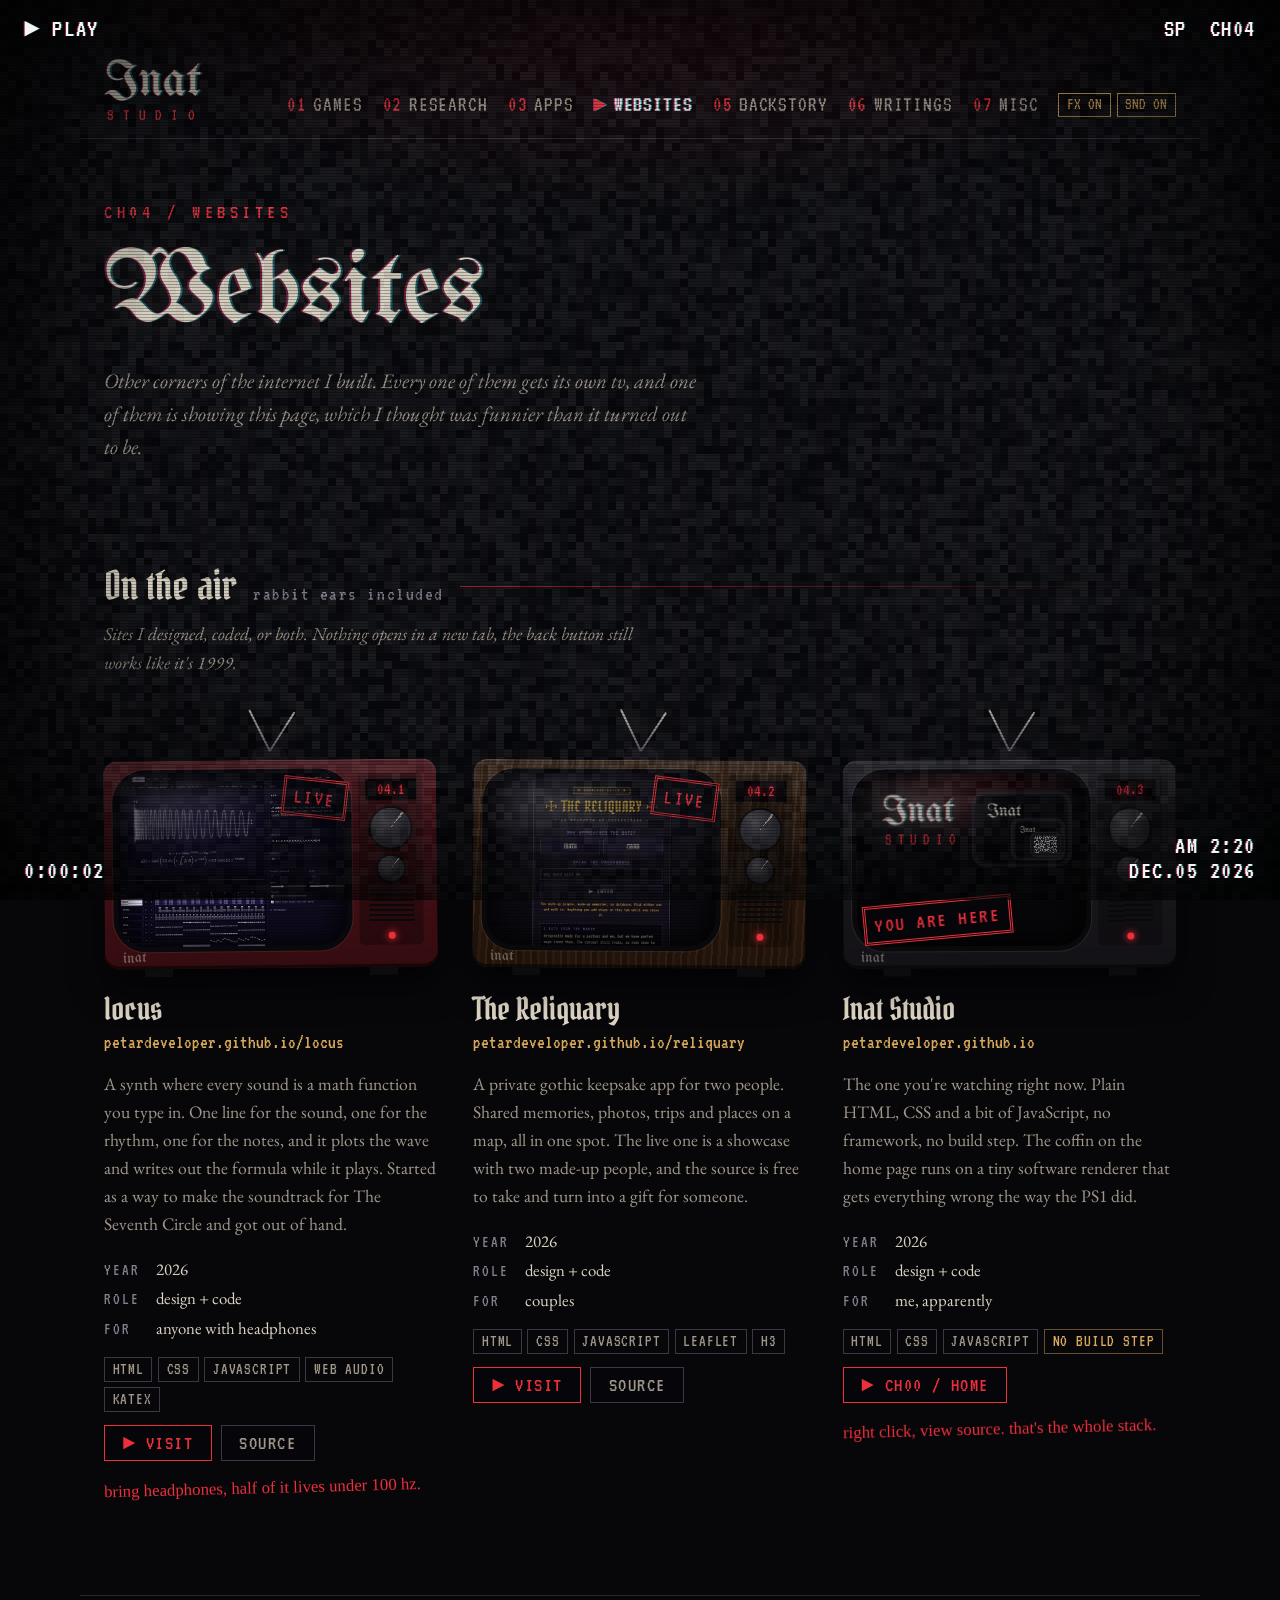
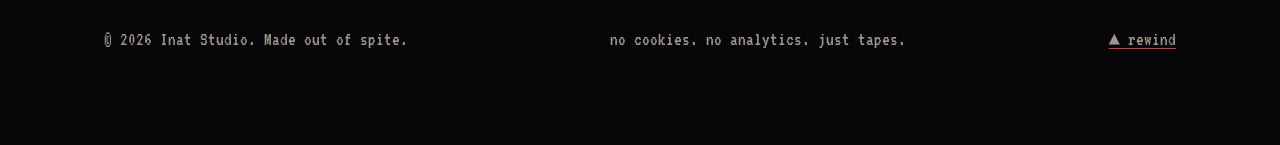
<file: websites.html>
<!doctype html>
<html lang="en">
<head>
  <meta charset="utf-8">
  <meta name="viewport" content="width=device-width, initial-scale=1">
  <title>Websites | Inat Studio</title>
  <meta name="description" content="Websites by Inat Studio. Sites I designed, coded, or both, each one on its own little tv.">
  <meta name="theme-color" content="#07070a">
  <meta property="og:type" content="website">
  <meta property="og:title" content="Websites | Inat Studio">
  <meta property="og:description" content="Sites I designed, coded, or both. Every one gets its own tv.">
  <meta property="og:image" content="https://petardeveloper.github.io/img/og.png">
  <meta name="twitter:card" content="summary_large_image">
  <link rel="icon" href="favicon.svg" type="image/svg+xml">
  <link rel="preconnect" href="https://fonts.googleapis.com">
  <link rel="preconnect" href="https://fonts.gstatic.com" crossorigin>
  <link rel="stylesheet" href="https://fonts.googleapis.com/css2?family=EB+Garamond:ital,wght@0,400;0,600;1,400&family=Permanent+Marker&family=Pirata+One&family=UnifrakturMaguntia&family=VT323&display=swap">
  <link rel="stylesheet" href="css/style.css">
  <script>
    (function (d) { d.classList.add('js'); try { var fx = localStorage.getItem('inat-fx'); if (fx === 'off' || (!fx && window.matchMedia && matchMedia('(prefers-reduced-motion: reduce)').matches)) d.classList.add('no-fx'); } catch (e) {} })(document.documentElement);
  </script>
  <script src="js/main.js" defer></script>
</head>
<body data-ch="04">

<a class="skip" href="#main">skip to content</a>

<header class="top" id="top">
  <a class="brand" href="index.html" data-ch="00">Inat<small>studio</small></a>
  <button class="menu-btn" type="button" aria-expanded="false" aria-controls="menu">menu</button>
  <nav class="menu" id="menu" aria-label="Main">
    <a href="games.html" data-ch="01">games</a>
    <a href="research.html" data-ch="02">research</a>
    <a href="apps.html" data-ch="03">apps</a>
    <a href="websites.html" data-ch="04" aria-current="page">websites</a>
    <a href="backstory.html" data-ch="05">backstory</a>
    <a href="writings.html" data-ch="06">writings</a>
    <a href="misc.html" data-ch="07">misc</a>
    <span class="knobs">
      <button type="button" data-toggle="fx" aria-pressed="true">fx on</button>
      <button type="button" data-toggle="snd" aria-pressed="true">snd on</button>
    </span>
  </nav>
</header>

<main id="main" class="wrap">

  <div class="page-head">
    <p class="ch-label">ch04 / websites</p>
    <h1 class="goth glitch" data-text="Websites">Websites</h1>
    <p class="lede">Other corners of the internet I built. Every one of them gets its own tv, and one of them is showing this page, which I thought was funnier than it turned out to be.</p>
  </div>

  <section aria-labelledby="air-h">
    <h2 class="shelf-title" id="air-h">On the air <span class="count">rabbit ears included</span></h2>
    <p class="shelf-note">Sites I designed, coded, or both. Nothing opens in a new tab, the back button still works like it's 1999.</p>

    <div class="shelf tv-wall">

      <article class="site" aria-labelledby="site-locus-h">
        <div class="tv tv--red">
          <span class="tv-ears" aria-hidden="true"></span>
          <div class="tv-screen">
            <img src="img/websites/locus.webp" alt="locus playing a kick drum: a glowing waveform with its formula written out underneath, and the song timeline below it" width="800" height="600" loading="lazy">
          </div>
          <div class="tv-panel" aria-hidden="true">
            <span class="tv-ch">04.1</span>
            <span class="tv-knob"></span>
            <span class="tv-knob"></span>
            <span class="tv-grille"></span>
            <span class="tv-led"></span>
          </div>
          <span class="stamp">live</span>
        </div>
        <h3 id="site-locus-h">locus</h3>
        <p class="site-url">petardeveloper.github.io/locus</p>
        <p class="site-blurb">A synth where every sound is a math function you type in. One line for the sound, one for the rhythm, one for the notes, and it plots the wave and writes out the formula while it plays. Started as a way to make the soundtrack for The Seventh Circle and got out of hand.</p>
        <dl class="site-specs">
          <dt>year</dt><dd>2026</dd>
          <dt>role</dt><dd>design + code</dd>
          <dt>for</dt><dd>anyone with headphones</dd>
        </dl>
        <ul class="tags" aria-label="Built with">
          <li class="tag">html</li>
          <li class="tag">css</li>
          <li class="tag">javascript</li>
          <li class="tag">web audio</li>
          <li class="tag">katex</li>
        </ul>
        <div class="btns">
          <a class="btn btn--blood" href="https://petardeveloper.github.io/locus/" rel="noopener"><span aria-hidden="true">&#9658;</span> visit<span class="sr-only"> locus</span></a>
          <a class="btn btn--ghost" href="https://github.com/petardeveloper/locus" rel="noopener">source<span class="sr-only"> for locus</span></a>
        </div>
        <p class="note">bring headphones, half of it lives under 100 hz.</p>
      </article>

      <article class="site" aria-labelledby="site-reliquary-h">
        <div class="tv tv--wood">
          <span class="tv-ears" aria-hidden="true"></span>
          <div class="tv-screen">
            <img src="img/websites/reliquary.jpg" alt="The Reliquary's entry gate: a gold gothic title, a choice between Moth and Crow, and a passphrase box" width="640" height="480" loading="lazy">
          </div>
          <div class="tv-panel" aria-hidden="true">
            <span class="tv-ch">04.2</span>
            <span class="tv-knob"></span>
            <span class="tv-knob"></span>
            <span class="tv-grille"></span>
            <span class="tv-led"></span>
          </div>
          <span class="stamp">live</span>
        </div>
        <h3 id="site-reliquary-h">The Reliquary</h3>
        <p class="site-url">petardeveloper.github.io/reliquary</p>
        <p class="site-blurb">A private gothic keepsake app for two people. Shared memories, photos, trips and places on a map, all in one spot. The live one is a showcase with two made-up people, and the source is free to take and turn into a gift for someone.</p>
        <dl class="site-specs">
          <dt>year</dt><dd>2026</dd>
          <dt>role</dt><dd>design + code</dd>
          <dt>for</dt><dd>couples</dd>
        </dl>
        <ul class="tags" aria-label="Built with">
          <li class="tag">html</li>
          <li class="tag">css</li>
          <li class="tag">javascript</li>
          <li class="tag">leaflet</li>
          <li class="tag">h3</li>
        </ul>
        <div class="btns">
          <a class="btn btn--blood" href="https://petardeveloper.github.io/reliquary/" rel="noopener"><span aria-hidden="true">&#9658;</span> visit<span class="sr-only"> The Reliquary</span></a>
          <a class="btn btn--ghost" href="https://github.com/petardeveloper/reliquary" rel="noopener">source<span class="sr-only"> for The Reliquary</span></a>
        </div>
      </article>

      <article class="site site--here">
        <div class="tv">
          <span class="tv-ears" aria-hidden="true"></span>
          <div class="tv-screen">
            <div class="here" role="img" aria-label="A tiny copy of this site playing on the tv, with a smaller tv in it, and a smaller one in that">
              <span class="brand">Inat<small>studio</small></span>
              <span class="here-tv"><span class="here-tv"><span class="here-tv"></span></span></span>
            </div>
          </div>
          <div class="tv-panel" aria-hidden="true">
            <span class="tv-ch">04.3</span>
            <span class="tv-knob"></span>
            <span class="tv-knob"></span>
            <span class="tv-grille"></span>
            <span class="tv-led"></span>
          </div>
          <span class="stamp">you are here</span>
        </div>
        <h3>Inat Studio</h3>
        <p class="site-url">petardeveloper.github.io</p>
        <p class="site-blurb">The one you're watching right now. Plain HTML, CSS and a bit of JavaScript, no framework, no build step. The coffin on the home page runs on a tiny software renderer that gets everything wrong the way the PS1 did.</p>
        <dl class="site-specs">
          <dt>year</dt><dd>2026</dd>
          <dt>role</dt><dd>design + code</dd>
          <dt>for</dt><dd>me, apparently</dd>
        </dl>
        <ul class="tags" aria-label="Built with">
          <li class="tag">html</li>
          <li class="tag">css</li>
          <li class="tag">javascript</li>
          <li class="tag tag--gold">no build step</li>
        </ul>
        <div class="btns">
          <a class="btn btn--blood" href="index.html" data-ch="00"><span aria-hidden="true">&#9658;</span> ch00 / home</a>
        </div>
        <p class="note">right click, view source. that's the whole stack.</p>
      </article>

    </div>
  </section>

</main>

<footer class="foot">
  <p>&copy; <span data-year>2026</span> Inat Studio. Made out of spite.</p>
  <p>no cookies. no analytics. just tapes.</p>
  <p><a href="#top"><span aria-hidden="true">&#9650;</span> rewind</a></p>
</footer>

</body>
</html>
</file>
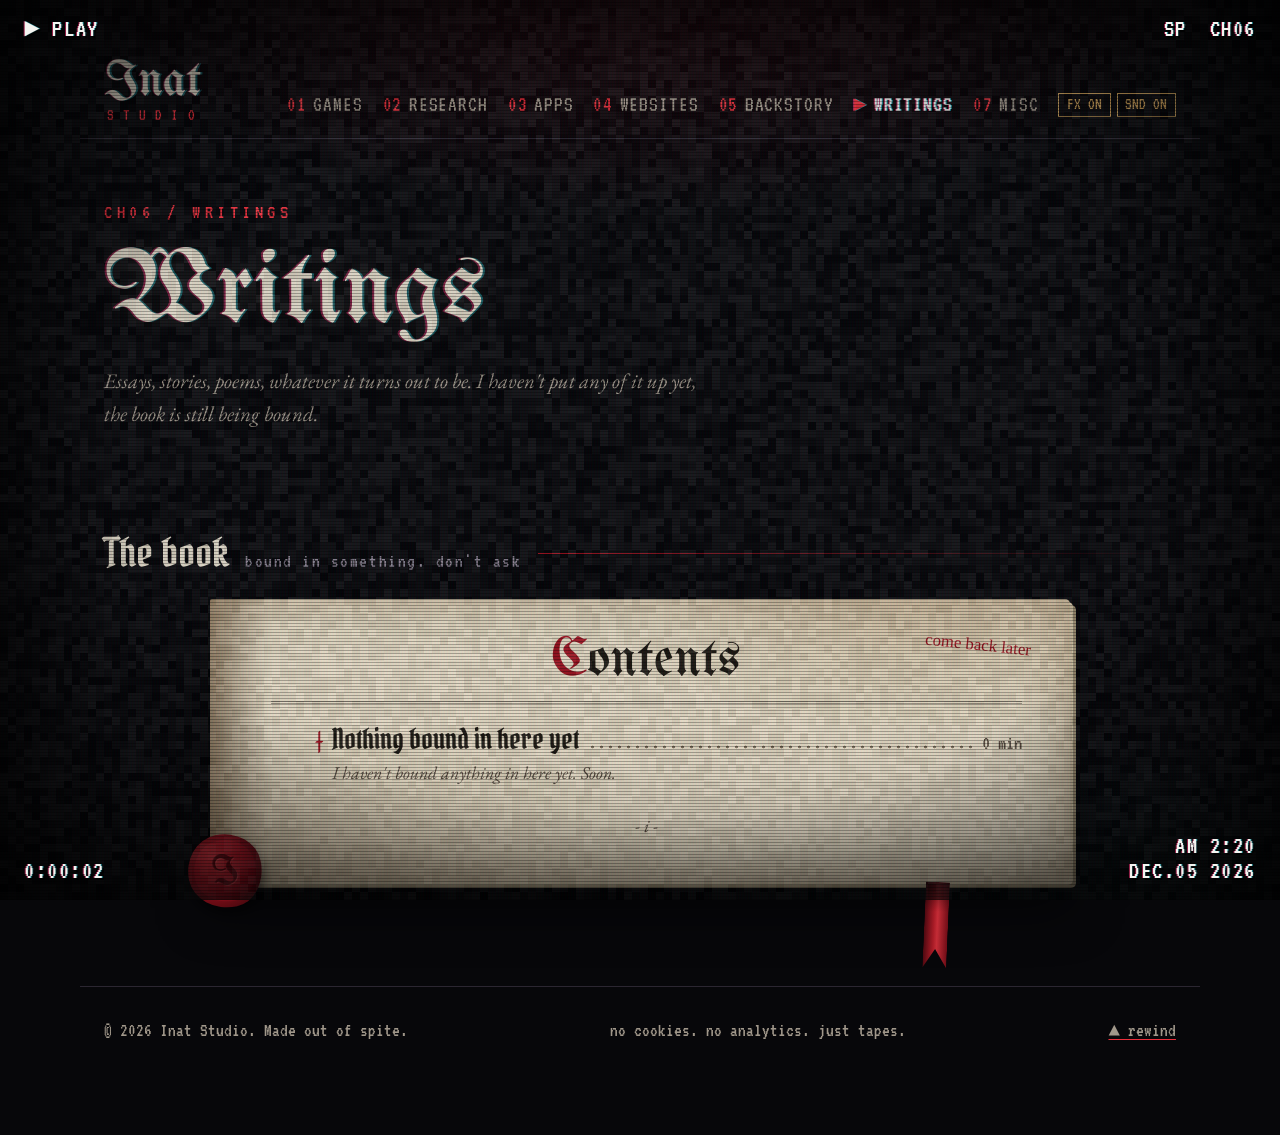
<file: writings.html>
<!doctype html>
<html lang="en">
<head>
  <meta charset="utf-8">
  <meta name="viewport" content="width=device-width, initial-scale=1">
  <title>Writings | Inat Studio</title>
  <meta name="description" content="Writings by Inat Studio. Essays, stories, poems and whatever else got written down.">
  <meta name="theme-color" content="#07070a">
  <meta property="og:type" content="website">
  <meta property="og:title" content="Writings | Inat Studio">
  <meta property="og:description" content="Essays, stories, poems and whatever else got written down.">
  <meta property="og:image" content="https://petardeveloper.github.io/img/og.png">
  <meta name="twitter:card" content="summary_large_image">
  <link rel="icon" href="favicon.svg" type="image/svg+xml">
  <link rel="preconnect" href="https://fonts.googleapis.com">
  <link rel="preconnect" href="https://fonts.gstatic.com" crossorigin>
  <link rel="stylesheet" href="https://fonts.googleapis.com/css2?family=EB+Garamond:ital,wght@0,400;0,600;1,400&family=Permanent+Marker&family=Pirata+One&family=UnifrakturMaguntia&family=VT323&display=swap">
  <link rel="stylesheet" href="css/style.css">
  <script>
    (function (d) { d.classList.add('js'); try { var fx = localStorage.getItem('inat-fx'); if (fx === 'off' || (!fx && window.matchMedia && matchMedia('(prefers-reduced-motion: reduce)').matches)) d.classList.add('no-fx'); } catch (e) {} })(document.documentElement);
  </script>
  <script src="js/main.js" defer></script>
</head>
<body data-ch="06">

<a class="skip" href="#main">skip to content</a>

<header class="top" id="top">
  <a class="brand" href="index.html" data-ch="00">Inat<small>studio</small></a>
  <button class="menu-btn" type="button" aria-expanded="false" aria-controls="menu">menu</button>
  <nav class="menu" id="menu" aria-label="Main">
    <a href="games.html" data-ch="01">games</a>
    <a href="research.html" data-ch="02">research</a>
    <a href="apps.html" data-ch="03">apps</a>
    <a href="websites.html" data-ch="04">websites</a>
    <a href="backstory.html" data-ch="05">backstory</a>
    <a href="writings.html" data-ch="06" aria-current="page">writings</a>
    <a href="misc.html" data-ch="07">misc</a>
    <span class="knobs">
      <button type="button" data-toggle="fx" aria-pressed="true">fx on</button>
      <button type="button" data-toggle="snd" aria-pressed="true">snd on</button>
    </span>
  </nav>
</header>

<main id="main" class="wrap">

  <div class="page-head">
    <p class="ch-label">ch06 / writings</p>
    <h1 class="goth glitch" data-text="Writings">Writings</h1>
    <p class="lede">Essays, stories, poems, whatever it turns out to be. I haven't put any of it up yet, the book is still being bound.</p>
  </div>

  <section aria-labelledby="book-h">
    <h2 class="shelf-title" id="book-h">The book <span class="count">bound in something. don't ask</span></h2>

    <div class="grimoire">
      <p class="grim-title">Contents</p>
      <p class="note grim-note">come back later</p>

      <div class="toc-row">
        <span class="toc-num" aria-hidden="true">&#8224;</span>
        <p class="toc-title">Nothing bound in here yet</p>
        <span class="toc-dots" aria-hidden="true"></span>
        <span class="toc-time">0 min</span>
      </div>
      <p class="toc-line">I haven't bound anything in here yet. Soon.</p>

      <p class="grim-folio" aria-hidden="true">- i -</p>
      <span class="grim-seal" aria-hidden="true">I</span>
      <span class="grim-ribbon" aria-hidden="true"></span>
    </div>
  </section>

</main>

<footer class="foot">
  <p>&copy; <span data-year>2026</span> Inat Studio. Made out of spite.</p>
  <p>no cookies. no analytics. just tapes.</p>
  <p><a href="#top"><span aria-hidden="true">&#9650;</span> rewind</a></p>
</footer>

</body>
</html>
</file>
<file: css/style.css>
:root {
  --bg: #07070a;
  --bg-2: #0d0c11;
  --panel: #111016;
  --panel-2: #18161e;
  --line: #2b2631;
  --line-2: #3d3644;

  --bone: #dcd4c3;
  --bone-dim: #a0978a;
  --ash: #857e8d;

  --blood: #9b111e;
  --blood-hot: #ec2f3b;
  --rust: #5a1a12;
  --candle: #d8a85c;

  --osd: #f4f4f0;
  --cyan: #29f0ff;
  --magenta: #ff2d75;

  --goth: "UnifrakturMaguntia", "Pirata One", serif;
  --head: "Pirata One", "UnifrakturMaguntia", serif;
  --mono: "VT323", "Courier New", monospace;
  --serif: "EB Garamond", Georgia, "Times New Roman", serif;
  --hand: "Permanent Marker", "Comic Sans MS", cursive;

  --max: 1120px;
  --gut: 1.5rem;

  --static: url("data:image/svg+xml,%3Csvg xmlns='http://www.w3.org/2000/svg' width='180' height='180'%3E%3Cfilter id='n'%3E%3CfeTurbulence type='fractalNoise' baseFrequency='.85' numOctaves='3' stitchTiles='stitch'/%3E%3CfeColorMatrix values='0 0 0 0 .92 0 0 0 0 .92 0 0 0 0 .92 0 0 0 7 -3'/%3E%3C/filter%3E%3Crect width='100%25' height='100%25' filter='url(%23n)'/%3E%3C/svg%3E");
}

*, *::before, *::after { box-sizing: border-box; }

html {
  -webkit-text-size-adjust: 100%;
  text-size-adjust: 100%;
  scrollbar-color: var(--blood) var(--bg);
  scrollbar-width: thin;
}

@media (prefers-reduced-motion: no-preference) {
  html { scroll-behavior: smooth; }
}

body {
  margin: 0;
  min-height: 100vh;
  background-color: var(--bg);
  background-image:
    radial-gradient(ellipse 70% 45% at 50% -8%, rgba(155, 17, 30, .2), transparent 70%),
    radial-gradient(ellipse 50% 35% at 85% 105%, rgba(41, 240, 255, .035), transparent 70%);
  background-attachment: fixed;
  color: var(--bone);
  font-family: var(--serif);
  font-size: 1.125rem;
  line-height: 1.6;
  overflow-x: hidden;
}

img, canvas, svg, video { display: block; max-width: 100%; }

a {
  color: var(--bone);
  text-decoration-color: var(--blood-hot);
  text-underline-offset: .18em;
}
a:hover { color: #fff; }

::selection { background: var(--blood); color: #fff; }

:focus-visible {
  outline: 2px dashed var(--candle);
  outline-offset: 3px;
}

h1, h2, h3, h4 { font-weight: 400; line-height: 1.1; }
p { margin: 0 0 1em; }

.skip {
  position: absolute;
  left: -9999px;
  top: 0;
  z-index: 2000;
  background: var(--bone);
  color: var(--bg);
  padding: .3em .8em;
  font-family: var(--mono);
  font-size: 1.3rem;
  text-decoration: none;
}
.skip:focus { left: 1rem; top: 1rem; }

.sr-only {
  position: absolute !important;
  width: 1px; height: 1px;
  overflow: hidden;
  clip: rect(0 0 0 0);
  white-space: nowrap;
}

.fx, .fx > * {
  position: fixed;
  inset: 0;
  pointer-events: none;
}
.fx { z-index: 900; }

.fx-noise {
  width: 100%;
  height: 100%;
  max-width: none;
  opacity: .075;
  image-rendering: pixelated;
}

.fx-scan {
  background-image:
    repeating-linear-gradient(to bottom, rgba(0,0,0,0) 0, rgba(0,0,0,0) 2px, rgba(0,0,0,.28) 2px, rgba(0,0,0,.28) 3px),
    repeating-linear-gradient(90deg, rgba(255,0,60,.025) 0 1px, rgba(0,255,120,.02) 1px 2px, rgba(0,90,255,.025) 2px 3px);
  animation: flicker 7s infinite;
}

.fx-track {
  inset: auto 0 auto 0;
  top: -140px;
  height: 110px;
  background: linear-gradient(to bottom,
    rgba(255,255,255,0),
    rgba(255,255,255,.035) 35%,
    rgba(255,255,255,.09) 50%,
    rgba(255,255,255,.03) 65%,
    rgba(255,255,255,0));
  animation: tracking 13s linear infinite;
}

.fx-vignette {
  background: radial-gradient(ellipse at center, rgba(0,0,0,0) 58%, rgba(0,0,0,.6) 100%);
  box-shadow: inset 0 0 140px rgba(0,0,0,.85);
}
@media (max-width: 1250px) {
  .fx-vignette {
    background: radial-gradient(ellipse at center, rgba(0,0,0,0) 65%, rgba(0,0,0,.5) 100%);
    box-shadow: inset 0 0 60px rgba(0,0,0,.75);
  }
}

@keyframes flicker {
  0%, 100% { opacity: 1; }
  41% { opacity: 1; }
  42% { opacity: .78; }
  43% { opacity: 1; }
  76% { opacity: 1; }
  77% { opacity: .88; }
  78% { opacity: 1; }
}

@keyframes tracking {
  0%, 74% { transform: translateY(0); opacity: 0; }
  75% { opacity: 1; }
  100% { transform: translateY(calc(100vh + 280px)); opacity: 1; }
}

@keyframes static {
  0% { background-position: 0 0; }
  20% { background-position: -47px 31px; }
  40% { background-position: 63px -12px; }
  60% { background-position: -18px -58px; }
  80% { background-position: 39px 44px; }
  100% { background-position: 0 0; }
}

@keyframes blink {
  0%, 49% { opacity: 1; }
  50%, 100% { opacity: 0; }
}

.osd {
  position: fixed;
  inset: 0;
  z-index: 950;
  pointer-events: none;
  font-family: var(--mono);
  font-size: 1.6rem;
  line-height: 1;
  letter-spacing: .06em;
  color: var(--osd);
  text-shadow: 2px 2px 0 rgba(0,0,0,.7), -1px 0 rgba(255,45,117,.55), 1px 0 rgba(41,240,255,.55);
}
.osd > div { position: absolute; }
.osd-tl { top: 16px; left: 24px; }
.osd-tr { top: 16px; right: 24px; }
.osd-bl { bottom: 16px; left: 24px; }
.osd-br { bottom: 16px; right: 24px; text-align: right; }
.osd-br span { display: block; }
.osd-mode { display: inline-block; animation: blink 1.2s infinite; }

.switch {
  position: fixed;
  inset: 0;
  z-index: 1000;
  pointer-events: none;
  visibility: hidden;
  background: #000 var(--static);
}
.switch-osd {
  position: absolute;
  top: 16px;
  left: 24px;
  font-family: var(--mono);
  font-size: 1.6rem;
  color: var(--osd);
  text-shadow: 2px 2px 0 #000;
}
html.switching .switch {
  visibility: visible;
  animation: static .3s steps(1) infinite;
}

html.js:not(.no-fx) .top,
html.js:not(.no-fx) main,
html.js:not(.no-fx) .foot {
  animation: tune .5s ease-out both;
}

@keyframes tune {
  0% { opacity: 0; transform: translate(-6px, -8px); filter: blur(1px) brightness(2); }
  30% { opacity: .6; transform: translate(5px, 3px); }
  60% { opacity: .9; transform: translate(-2px, -1px); filter: blur(0) brightness(1.2); }
  100% { opacity: 1; transform: none; filter: none; }
}

.top {
  position: relative;
  z-index: 10;
  display: flex;
  align-items: flex-end;
  justify-content: space-between;
  gap: 1rem 2rem;
  max-width: var(--max);
  margin: 0 auto;
  padding: 3.9rem var(--gut) 1rem;
  border-bottom: 1px solid var(--line);
}

.brand {
  font-family: var(--goth);
  font-size: 3.1rem;
  line-height: .8;
  color: var(--bone);
  text-decoration: none;
  text-shadow: -1.5px 0 rgba(255,45,117,.45), 1.5px 0 rgba(41,240,255,.35);
  white-space: nowrap;
}
.brand small {
  display: block;
  margin-top: .4em;
  padding-left: .15em;
  font-family: var(--mono);
  font-size: 1.05rem;
  letter-spacing: .55em;
  color: var(--blood-hot);
  text-shadow: none;
  text-transform: uppercase;
}
.brand:hover { color: #fff; }

.menu {
  display: flex;
  flex-wrap: wrap;
  justify-content: flex-end;
  align-items: center;
  gap: .2rem 1.25rem;
  font-family: var(--mono);
  font-size: 1.35rem;
  text-transform: uppercase;
  letter-spacing: .04em;
}
.menu a {
  display: inline-flex;
  gap: .3em;
  color: var(--bone-dim);
  text-decoration: none;
}
.menu a::before {
  content: attr(data-ch);
  color: var(--blood-hot);
}
.menu a:hover,
.menu a[aria-current] {
  color: var(--osd);
  text-shadow: -1px 0 rgba(255,45,117,.7), 1px 0 rgba(41,240,255,.7);
}
.menu a[aria-current]::before {
  content: "\25BA";
  content: "\25BA" / "";
  opacity: 1;
  animation: blink 1.2s infinite;
}

.menu-btn {
  display: none;
  font-family: var(--mono);
  font-size: 1.35rem;
  text-transform: uppercase;
  color: var(--bone);
  background: none;
  border: 1px solid var(--line-2);
  padding: .1em .6em;
  cursor: pointer;
}
.menu-btn[aria-expanded="true"] { color: var(--blood-hot); border-color: var(--blood-hot); }

.knobs { display: inline-flex; gap: .4rem; }
.knobs button {
  font: inherit;
  font-size: 1.05rem;
  line-height: 1.3;
  text-transform: uppercase;
  color: var(--ash);
  background: none;
  border: 1px solid var(--line-2);
  padding: 0 .45em;
  cursor: pointer;
}
.knobs button:hover { color: var(--bone); border-color: var(--bone-dim); }
.knobs button[aria-pressed="true"] { color: var(--candle); border-color: var(--candle); }

html:not(.js) .knobs,
html:not(.js) .menu-btn { display: none !important; }

.wrap {
  max-width: var(--max);
  margin: 0 auto;
  padding: 0 var(--gut);
}

main { position: relative; z-index: 1; }

.page-head { padding: 3.5rem 0 1.5rem; }

.ch-label {
  margin: 0;
  font-family: var(--mono);
  font-size: 1.3rem;
  letter-spacing: .22em;
  text-transform: uppercase;
  color: var(--blood-hot);
}

.goth {
  margin: .15em 0 .2em;
  font-family: var(--goth);
  font-weight: 400;
  font-size: clamp(3.2rem, 9vw, 6.5rem);
  line-height: .95;
  color: var(--bone);
  text-shadow: -2px 0 rgba(255,45,117,.45), 2px 0 rgba(41,240,255,.35), 0 0 22px rgba(220,212,195,.12);
}

.lede {
  max-width: 60ch;
  font-size: 1.3rem;
  font-style: italic;
  color: var(--bone-dim);
}

.glitch { position: relative; }
.glitch::before,
.glitch::after {
  content: attr(data-text);
  content: attr(data-text) / "";
  position: absolute;
  inset: 0;
  opacity: 0;
  pointer-events: none;
  text-shadow: none;
}
.glitch::before { color: var(--magenta); animation: glitch-a 8s infinite steps(1); }
.glitch::after { color: var(--cyan); animation: glitch-b 8s infinite steps(1); }

@keyframes glitch-a {
  0%, 91%, 100% { opacity: 0; transform: none; clip-path: inset(0 0 100% 0); }
  92% { opacity: .75; transform: translate(-6px, 1px); clip-path: inset(12% 0 55% 0); }
  94% { opacity: .75; transform: translate(5px, -2px); clip-path: inset(62% 0 10% 0); }
  96% { opacity: .6; transform: translate(-3px, 0); clip-path: inset(38% 0 40% 0); }
}
@keyframes glitch-b {
  0%, 91%, 100% { opacity: 0; transform: none; clip-path: inset(0 0 100% 0); }
  92% { opacity: .7; transform: translate(5px, -1px); clip-path: inset(55% 0 20% 0); }
  95% { opacity: .7; transform: translate(-4px, 2px); clip-path: inset(8% 0 70% 0); }
  97% { opacity: .5; transform: translate(2px, 0); clip-path: inset(30% 0 45% 0); }
}

.shelf-title {
  display: flex;
  align-items: baseline;
  gap: 1rem;
  margin: 3.5rem 0 1.5rem;
  font-family: var(--head);
  font-size: 2.5rem;
  color: var(--bone);
}
.shelf-title::after {
  content: "";
  flex: 1;
  height: 1px;
  align-self: center;
  background: linear-gradient(to right, var(--blood), transparent);
}
.shelf-title .count {
  font-family: var(--mono);
  font-size: 1.2rem;
  letter-spacing: .08em;
  color: var(--ash);
  white-space: nowrap;
}
.lede, .shelf-note, .prose p { text-wrap: pretty; }

.shelf-note {
  margin: -.75rem 0 1.75rem;
  max-width: 62ch;
  color: var(--bone-dim);
  font-style: italic;
}

.rule {
  display: flex;
  align-items: center;
  gap: 1.2rem;
  max-width: 440px;
  margin: 4rem auto;
  color: var(--blood);
}
.rule::before,
.rule::after {
  content: "";
  flex: 1;
  height: 1px;
  background: linear-gradient(to right, transparent, currentColor);
}
.rule::after { background: linear-gradient(to left, transparent, currentColor); }
.rule span {
  position: relative;
  width: 12px;
  height: 20px;
}
.rule span::before,
.rule span::after {
  content: "";
  position: absolute;
  background: var(--blood-hot);
}
.rule span::before { left: 5px; top: 0; width: 2px; height: 20px; }
.rule span::after { left: 0; top: 5px; width: 12px; height: 2px; }

.btns { display: flex; flex-wrap: wrap; gap: .55rem; }

.btn {
  display: inline-flex;
  align-items: center;
  gap: .45em;
  padding: .3em .85em .25em;
  font-family: var(--mono);
  font-size: 1.3rem;
  line-height: 1.1;
  letter-spacing: .07em;
  text-transform: uppercase;
  text-decoration: none;
  color: var(--bone);
  background: rgba(7,7,10,.5);
  border: 1px solid var(--bone-dim);
  cursor: pointer;
  transition: background-color .12s, color .12s, border-color .12s;
}
.btn:hover,
.btn:focus-visible {
  color: var(--bg);
  background: var(--bone);
  border-color: var(--bone);
}
.btn--blood { color: var(--blood-hot); border-color: var(--blood-hot); }
.btn--blood:hover,
.btn--blood:focus-visible { color: #fff; background: var(--blood); border-color: var(--blood-hot); }
.btn--ghost { border-color: var(--line-2); color: var(--bone-dim); }
.btn[aria-disabled="true"] {
  opacity: .4;
  pointer-events: none;
}
.btn small { font-size: .8em; white-space: nowrap; }

.tags {
  display: flex;
  flex-wrap: wrap;
  gap: .35rem;
  margin: 0 0 .8rem;
  padding: 0;
  list-style: none;
}
.tag {
  padding: 0 .45em;
  font-family: var(--mono);
  font-size: 1.05rem;
  line-height: 1.35;
  letter-spacing: .05em;
  text-transform: uppercase;
  color: var(--bone-dim);
  border: 1px solid var(--line-2);
}
.tag--hot { color: var(--blood-hot); border-color: var(--blood); }
.tag--gold { color: var(--candle); border-color: rgba(216,168,92,.45); }

.card {
  position: relative;
  padding: 1.35rem;
  background:
    linear-gradient(to bottom, rgba(255,255,255,.025), rgba(255,255,255,0) 40%),
    var(--panel);
  border: 1px solid var(--line);
  box-shadow: 0 0 0 4px var(--bg), 0 0 0 5px rgba(61,54,68,.55), 0 18px 40px rgba(0,0,0,.45);
}
.card h3 {
  margin: 0 0 .3rem;
  font-family: var(--head);
  font-size: 1.85rem;
}

.stamp {
  position: absolute;
  z-index: 5;
  top: 7%;
  right: 5%;
  padding: 0 .4em;
  font-family: var(--mono);
  font-size: 1.3rem;
  letter-spacing: .12em;
  text-transform: uppercase;
  color: var(--blood-hot);
  border: 3px double var(--blood-hot);
  background: rgba(7,7,10,.7);
  transform: rotate(7deg);
}

.nosignal {
  position: relative;
  display: grid;
  place-items: center;
  width: 100%;
  height: 100%;
  min-height: 120px;
  background: #0b0b0d var(--static);
  animation: static .5s steps(1) infinite;
}
.nosignal::after {
  content: attr(data-label);
  padding: .05em .5em;
  font-family: var(--mono);
  font-size: 1.4rem;
  letter-spacing: .12em;
  text-transform: uppercase;
  color: var(--osd);
  background: rgba(0,0,0,.8);
}
.nosignal:not([data-label])::after { content: "no signal"; }

details.fold { margin: .6rem 0; }
details.fold > summary {
  display: inline-block;
  cursor: pointer;
  list-style: none;
  font-family: var(--mono);
  font-size: 1.2rem;
  letter-spacing: .06em;
  text-transform: uppercase;
  color: var(--candle);
}
details.fold > summary::-webkit-details-marker { display: none; }
details.fold > summary::before { content: "[+] "; content: "[+] " / ""; }
details.fold[open] > summary::before { content: "[-] "; content: "[-] " / ""; }
details.fold > summary:hover { color: #f0c47d; }
details.fold > :not(summary) { margin-top: .6rem; }

.note {
  font-family: var(--hand);
  font-size: 1.05rem;
  line-height: 1.4;
  color: var(--blood-hot);
  transform: rotate(-1.5deg);
}

.mono {
  font-family: var(--mono);
  font-size: 1.2em;
  letter-spacing: .03em;
}

.prose {
  max-width: 68ch;
  font-size: 1.25rem;
  line-height: 1.72;
}
.prose p { margin: 0 0 1.1em; }
.prose.dropcap > p:first-of-type::first-letter {
  float: left;
  margin: .06em .12em 0 0;
  font-family: var(--goth);
  font-size: 4.4em;
  line-height: .8;
  color: var(--blood-hot);
}
.prose h2 {
  margin: 2.2em 0 .6em;
  font-family: var(--head);
  font-size: 2rem;
}
.prose h3 {
  margin: 1.8em 0 .5em;
  font-family: var(--head);
  font-size: 1.55rem;
}
.prose blockquote {
  margin: 1.5em 0;
  padding-left: 1.1rem;
  border-left: 2px solid var(--blood);
  font-style: italic;
  color: var(--bone-dim);
}
.prose hr {
  width: 40%;
  margin: 2.5em auto;
  border: 0;
  border-top: 1px dashed var(--line-2);
}
.prose code {
  font-family: var(--mono);
  font-size: 1.1em;
  color: var(--candle);
}
.prose ul, .prose ol { padding-left: 1.3em; }
.prose li { margin-bottom: .35em; }
.prose li::marker { color: var(--blood-hot); }

.boot { display: none; }

html.js:not(.booted):not(.no-fx) .boot {
  display: block;
  position: fixed;
  inset: 0;
  z-index: 890;
  background: #000;
  cursor: pointer;
}
.boot > div {
  position: absolute;
  inset: 0;
  display: none;
}
.boot[data-stage="blue"] .boot-blue,
.boot[data-stage="warn"] .boot-warn,
.boot[data-stage="static"] .boot-static { display: block; }
.boot[data-stage="warn"] .boot-warn { display: grid; }

.boot-blue { background: #1f2fd4; }
.boot-blue span,
.boot-skip {
  position: absolute;
  font-family: var(--mono);
  color: var(--osd);
  text-shadow: 2px 2px 0 rgba(0,0,0,.5);
}
.boot-blue span { top: 16px; left: 24px; font-size: 2rem; }

.boot-warn {
  place-content: center;
  padding: 2rem;
  text-align: center;
  background: #000;
}
.boot-warn h2 {
  margin: 0 0 1.2rem;
  font-family: var(--serif);
  font-size: 2.3rem;
  letter-spacing: .35em;
  color: var(--blood-hot);
}
.boot-warn p {
  max-width: 34ch;
  margin: 0 auto 1em;
  font-size: 1.35rem;
  line-height: 1.5;
  color: var(--bone);
}
.boot-static {
  background: #000 var(--static);
  animation: static .25s steps(1) infinite;
}
.boot-skip {
  right: 24px;
  bottom: 16px;
  z-index: 2;
  font-size: 1.3rem;
  color: var(--ash);
  text-transform: uppercase;
}

html.booting .osd { visibility: hidden; }

@media (prefers-reduced-motion: reduce) {
  html.js .boot { display: none !important; }
}

.hero {
  display: grid;
  grid-template-columns: 1.15fr .85fr;
  gap: 2.5rem;
  align-items: center;
  padding: 3.5rem 0 1rem;
}
.hero .goth {
  font-size: clamp(4.2rem, 11vw, 8.8rem);
  margin-bottom: .25em;
}
.hero .lede { margin-top: 1.5rem; }

.def {
  max-width: 46ch;
  margin: 0;
  padding-left: 1rem;
  border-left: 2px solid var(--blood);
  font-size: 1.25rem;
  color: var(--bone-dim);
}
.def b {
  font-family: var(--head);
  font-weight: 400;
  font-size: 1.45em;
  color: var(--bone);
}

.psx-frame { margin: 0; }
.psx-frame canvas {
  width: 100%;
  height: auto;
  aspect-ratio: 4 / 3;
  image-rendering: pixelated;
  background: #050407;
  border: 1px solid var(--line);
  box-shadow: 0 0 0 6px #0b0a0e, 0 0 0 7px var(--line), 0 0 70px rgba(216,168,92,.07);
  cursor: grab;
  touch-action: pan-y pinch-zoom;
}
.psx-frame canvas:active { cursor: grabbing; }
.psx-frame figcaption {
  margin-top: 1rem;
  font-family: var(--mono);
  font-size: 1.15rem;
  color: var(--ash);
}

.pile {
  display: flex;
  flex-direction: column;
  gap: 7px;
  max-width: min(820px, calc(100% - 64px));
  margin: 0;
  padding: 0;
  list-style: none;
}
.pile li { transform: translateX(var(--x, 0)) rotate(var(--r, 0deg)); }
.pile li:nth-child(1) { --x: 6px;  --r: -.5deg; }
.pile li:nth-child(2) { --x: 22px; --r: .4deg; }
.pile li:nth-child(3) { --x: 0;    --r: -.2deg; }
.pile li:nth-child(4) { --x: 14px; --r: .7deg; }
.pile li:nth-child(5) { --x: 30px; --r: -.6deg; }
.pile li:nth-child(6) { --x: 4px;  --r: .3deg; }
.pile li:nth-child(7) { --x: 18px; --r: -.35deg; }

.tape {
  position: relative;
  display: flex;
  align-items: center;
  gap: 14px;
  height: 66px;
  padding: 0 16px;
  text-decoration: none;
  color: #141414;
  background: linear-gradient(to bottom, #222026 0%, #121115 18%, #0b0a0d 60%, #17161a 100%);
  border-radius: 3px;
  box-shadow:
    inset 0 1px 0 rgba(255,255,255,.09),
    inset 0 -2px 0 rgba(0,0,0,.7),
    0 7px 16px rgba(0,0,0,.65);
  transition: transform .28s cubic-bezier(.2, .8, .2, 1), box-shadow .28s;
}
.tape::before,
.tape::after {
  content: "";
  position: absolute;
  top: 10px;
  bottom: 10px;
  width: 7px;
  background: repeating-linear-gradient(to bottom, #2a282e 0 2px, #0a0a0c 2px 4px);
  opacity: .8;
}
.tape::before { left: 5px; }
.tape::after { right: 5px; }

.tape:hover,
.tape:focus-visible {
  color: #000;
  transform: translateX(34px);
  box-shadow:
    inset 0 1px 0 rgba(255,255,255,.12),
    inset 0 -2px 0 rgba(0,0,0,.7),
    -12px 10px 24px rgba(0,0,0,.75),
    0 0 0 1px rgba(236,47,59,.35);
}

.tape-ch {
  width: 2.2ch;
  margin-left: 8px;
  font-family: var(--mono);
  font-size: 1.45rem;
  color: var(--bone-dim);
}
.tape:hover .tape-ch,
.tape:focus-visible .tape-ch { color: var(--blood-hot); }

.tape-label {
  display: flex;
  flex: 1;
  align-items: center;
  justify-content: space-between;
  gap: 1rem;
  min-width: 0;
  height: 42px;
  padding: 0 16px;
  background-color: var(--label, #e7dfca);
  background-image:
    repeating-linear-gradient(to bottom, rgba(0,0,0,0) 0 13px, rgba(50,70,150,.16) 13px 14px),
    radial-gradient(ellipse at 20% 30%, rgba(255,255,255,.35), rgba(255,255,255,0) 60%);
  border-radius: 2px;
  box-shadow: inset 0 0 14px rgba(110,80,30,.35), 0 0 0 1px rgba(0,0,0,.4);
  transform: rotate(var(--lr, 0deg));
}
.tape-title {
  overflow: hidden;
  font-family: var(--hand);
  font-size: 1.45rem;
  line-height: 1;
  white-space: nowrap;
  text-overflow: ellipsis;
  text-transform: uppercase;
}
.tape-scribble {
  flex-shrink: 0;
  font-family: var(--hand);
  font-size: .95rem;
  line-height: 1;
  color: #a3141f;
  transform: rotate(-3deg);
}
.tape-meta {
  width: 5.5ch;
  margin-right: 8px;
  white-space: nowrap;
  font-family: var(--mono);
  font-size: 1rem;
  line-height: 1.05;
  text-align: right;
  color: var(--ash);
}

.pile li:nth-child(1) .tape-label { --label: #e9e1cb; --lr: -.4deg; }
.pile li:nth-child(2) .tape-label { --label: #e3d7b4; --lr: .5deg; }
.pile li:nth-child(3) .tape-label { --label: #f0ece2; --lr: -.2deg; }
.pile li:nth-child(4) .tape-label { --label: #d9c9a8; --lr: .3deg; }
.pile li:nth-child(5) .tape-label { --label: #e8d2c8; --lr: -.6deg; }
.pile li:nth-child(6) .tape-label { --label: #e6e0cf; --lr: .2deg; }
.pile li:nth-child(7) .tape-label { --label: #d8dcd2; --lr: -.3deg; }

.home-cols {
  display: grid;
  grid-template-columns: 1.3fr 1fr;
  gap: 2.5rem;
  align-items: start;
}

.log-list {
  margin: 0;
  padding: 0;
  list-style: none;
  font-family: var(--mono);
  font-size: 1.3rem;
  line-height: 1.35;
}
.log-list li {
  display: grid;
  grid-template-columns: 5.6em 1fr;
  gap: 1rem;
  padding: .55rem 0;
  border-bottom: 1px dashed var(--line);
  color: var(--bone);
}
.log-list time { color: var(--blood-hot); }

.now-card .mono { color: var(--candle); }
.now-card dl { margin: 0; }
.now-card dt {
  font-family: var(--mono);
  font-size: 1.1rem;
  letter-spacing: .12em;
  text-transform: uppercase;
  color: var(--ash);
}
.now-card dd { margin: 0 0 .9rem; }

.shelf {
  display: grid;
  grid-template-columns: repeat(auto-fill, minmax(260px, 1fr));
  gap: 3.25rem 2.25rem;
}

.game { position: relative; }
.game h3 {
  margin: 1.2rem 0 .15rem;
  font-family: var(--head);
  font-size: 1.95rem;
}
.game .meta {
  margin: 0 0 .7rem;
  font-family: var(--mono);
  font-size: 1.15rem;
  letter-spacing: .04em;
  color: var(--ash);
}
.game .blurb {
  font-size: 1.1rem;
  color: var(--bone-dim);
}

.case {
  position: relative;
  aspect-ratio: 1 / 1;
  overflow: hidden;
  background: #050505;
  border-radius: 3px;
  box-shadow: 0 0 0 1px #2c2a30, 0 16px 32px rgba(0,0,0,.7);
  transition: transform .3s cubic-bezier(.2, .8, .2, 1);
}
.case-spine {
  position: absolute;
  top: 0;
  bottom: 0;
  left: 0;
  width: 11%;
  display: grid;
  place-items: center;
  background: linear-gradient(to right, #050505, #1c1b1f 55%, #0a0a0b);
  border-right: 1px solid #000;
}
.case-spine span {
  writing-mode: vertical-rl;
  transform: rotate(180deg);
  font-family: var(--mono);
  font-size: 1rem;
  letter-spacing: .35em;
  text-transform: uppercase;
  color: var(--bone-dim);
  white-space: nowrap;
}
.case-art {
  position: absolute;
  top: 4%;
  right: 4%;
  bottom: 4%;
  left: 14%;
  overflow: hidden;
  background: #0b0b0d;
}
.case-art img {
  width: 100%;
  height: 100%;
  object-fit: cover;
}
.case::after {
  content: "";
  position: absolute;
  inset: 0;
  pointer-events: none;
  background: linear-gradient(115deg,
    rgba(255,255,255,.16) 0%,
    rgba(255,255,255,.04) 27%,
    rgba(255,255,255,0) 28%,
    rgba(255,255,255,0) 68%,
    rgba(255,255,255,.06) 69%,
    rgba(255,255,255,0) 82%);
}
.game:hover .case,
.game:focus-within .case { transform: translateY(-5px) rotate(-.7deg); }

.cdr {
  position: relative;
  aspect-ratio: 1.25 / 1;
}
.sleeve {
  position: absolute;
  z-index: 2;
  top: 0;
  left: 0;
  width: 80%;
  aspect-ratio: 1 / 1;
  padding: 5%;
  background: #e8e1ce;
  background-image: radial-gradient(ellipse at 30% 20%, rgba(255,255,255,.4), rgba(255,255,255,0) 60%);
  box-shadow: inset 0 0 20px rgba(120,90,40,.35), 0 16px 32px rgba(0,0,0,.7);
  transform: rotate(-1.4deg);
  transition: transform .3s cubic-bezier(.2, .8, .2, 1);
}
.sleeve img,
.sleeve .nosignal {
  width: 100%;
  height: 100%;
  object-fit: cover;
}
.sleeve img {
  object-fit: contain;
  background: #0b0b0d;
}
.disc {
  position: absolute;
  z-index: 1;
  top: 3%;
  right: 0;
  width: 75%;
  aspect-ratio: 1 / 1;
  border-radius: 50%;
  background:
    radial-gradient(circle, rgba(255,255,255,.28) 0 15%, rgba(255,255,255,0) 15.5%),
    conic-gradient(from 30deg, #b9b6b0, #e6e3dc, #9f9c96, #d8d5ce, #b0ada7, #efece6, #a8a59f, #b9b6b0);
  box-shadow: inset 0 0 0 3px rgba(0,0,0,.25), 0 10px 22px rgba(0,0,0,.6);
  -webkit-mask: radial-gradient(circle, transparent 0 6.5%, #000 7%);
  mask: radial-gradient(circle, transparent 0 6.5%, #000 7%);
  transition: transform .55s cubic-bezier(.2, .8, .2, 1);
}
.disc-label {
  position: absolute;
  top: 50%;
  left: 54%;
  width: 62%;
  overflow: hidden;
  font-family: var(--hand);
  font-size: 1rem;
  line-height: 1.2;
  text-align: center;
  white-space: nowrap;
  text-overflow: ellipsis;
  color: #16151a;
  transform: translateY(-50%) rotate(90deg);
}
@media (hover: hover) {
  .game:hover .disc,
  .game:focus-within .disc { transform: translateX(14%) rotate(70deg); }
  .game:hover .sleeve,
  .game:focus-within .sleeve { transform: rotate(-2.4deg) translateX(-2%); }
}

.case-art--logo {
  display: grid;
  place-items: center;
  padding: 10%;
  background: radial-gradient(circle at 50% 45%, #2a0a0c, #0b0b0d 70%);
}
.case-art--logo img {
  object-fit: contain;
  image-rendering: pixelated;
}

.steam-row {
  display: grid;
  grid-template-columns: minmax(260px, 340px) minmax(0, 1fr);
  gap: 2.25rem;
  align-items: start;
}

.steam-box {
  padding: 1.1rem 1.25rem 1.25rem;
  color: var(--bone-dim);
  background: var(--panel);
  border: 1px dashed var(--line-2);
}
.steam-box p { max-width: 46ch; }
@media (max-width: 1060px) {
  .steam-row { grid-template-columns: minmax(0, 1fr); }
  .steam-row > .game { max-width: 340px; }
}
.steam-box-head {
  margin: 0 0 .5rem;
  color: var(--blood-hot);
  text-transform: uppercase;
  letter-spacing: .12em;
}
.steam-box.loaded {
  padding: 0;
  background: none;
  border: 0;
}

.steam-widget {
  display: block;
  width: 100%;
  max-width: 646px;
  height: 190px;
  border: 0;
}

.foot {
  display: flex;
  flex-wrap: wrap;
  justify-content: space-between;
  gap: .5rem 2rem;
  max-width: var(--max);
  margin: 6rem auto 0;
  padding: 1.8rem var(--gut) 5.5rem;
  border-top: 1px solid var(--line);
  font-family: var(--mono);
  font-size: 1.2rem;
  color: var(--bone-dim);
}
.foot p { margin: 0; }
.foot a { color: var(--bone-dim); }
.foot a:hover { color: var(--bone); }

html.possessed .goth,
html.possessed .brand {
  color: var(--blood-hot);
  animation: shake .09s infinite;
}
html.possessed .fx-vignette {
  background: radial-gradient(ellipse at center, rgba(90,0,0,.1) 35%, rgba(90,0,0,.85) 100%);
}
html.possessed img,
html.possessed canvas:not(.fx-noise) { filter: invert(1) hue-rotate(160deg) contrast(1.4); }
html.possessed body { background-color: #120204; }

@keyframes shake {
  0% { transform: translate(0, 0); }
  25% { transform: translate(-2px, 1px); }
  50% { transform: translate(1px, -2px); }
  75% { transform: translate(2px, 2px); }
  100% { transform: translate(0, 0); }
}

html.no-fx .fx-noise,
html.no-fx .fx-track { display: none; }
html.no-fx .fx-scan { opacity: .45; }
html.no-fx *,
html.no-fx *::before,
html.no-fx *::after {
  animation: none !important;
}
html.no-fx .glitch::before,
html.no-fx .glitch::after { display: none; }

@media (prefers-reduced-motion: reduce) {
  html:not(.js) *,
  html:not(.js) *::before,
  html:not(.js) *::after { animation: none !important; }
}

@media (max-width: 900px) {
  .hero { grid-template-columns: 1fr; gap: 2rem; }
  .psx-frame { max-width: 440px; }
  .home-cols { grid-template-columns: 1fr; }
}

@media (max-width: 760px) {
  :root { --gut: 1rem; }

  .osd { font-size: 1.2rem; }
  .osd-tl { top: 9px; left: 12px; }
  .osd-tr { top: 9px; right: 12px; }
  .osd-br { bottom: 9px; right: 12px; }
  .osd-bl { display: none; }
  .switch-osd { top: 9px; left: 12px; font-size: 1.2rem; }

  .top {
    flex-wrap: wrap;
    align-items: center;
    padding-top: 2.7rem;
  }
  .brand { font-size: 2.5rem; }
  .menu-btn { display: inline-block; }

  html.js .menu {
    display: none;
    width: 100%;
    flex-direction: column;
    align-items: stretch;
    gap: 0;
    padding: .4rem 0 .2rem;
    font-size: 1.55rem;
  }
  html.js .menu.open { display: flex; }
  .menu a { padding: .4rem 0; border-bottom: 1px dashed var(--line); }
  .menu .knobs { padding-top: .8rem; }
  .menu .knobs button { font-size: 1.2rem; padding: .1em .6em; }

  .page-head { padding-top: 2.5rem; }
  .shelf-title { font-size: 2.1rem; flex-wrap: wrap; }
  .shelf-title::after { flex-basis: 100%; order: 3; }

  .pile { max-width: none; }
  .pile li { transform: none; }
  .tape { height: 58px; padding: 0 12px; gap: 10px; }
  .tape:hover, .tape:focus-visible { transform: translateX(10px); }
  .tape-meta, .tape-scribble { display: none; }
  .tape-title { font-size: 1.25rem; }
  .tape-label { padding: 0 12px; }

  .log-list li { grid-template-columns: 1fr; gap: 0; }

  .foot { padding-bottom: 4rem; }
}

.terminal {
  position: relative;
  max-width: 820px;
  padding: 1.3rem 1.5rem 1.2rem;
  font-family: var(--mono);
  font-size: 1.3rem;
  line-height: 1.35;
  text-transform: uppercase;
  overflow-wrap: anywhere;
  color: var(--candle);
  text-shadow: 0 0 6px rgba(216,168,92,.45);
  background: radial-gradient(ellipse 90% 80% at 50% 45%, #171006, #080604 80%);
  border-radius: 18px / 26px;
  box-shadow: inset 0 0 50px rgba(0,0,0,.85), 0 0 0 9px #141217, 0 0 0 10px var(--line-2), 0 22px 50px rgba(0,0,0,.6);
}
.terminal::after {
  content: "";
  position: absolute;
  inset: 0;
  pointer-events: none;
  border-radius: inherit;
  background: repeating-linear-gradient(to bottom, rgba(0,0,0,0) 0 2px, rgba(0,0,0,.28) 2px 4px);
}
.term-line { margin: 0 0 .9rem; }
.term-line:last-child { margin: 0; }

.term-list {
  margin: 0 0 .9rem;
  padding: 0;
  list-style: none;
}
.term-list a {
  display: grid;
  grid-template-columns: 4ch minmax(0, 1fr) 10ch 6ch;
  gap: 0 1.5ch;
  padding: .05rem .4rem;
  color: inherit;
  text-decoration: none;
}
.term-list a:hover,
.term-list a:focus-visible {
  color: #0c0905;
  background: var(--candle);
  text-shadow: none;
}
.term-cursor {
  display: inline-block;
  width: .55em;
  height: 1em;
  vertical-align: -.12em;
  background: currentColor;
  animation: blink 1.1s infinite;
}

.case-files { display: grid; gap: 3.5rem; }
.case-file {
  position: relative;
  padding-top: 2.2rem;
  scroll-margin-top: 3.5rem;
}
.file-tab {
  position: absolute;
  top: 0;
  left: 0;
  height: 2.8rem;
  margin: 0;
  padding: .2rem 1rem 0 1.1rem;
  font-family: var(--mono);
  font-size: 1.25rem;
  letter-spacing: .1em;
  text-transform: uppercase;
  color: var(--bone-dim);
  background: #1c0b08;
  border: 1px solid #3f1a13;
  border-radius: 7px 7px 0 0;
}
.file-tab b {
  display: inline-block;
  padding: 0 .4em;
  font-family: var(--hand);
  font-weight: 400;
  font-size: .85em;
  color: #16151a;
  background: #e4dcc8;
  transform: rotate(-2deg);
}

.file-sheet {
  position: absolute;
  top: .55rem;
  left: 10rem;
  right: 1.75rem;
  height: 3.5rem;
  background: #ddd5c2 repeating-linear-gradient(to bottom, rgba(0,0,0,0) 0 7px, rgba(34,30,38,.28) 7px 9px) 1.1rem .7rem / 62% 100% no-repeat;
  box-shadow: 7px -5px 0 -1px #c4baa3, 0 -2px 8px rgba(0,0,0,.4);
  transform: rotate(-.5deg);
  transition: transform .3s cubic-bezier(.2, .8, .2, 1);
}
.file-sheet::after {
  content: "";
  position: absolute;
  top: -.6rem;
  right: 2.2rem;
  width: .85rem;
  height: 2.6rem;
  border: 2px solid #9d9aa2;
  border-radius: 99px;
}
.case-file:hover .file-sheet,
.case-file:focus-within .file-sheet { transform: translateY(-7px) rotate(.4deg); }

.folder {
  position: relative;
  display: grid;
  grid-template:
    "head label" auto
    "body label" 1fr / minmax(0, 1fr) 16rem;
  gap: .3rem 2.25rem;
  padding: 1.6rem 1.75rem 1.75rem;
  background-color: #2a120d;
  background-image:
    linear-gradient(to bottom, rgba(255,255,255,.045), rgba(255,255,255,0) 35%),
    repeating-linear-gradient(95deg, rgba(0,0,0,.08) 0 1px, rgba(0,0,0,0) 1px 6px);
  border: 1px solid #4b1f16;
  border-radius: 3px 7px 7px 7px;
  box-shadow: inset 0 1px 0 rgba(255,255,255,.06), 0 18px 40px rgba(0,0,0,.55);
}
.case-file:target .folder {
  border-color: var(--candle);
  box-shadow: 0 0 34px rgba(216,168,92,.18), 0 18px 40px rgba(0,0,0,.55);
}
.case-file:target .file-tab { color: var(--candle); }

.file-head { grid-area: head; min-width: 0; }
.file-body { grid-area: body; min-width: 0; }
.file-head h3 {
  margin: 0 0 .45rem;
  font-family: var(--head);
  font-size: 2.05rem;
}
.file-authors {
  margin: 0 0 .2rem;
  font-size: 1.15rem;
  color: var(--bone-dim);
}
.file-authors b { font-weight: 600; color: var(--osd); }
.file-venue {
  font-family: var(--mono);
  font-size: 1.25rem;
  color: var(--candle);
}
.redact { color: #0b0605; background: #0b0605; }
.abstract {
  font-size: 1.1rem;
  color: var(--bone-dim);
}
.file-body .btns { margin: 1rem 0 .4rem; }
.file-body .note { margin: .8rem 0 0; color: #ff5a63; }

.file-label {
  --row: 1.6rem;
  position: relative;
  grid-area: label;
  align-self: start;
  padding: 0 1rem calc(var(--row) * 2.5);
  font-family: var(--mono);
  font-size: 1.15rem;
  line-height: var(--row);
  color: #1d1a20;
  background-color: #e4dcc8;
  background-image:
    linear-gradient(to bottom, rgba(0,0,0,0) calc(var(--row) - 1px), rgba(163,20,31,.55) calc(var(--row) - 1px) var(--row), rgba(0,0,0,0) var(--row)),
    repeating-linear-gradient(to bottom, rgba(0,0,0,0) 0 calc(var(--row) - 1px), rgba(50,70,150,.22) calc(var(--row) - 1px) var(--row));
  box-shadow: inset 0 0 16px rgba(110,80,30,.3), 0 8px 18px rgba(0,0,0,.5);
  transform: rotate(1.2deg);
}
.file-re {
  margin: 0;
  font-family: var(--hand);
  font-size: 1rem;
}
.file-label dl {
  display: grid;
  grid-template-columns: auto minmax(0, 1fr);
  gap: 0 .8rem;
  margin: 0;
}
.file-label dt { text-transform: uppercase; color: #5e544b; }
.file-label dd { margin: 0; overflow-wrap: anywhere; }
.file-label .stamp {
  top: auto;
  bottom: .7rem;
  right: .8rem;
  line-height: 1.3;
  color: #a3141f;
  background: none;
  border-color: currentColor;
  mix-blend-mode: multiply;
  transform: rotate(-6deg);
}
.file-label .stamp--preprint { color: #26408f; }
.file-label .stamp--review { color: #3c3542; border-style: dashed; }

.bibtex pre {
  margin: 0 0 .6rem;
  padding: .75rem 1rem;
  overflow-x: auto;
  font-family: var(--mono);
  font-size: 1.1rem;
  line-height: 1.3;
  color: var(--candle);
  background: rgba(0,0,0,.4);
  border: 1px dashed #5c2b21;
}

.fine-print { max-width: 64ch; margin-top: 2.25rem; }
.fine-print .note { margin: 1.2rem 0 0; }

@media (max-width: 760px) {
  .terminal {
    padding: 1rem .9rem;
    font-size: 1.15rem;
  }
  .term-list a {
    grid-template-columns: 4ch auto minmax(0, 1fr);
    padding: .3rem;
    border-bottom: 1px dashed rgba(216,168,92,.2);
  }
  .term-list a > :nth-child(2) { grid-column: 2 / -1; }
  .term-list a > :nth-child(3) { grid-column: 2; opacity: .7; }

  .case-file { padding-top: 2rem; }
  .file-tab { font-size: 1.15rem; }
  .file-sheet { left: 8.25rem; right: .75rem; }
  .file-sheet::after { right: 1.4rem; }
  .folder {
    grid-template: "head" "label" "body" / minmax(0, 1fr);
    gap: 0;
    padding: 1.25rem 1rem 1.35rem;
  }
  .file-head h3 { font-size: 1.7rem; }
  .file-label {
    max-width: 19rem;
    margin: .6rem 0 1.5rem .2rem;
    transform: rotate(-1deg);
  }
}

.app {
  display: grid;
  grid-template-columns: 230px minmax(0, 1fr);
  gap: 2.5rem;
  align-items: start;
}
.app + .app { margin-top: 4rem; }
.app .btn { flex-wrap: wrap; row-gap: 0; }

.floppy {
  --plastic: #1c1b20;
  --plastic-hi: #312f36;
  position: relative;
  aspect-ratio: 90 / 94;
  background:
    linear-gradient(to right, #22160e, #5c3e27 45%, #2b1c12) left 31% top 6% / 10% 22% no-repeat,
    linear-gradient(#050507, #050507) left 4% bottom 4% / 6% 6% no-repeat,
    linear-gradient(#050507, #050507) right 4% bottom 4% / 6% 6% no-repeat,
    linear-gradient(225deg, transparent 0 4%, var(--plastic-hi) 4%, var(--plastic) 60%);
  border-radius: 4px;
  filter: drop-shadow(0 14px 16px rgba(0,0,0,.7));
  transform: rotate(var(--tilt, -2deg));
  transition: transform .3s cubic-bezier(.2, .8, .2, 1);
}
.floppy--red { --plastic: #3a0c11; --plastic-hi: #5f141b; }
.floppy--grey { --plastic: #3b3940; --plastic-hi: #58555e; }
.floppy--yellow { --plastic: #4a4407; --plastic-hi: #786e10; }
.app:nth-of-type(even) .floppy { --tilt: 1.5deg; }

.floppy-shutter {
  position: absolute;
  z-index: 2;
  top: 0;
  left: 26%;
  width: 46%;
  height: 34%;
  background:
    linear-gradient(#58575c, #7b7a7f) right 18% top 14% / 22% 62% no-repeat,
    linear-gradient(to right, #88878c, #d8d7da 22%, #a4a3a8 48%, #e2e1e4 74%, #939297);
  border-radius: 0 0 2px 2px;
  box-shadow: inset 0 -2px 0 rgba(0,0,0,.3), 0 2px 2px rgba(0,0,0,.5);
  transition: transform .35s cubic-bezier(.2, .8, .2, 1);
}
.app:hover .floppy { transform: translateY(-6px) rotate(0deg); }
.app:hover .floppy-shutter,
.app:focus-within .floppy-shutter { transform: translateX(36%); }

.floppy-label {
  position: absolute;
  top: 42%;
  right: 12%;
  bottom: 0;
  left: 12%;
  display: flex;
  flex-direction: column;
  justify-content: center;
  gap: .35rem;
  padding: 14% 8% 6%;
  overflow: hidden;
  color: #16151a;
  background:
    linear-gradient(var(--blood), var(--blood)) top / 100% 11% no-repeat,
    repeating-linear-gradient(to bottom, rgba(0,0,0,0) 0 17px, rgba(50,70,150,.16) 17px 18px),
    #e9e1cb;
  border-radius: 2px 2px 0 0;
  box-shadow: inset 0 0 14px rgba(110,80,30,.35);
  transform: rotate(.6deg);
}
.floppy-title,
.floppy-scribble {
  font-family: var(--hand);
  line-height: 1.05;
  overflow-wrap: anywhere;
}
.floppy-title { font-size: 1.35rem; text-transform: uppercase; }
.floppy-scribble { font-size: .9rem; color: #a3141f; }
.floppy .stamp { top: 36%; right: -8%; }

.app-shot {
  margin-top: 2.25rem;
  aspect-ratio: 4 / 3;
  overflow: hidden;
  border: 1px solid var(--line);
  box-shadow: 0 0 0 5px #0b0a0e, 0 0 0 6px var(--line);
}
.app-shot img {
  width: 100%;
  height: 100%;
  object-fit: cover;
}

.app-line { font-size: 1.2rem; font-style: italic; color: var(--bone-dim); }

.app-specs {
  display: grid;
  grid-template-columns: repeat(auto-fit, minmax(7.5rem, 1fr));
  gap: .6rem 1.2rem;
  margin: 0;
  padding: .7rem 0;
  border-top: 1px dashed var(--line-2);
  border-bottom: 1px dashed var(--line-2);
}
.app-specs dt,
.app-label {
  margin: 1.2rem 0 .45rem;
  font-family: var(--mono);
  font-size: 1.05rem;
  letter-spacing: .12em;
  text-transform: uppercase;
  color: var(--ash);
}
.app-specs dt { margin: 0; }
.app-specs dd {
  margin: 0;
  font-family: var(--mono);
  font-size: 1.3rem;
  line-height: 1.2;
  overflow-wrap: anywhere;
}

.app .log-list { font-size: 1.15rem; }
.app .log-list li > span:first-child { color: var(--candle); }

.sums {
  padding: 0;
  list-style: none;
  font-family: var(--mono);
  font-size: 1.15rem;
  line-height: 1.25;
}
.sums li {
  display: grid;
  grid-template-columns: 11em minmax(0, 1fr) auto;
  gap: .3rem .9rem;
  align-items: center;
  padding: .3rem 0;
  border-bottom: 1px dashed var(--line);
}
.sums span { color: var(--ash); overflow-wrap: anywhere; }
.sums code { font-family: inherit; color: var(--candle); word-break: break-all; }
.sums .btn { padding: .05em .5em; font-size: 1rem; }
.sums--cmds li { grid-template-columns: 7em minmax(0, 1fr) auto; }

.readme {
  display: grid;
  grid-template-columns: minmax(0, 1.1fr) minmax(0, 1fr);
  gap: 2.5rem 3rem;
  align-items: start;
}
.readme h3 {
  margin: 0 0 .6rem;
  font-family: var(--head);
  font-size: 1.7rem;
}
.readme-side h3:not(:first-child) { margin-top: 2rem; }
.readme p,
.readme-os li { font-size: 1.1rem; color: var(--bone-dim); }
.readme .dlg-steps { color: var(--bone); }
.readme-os { padding: 0; list-style: none; }
.readme-os li { margin-bottom: .8rem; }
.readme-os b {
  margin-right: .3em;
  font-family: var(--mono);
  font-size: 1.2em;
  font-weight: 400;
  text-transform: uppercase;
  color: var(--candle);
}
.readme-os code { font-family: var(--mono); color: var(--candle); }
.readme + .note { max-width: 44ch; margin-top: 3rem; }

.dlg {
  background: var(--panel-2);
  border: 1px solid #000;
  box-shadow: inset 1px 1px 0 var(--line-2), 10px 12px 0 rgba(0,0,0,.5);
}
.dlg-bar {
  display: flex;
  justify-content: space-between;
  margin: 3px 3px 0;
  padding: .1rem .3rem .1rem .6rem;
  font-family: var(--mono);
  font-size: 1.2rem;
  color: var(--osd);
  background: linear-gradient(to right, var(--blood), var(--rust) 65%, #1a0a0c);
}
.dlg-x,
.dlg kbd {
  padding: 0 .4em;
  font-family: var(--mono);
  color: var(--bone);
  white-space: nowrap;
  background: var(--panel);
  box-shadow: inset 1px 1px 0 var(--line-2), inset -1px -1px 0 #000;
}
.dlg kbd { font-size: 1.2rem; }
.dlg-body {
  display: grid;
  grid-template-columns: 56px minmax(0, 1fr);
  gap: 1.25rem;
  padding: 1.4rem 1.4rem .5rem;
}
.dlg-icon {
  display: grid;
  place-items: end center;
  width: 56px;
  height: 50px;
  font: 2.1rem/1.1 var(--mono);
  color: var(--bg);
  background: var(--candle);
  clip-path: polygon(50% 0, 100% 100%, 0 100%);
}

@media (max-width: 760px) {
  .app {
    grid-template-columns: minmax(0, 1fr);
    gap: 1.75rem;
  }
  .app-media {
    display: grid;
    grid-template-columns: 130px minmax(0, 1fr);
    gap: 1.25rem;
    align-items: center;
  }
  .app-shot { margin-top: 0; }
  .floppy-label { gap: .15rem; }
  .floppy-title { font-size: 1rem; }
  .floppy-scribble { font-size: .75rem; }
  .floppy .stamp { font-size: 1rem; }

  .sums li { grid-template-columns: minmax(0, 1fr) auto; }
  .sums span { grid-column: 1 / -1; }

  .readme { grid-template-columns: minmax(0, 1fr); }
  .dlg-body {
    grid-template-columns: minmax(0, 1fr);
    gap: .8rem;
    padding: 1.1rem 1rem .4rem;
  }
}

.tv-note { margin: -1rem 0 0; text-align: right; }

.tv-wall .site:nth-child(3n+1) .tv { --tilt: -.6deg; }
.tv-wall .site:nth-child(3n+2) .tv { --tilt: .4deg; }
.tv-wall .site:nth-child(3n) .tv { --tilt: -.25deg; }

.tv {
  --tv: #1b191f;
  position: relative;
  display: grid;
  grid-template-columns: 1fr 21%;
  gap: 12px;
  margin-top: 54px;
  padding: 14px 14px 22px;
  background: linear-gradient(to bottom, rgba(255,255,255,.08), rgba(255,255,255,0) 28%, rgba(0,0,0,.3)), var(--tv);
  border-radius: 14px;
  box-shadow: inset 0 1px 0 rgba(255,255,255,.12), inset 0 -3px 0 rgba(0,0,0,.55), 0 18px 34px rgba(0,0,0,.6);
  transform: rotate(var(--tilt, 0deg));
  transition: transform .3s cubic-bezier(.2, .8, .2, 1);
}
.tv--wood { --tv: repeating-linear-gradient(93deg, #3a2314 0 3px, #2f1c0f 3px 8px, #432a18 8px 10px, #29180d 10px 15px); }
.tv--red { --tv: #4a1117; }

.tv::after {
  content: "";
  position: absolute;
  top: 100%;
  left: 12%;
  right: 12%;
  height: 8px;
  background: linear-gradient(to right, #0c0b0e 0 11%, rgba(0,0,0,0) 11% 89%, #0c0b0e 89%);
}

.tv-ears {
  position: absolute;
  bottom: 100%;
  left: calc(50% - 18px);
  width: 36px;
  height: 13px;
  background: #121115;
  border-radius: 18px 18px 2px 2px;
}
.tv-ears::before,
.tv-ears::after {
  content: "";
  position: absolute;
  bottom: 9px;
  left: 17px;
  width: 2px;
  height: 46px;
  background: linear-gradient(to top, #58535e, #bdb6aa);
  transform: rotate(-26deg);
  transform-origin: bottom;
  transition: transform .4s cubic-bezier(.2, .8, .2, 1);
}
.tv-ears::after { transform: rotate(33deg); }

.tv-screen {
  position: relative;
  aspect-ratio: 4 / 3;
  overflow: hidden;
  background: #050507;
  border-radius: 12% / 16%;
  box-shadow: 0 0 0 5px #09080b, 0 0 0 6px rgba(255,255,255,.07);
}
.tv-screen img,
.tv-screen .nosignal {
  width: 100%;
  height: 100%;
  min-height: 0;
  object-fit: cover;
  object-position: top;
}
.tv-screen::after {
  content: "";
  position: absolute;
  inset: 0;
  z-index: 3;
  pointer-events: none;
  border-radius: inherit;
  background:
    radial-gradient(ellipse 60% 38% at 27% 16%, rgba(255,255,255,.17), rgba(255,255,255,0) 70%),
    repeating-linear-gradient(to bottom, rgba(0,0,0,0) 0 2px, rgba(0,0,0,.22) 2px 3px);
  box-shadow: inset 0 0 28px 8px rgba(0,0,0,.8);
}
.tv-screen::before {
  content: "";
  position: absolute;
  inset: 0;
  z-index: 2;
  opacity: 0;
  background: #000 var(--static);
}
.site:hover .tv-screen::before,
.site:focus-within .tv-screen::before {
  animation: static .12s steps(1) infinite, tv-flip .45s ease-out forwards;
}
@keyframes tv-flip {
  0% { opacity: .9; }
  100% { opacity: 0; }
}

.tv-panel {
  display: flex;
  flex-direction: column;
  align-items: center;
  gap: 8px;
  padding: 6px 0;
  background: rgba(0,0,0,.3);
  border-radius: 5px;
}
.tv-panel::after {
  content: "inat";
  position: absolute;
  left: 18px;
  bottom: 3px;
  font: .95rem/1 var(--goth);
  color: rgba(220,212,195,.4);
}
.tv-ch {
  width: 80%;
  font: 1.05rem/1.25 var(--mono);
  text-align: center;
  color: var(--blood-hot);
  background: #050406;
  text-shadow: 0 0 6px rgba(236,47,59,.75);
}
.tv-knob {
  width: 62%;
  aspect-ratio: 1 / 1;
  border-radius: 50%;
  background:
    radial-gradient(circle at 35% 30%, rgba(255,255,255,.2), rgba(255,255,255,0) 55%),
    conic-gradient(from 35deg, var(--bone-dim) 0 7deg, #29262d 7deg);
  box-shadow: 0 0 0 2px #0b0a0d, 0 3px 6px rgba(0,0,0,.6);
  transition: transform .45s cubic-bezier(.2, .8, .2, 1);
}
.tv-knob + .tv-knob { width: 40%; }
.tv-grille {
  flex: 1;
  width: 70%;
  min-height: 6px;
  background: repeating-linear-gradient(to bottom, #09080b 0 2px, rgba(0,0,0,0) 2px 5px);
}
.tv-led {
  width: 7px;
  height: 7px;
  border-radius: 50%;
  background: var(--blood-hot);
  box-shadow: 0 0 7px 1px rgba(236,47,59,.8);
}
.tv-led--off { background: #3b1b1e; box-shadow: none; }
.site--here .tv-led { animation: blink 1.2s infinite; }

.tv .stamp { top: 9%; right: 27%; }
.site--here .stamp {
  top: auto;
  right: auto;
  bottom: 14%;
  left: 6%;
  transform: rotate(-5deg);
}

.site:hover .tv { transform: translateY(-4px); }
.site:hover .tv-knob { transform: rotate(80deg); }
.site:hover .tv-knob + .tv-knob { transform: rotate(-50deg); }
.site:hover .tv-ears::before { transform: rotate(-38deg); }
.site:hover .tv-ears::after { transform: rotate(21deg); }

.site h3 {
  margin: 1.5rem 0 .1rem;
  font-family: var(--head);
  font-size: 1.95rem;
}
.site-url {
  margin: 0 0 .7rem;
  font-family: var(--mono);
  font-size: 1.2rem;
  color: var(--candle);
  overflow-wrap: anywhere;
}
.site-blurb { font-size: 1.1rem; color: var(--bone-dim); }
.site-specs {
  display: grid;
  grid-template-columns: auto 1fr;
  align-items: baseline;
  gap: .1rem 1rem;
  margin: 0 0 .9rem;
  font-size: 1.05rem;
}
.site-specs dt {
  font-family: var(--mono);
  letter-spacing: .12em;
  text-transform: uppercase;
  color: var(--ash);
}
.site-specs dd { margin: 0; }
.site .note { margin: .9rem 0 0; }

.here {
  position: absolute;
  inset: 0;
  padding: 10% 11%;
  background: radial-gradient(ellipse 80% 60% at 50% 0, rgba(155,17,30,.35), rgba(155,17,30,0) 70%), var(--bg);
}
.here .brand { display: block; font-size: 2.3rem; }
.here .brand small { letter-spacing: .35em; }
.here-tv {
  position: absolute;
  top: 12%;
  right: 8%;
  width: 40%;
  aspect-ratio: 4 / 3;
  background: var(--bg);
  border-radius: 12% / 16%;
  box-shadow: 0 0 0 3px #1b191f, 0 0 0 4px #2b2631;
}
.here-tv::before {
  content: "Inat";
  position: absolute;
  top: 12%;
  left: 12%;
  font: 1.1rem/1 var(--goth);
}
.here-tv .here-tv { top: auto; bottom: 10%; width: 50%; }
.here-tv .here-tv::before { font-size: .5rem; }
.here-tv .here-tv .here-tv {
  background: #0b0b0d var(--static);
  animation: static .5s steps(1) infinite;
}
.here-tv .here-tv .here-tv::before { content: none; }

.listings {
  --ink: #1c1914;
  max-width: 760px;
  padding: 1.4rem 1.6rem 2.2rem;
  color: var(--ink);
  background:
    radial-gradient(circle at 86% 18%, rgba(120,80,30,0) 0 38px, rgba(120,80,30,.17) 39px 42px, rgba(120,80,30,0) 44px),
    radial-gradient(rgba(0,0,0,.06) 1px, rgba(0,0,0,0) 1.5px) 0 0 / 5px 5px,
    #e3dac4;
  transform: rotate(-.6deg);
  -webkit-mask: conic-gradient(from -45deg at bottom, #0000, #000 1deg 89deg, #0000 90deg) 50% / 16px 100%;
  mask: conic-gradient(from -45deg at bottom, #0000, #000 1deg 89deg, #0000 90deg) 50% / 16px 100%;
}
.listings-mast {
  margin: 0;
  font: clamp(2.2rem, 6vw, 3.2rem)/1 var(--goth);
  text-align: center;
}
.listings-sub {
  display: flex;
  flex-wrap: wrap;
  justify-content: space-between;
  gap: 0 1rem;
  margin: .5rem 0 .3rem;
  border-top: 3px double var(--ink);
  border-bottom: 1px solid var(--ink);
  font: 1.1rem var(--mono);
  letter-spacing: .14em;
  text-transform: uppercase;
}
.listings-list { margin: 0; padding: 0; list-style: none; }
.listings-list li {
  display: grid;
  grid-template-columns: 6.5em 1fr auto;
  align-items: baseline;
  gap: .2rem 1.1rem;
  padding: .85rem 0;
  border-bottom: 1px dotted rgba(28,25,20,.45);
}
.listings h3 {
  margin: 0 0 .15rem;
  font-family: var(--head);
  font-size: 1.55rem;
}
.listings abbr {
  font: .95rem var(--mono);
  color: var(--blood);
  text-decoration: none;
}
.listings li p {
  margin: 0;
  font-size: 1.05rem;
  font-style: italic;
  line-height: 1.45;
  color: #4b443a;
}
.listing-slot { font: 1.3rem var(--mono); }
.listing-link {
  font: 1.2rem var(--mono);
  text-transform: uppercase;
  color: var(--blood);
  text-decoration-color: currentColor;
}
.listing-link:hover { color: var(--rust); }
.listings :focus-visible { outline-color: var(--blood); }

.hire { max-width: 640px; }

@media (max-width: 760px) {
  .tv { padding: 12px 12px 20px; gap: 10px; }
  .tv-note { margin-top: -.75rem; text-align: left; }

  .listings { padding: 1.1rem 1.1rem 2rem; transform: rotate(-.3deg); }
  .listings-sub { font-size: 1rem; letter-spacing: .08em; }
  .listings-list li { grid-template-columns: 1fr; gap: 0; }
  .listing-link { justify-self: start; margin-top: .35rem; }
}

.found {
  display: grid;
  grid-template-columns: 1.15fr .85fr;
  gap: 2.5rem;
  align-items: center;
}

.cam { margin: 0; }
.cam-view {
  position: relative;
  aspect-ratio: 4 / 3;
  overflow: hidden;
  background: #050407;
  border: 1px solid var(--line);
  box-shadow: 0 0 0 6px #0b0a0e, 0 0 0 7px var(--line), 0 18px 40px rgba(0,0,0,.5);
}
.cam-view img { width: 100%; height: 100%; object-fit: cover; }
.cam-view::before {
  content: "";
  position: absolute;
  z-index: 2;
  inset: 12px;
  border: 2px solid var(--osd);
  filter: drop-shadow(1px 1px 0 #000);
  -webkit-mask: conic-gradient(at 26px 26px, transparent 75%, #000 0) 0 0 / calc(100% - 26px) calc(100% - 26px);
  mask: conic-gradient(at 26px 26px, transparent 75%, #000 0) 0 0 / calc(100% - 26px) calc(100% - 26px);
}

.cam-osd {
  position: absolute;
  z-index: 3;
  inset: 24px 26px;
  font-family: var(--mono);
  font-size: 1.35rem;
  line-height: 1;
  color: var(--osd);
  text-shadow: 2px 2px 0 #000, 0 0 6px #000;
}
.cam-osd > span { position: absolute; }
.cam-rec { top: 0; left: 0; }
.cam-tc { bottom: 0; left: 0; }
.cam-date { bottom: 0; right: 0; color: var(--candle); }
.cam-rec::before {
  content: "";
  display: inline-block;
  width: .5em;
  height: .5em;
  margin-right: .35em;
  border-radius: 50%;
  background: var(--blood-hot);
  animation: blink 1s infinite;
}

.cam-batt {
  top: 2px;
  right: 6px;
  width: 28px;
  height: 14px;
  border: 2px solid var(--osd);
  background: linear-gradient(var(--blood-hot), var(--blood-hot)) 2px 2px / 6px 6px no-repeat;
  box-shadow: 2px 2px 0 #000, 0 0 6px #000;
}
.cam-batt::after {
  content: "";
  position: absolute;
  top: 3px;
  right: -6px;
  width: 4px;
  height: 4px;
  background: var(--osd);
}

.cam figcaption,
.first-shot figcaption {
  margin-top: 1rem;
  font-family: var(--mono);
  font-size: 1.15rem;
  color: var(--ash);
}

.jcard {
  position: relative;
  padding: 1.2rem 1.4rem 1rem;
  color: #16151a;
  background: #e6dec9 radial-gradient(ellipse at 25% 15%, rgba(255,255,255,.4), rgba(255,255,255,0) 60%);
  box-shadow: inset 0 0 26px rgba(110,80,30,.35), 0 18px 40px rgba(0,0,0,.55);
  transform: rotate(.6deg);
}
.jcard-title {
  margin: 0 0 .3rem;
  padding-bottom: .25rem;
  font-family: var(--hand);
  font-size: 1.9rem;
  border-bottom: 2px solid rgba(155,17,30,.55);
}
.jcard-title span { font-size: .6em; color: #a3141f; }
.jcard-list { margin: 0; padding: 0; list-style: none; }
.jcard-list li { border-bottom: 1px solid rgba(50,70,150,.22); }
.jcard-list a {
  display: flex;
  align-items: baseline;
  gap: .8rem;
  padding: .3rem .2rem .15rem;
  color: #16151a;
  text-decoration: none;
}
.jcard-list a:hover { background: rgba(155,17,30,.08); }
.jcard a:focus-visible { outline-color: var(--blood); }
.jcard-tc { font-family: var(--mono); font-size: 1.25rem; color: #a3141f; }
.jcard-name { font-family: var(--hand); font-size: 1.2rem; line-height: 1.3; }
.jcard-foot {
  margin: .8rem 0 0;
  padding-right: 5.5rem;
  font-family: var(--mono);
  font-size: 1.1rem;
  text-transform: uppercase;
  color: #5b5560;
}
.jcard .stamp {
  top: auto;
  bottom: 12px;
  right: 14px;
  font-size: 1.1rem;
  line-height: 1.05;
  color: #a3141f;
  border-color: #a3141f;
  background: none;
  transform: rotate(-9deg);
  pointer-events: none;
}
.jcard + .note { margin: 1.1rem 0 0 .4rem; }

.reel {
  --rail: 1.1rem;
  --pad: 4.75rem;
  position: relative;
  padding-left: var(--pad);
}
.reel::before,
.tape-end::before {
  content: "";
  position: absolute;
  top: 0;
  bottom: 0;
  left: var(--rail);
  width: 12px;
  background: linear-gradient(to right, #140b07, #4a2c1c 35%, #6b4229 50%, #3a2216 70%, #120a06);
  box-shadow: 0 0 0 1px #000;
}

.chapter { position: relative; padding-bottom: 3.5rem; scroll-margin-top: 3rem; }
.chapter::before {
  content: "";
  position: absolute;
  top: 7px;
  left: calc(var(--rail) - var(--pad) - 7px);
  width: 26px;
  height: 10px;
  background: var(--bone);
  box-shadow: 0 1px 3px rgba(0,0,0,.6);
  transform: rotate(-6deg);
}
.chapter:nth-child(even)::before { transform: rotate(5deg); }
.chapter .shelf-title { margin: .4rem 0 1.2rem; }
.chapter .prose { display: flow-root; }

.tc {
  margin: 0;
  font-family: var(--mono);
  font-size: 1.5rem;
  line-height: 1;
  letter-spacing: .06em;
  color: var(--osd);
  text-shadow: -1px 0 rgba(255,45,117,.55), 1px 0 rgba(41,240,255,.55);
}
.tc span {
  margin-left: .5em;
  font-size: .8em;
  text-transform: uppercase;
  color: var(--ash);
  text-shadow: none;
}

.first-shot { max-width: 420px; margin: 0; }
.first-shot img,
.first-shot .nosignal {
  width: 100%;
  height: auto;
  aspect-ratio: 4 / 3;
  object-fit: cover;
}
.first-shot img { aspect-ratio: auto 816 / 741; }

.setup { max-width: 640px; }
.setup dl {
  display: grid;
  grid-template-columns: max-content 1fr;
  align-items: baseline;
  gap: .75rem 1.5rem;
}
.setup dd { margin: 0; }

.tape-end { position: relative; }
.tape-end::before {
  left: calc(var(--rail) - var(--pad));
  background: linear-gradient(to right, #111016, #2e2b36 50%, #111016);
}
.tape-end .nosignal { max-width: 520px; height: 80px; min-height: 0; margin-top: .8rem; }

.picks ul { margin: .6rem 0 0; padding-left: 1.1em; }
.picks li { margin-bottom: .75rem; }
.picks li::marker { color: var(--blood-hot); }
.picks li span {
  display: block;
  font-size: 1rem;
  font-style: italic;
  color: var(--bone-dim);
}

@media (max-width: 760px) {
  .found { grid-template-columns: 1fr; gap: 2rem; }
  .jcard { transform: none; }
  .cam-osd { inset: 18px; font-size: 1.1rem; }
  .cam-view::before { inset: 8px; }
  .reel { --rail: .45rem; --pad: 2.3rem; }
  .chapter .prose { font-size: 1.15rem; }
  .setup dl { grid-template-columns: 1fr; gap: 0; }
  .setup dd { margin-bottom: .8rem; }
}

.grimoire {
  --ink: #1d1812;
  --ink-dim: #52463a;
  position: relative;
  max-width: 860px;
  margin: 0 auto 6.5rem;
  padding: 2.2rem 3rem 2.6rem 3.8rem;
  color: var(--ink);
  background-color: #e4dac3;
  background-image:
    linear-gradient(to right, rgba(60,35,10,.4), rgba(60,35,10,0) 7%),
    radial-gradient(ellipse at 84% 10%, rgba(140,95,40,.18), rgba(140,95,40,0) 30%),
    radial-gradient(ellipse at 10% 90%, rgba(120,80,30,.16), rgba(120,80,30,0) 35%);
  border-radius: 2px 5px 5px 2px;
  box-shadow:
    inset 0 0 50px rgba(95,60,20,.35),
    3px 3px 0 #c6b99c,
    6px 6px 0 #978a6f,
    0 26px 50px rgba(0,0,0,.6);
}

.grim-title {
  margin: 0 0 1.2rem;
  padding-bottom: .8rem;
  border-bottom: 3px double rgba(29,24,18,.4);
  font-family: var(--goth);
  font-size: clamp(2.4rem, 6vw, 3.4rem);
  line-height: 1;
  text-align: center;
}
.grim-title::first-letter { color: var(--blood); }

.grim-note {
  position: absolute;
  top: 2.1rem;
  right: 2.4rem;
  margin: 0;
  color: var(--blood);
  transform: rotate(6deg);
}

.toc {
  margin: 0;
  padding: 0;
  list-style: none;
}
.toc-entry {
  position: relative;
  margin: 0 -1rem;
  padding: 1rem 1rem 1.1rem;
  border-bottom: 1px dashed rgba(29,24,18,.22);
}
.toc-entry:last-child { border-bottom: 0; }
.toc-entry:hover,
.toc-entry:focus-within { background-color: rgba(155,17,30,.07); }

.toc-row {
  display: flex;
  align-items: baseline;
  gap: .6rem;
}
.toc-num {
  flex: 0 0 3.2rem;
  font-family: var(--head);
  font-size: 1.5rem;
  line-height: 1;
  text-align: right;
  color: var(--blood);
}
.toc-title {
  margin: 0;
  font-family: "Pirata One", "EB Garamond", serif;
  font-size: 1.75rem;
  line-height: 1.1;
}
.toc-title a {
  color: var(--ink);
  text-decoration: none;
}
.toc-title a::after {
  content: "";
  position: absolute;
  inset: 0;
}
.toc-entry:hover .toc-title a,
.toc-title a:focus-visible { color: var(--blood); outline: 0; }
.toc-title a:focus-visible::after { outline: 2px dashed var(--blood); outline-offset: -3px; }

.toc-dots {
  flex: 1;
  min-width: 1.5rem;
  height: 4px;
  background: radial-gradient(circle, var(--dot, #7a6b58) 1.1px, transparent 1.7px) 0 100% / 9px 4px repeat-x;
}
.toc-entry:hover .toc-dots { --dot: var(--blood); }
.toc-time {
  font-family: var(--mono);
  font-size: 1.3rem;
  line-height: 1;
  white-space: nowrap;
  color: var(--ink-dim);
}

.toc-line,
.toc-meta { padding-left: 3.8rem; }
.toc-line {
  margin: .35rem 0 .45rem;
  font-size: 1.12rem;
  font-style: italic;
  line-height: 1.45;
  color: var(--ink-dim);
}
.toc-meta {
  display: flex;
  flex-wrap: wrap;
  align-items: center;
  gap: .3rem .8rem;
  margin: 0;
  font-family: var(--mono);
  font-size: 1.15rem;
  color: #6b5c4b;
}
.grimoire .tag {
  color: var(--blood);
  border-color: rgba(155,17,30,.45);
}

.grim-folio {
  margin: 1.6rem 0 0;
  font-style: italic;
  text-align: center;
  color: var(--ink-dim);
}

.grim-seal {
  position: absolute;
  left: -22px;
  bottom: -26px;
  display: grid;
  place-items: center;
  width: 74px;
  height: 74px;
  font-family: var(--goth);
  font-size: 2.3rem;
  color: #5e0911;
  text-shadow: 1px 1px 0 rgba(255,130,130,.3), -1px -1px 0 rgba(0,0,0,.4);
  background: radial-gradient(circle at 38% 34%, #d0303a, var(--blood) 45%, #540910 80%);
  border-radius: 47% 53% 44% 56% / 52% 46% 54% 48%;
  box-shadow: inset 0 0 0 6px rgba(0,0,0,.12), 0 6px 12px rgba(0,0,0,.55);
  transform: rotate(-12deg);
}
@media (max-width: 920px) {
  .grim-seal { left: -6px; }
}

.grim-ribbon {
  position: absolute;
  top: 100%;
  right: 14%;
  width: 24px;
  height: 86px;
  background:
    linear-gradient(to bottom, rgba(0,0,0,.55), rgba(0,0,0,0) 35%),
    linear-gradient(to right, #4d0810, #a81b26 40%, #c42c36 55%, #6e0c16);
  clip-path: polygon(0 0, 100% 0, 100% 100%, 50% 78%, 0 100%);
  transform: rotate(2.5deg);
  transform-origin: 50% 0;
}

.reader {
  max-width: 41rem;
  margin: 0 auto;
}
.piece-back { margin: 2.5rem 0 0; }

.piece-head {
  padding-top: 2rem;
  text-align: center;
  text-wrap: balance;
}
.piece-title {
  font-family: "UnifrakturMaguntia", "Pirata One", "EB Garamond", serif;
  font-size: clamp(2.6rem, 7vw, 4.4rem);
  line-height: 1;
  overflow-wrap: break-word;
}
.piece-meta {
  margin: .5rem 0 0;
  color: var(--ash);
}

.reader .rule { margin: 2rem auto 2.75rem; }

.prose .verse { padding-left: 1.5em; }

.end-of-tape {
  position: relative;
  display: grid;
  place-items: center;
  min-height: 8.5rem;
  margin: 4.5rem 0 2.5rem;
  padding-top: 2rem;
  overflow: hidden;
  font-family: var(--mono);
  color: var(--osd);
  text-shadow: 2px 2px 0 rgba(0,0,0,.5);
  background: #1f2fd4;
  box-shadow: 0 0 0 1px var(--line), 0 0 0 6px #0b0a0e, 0 0 0 7px var(--line);
}
.end-of-tape::before {
  content: "";
  position: absolute;
  top: 0;
  left: 0;
  right: 0;
  height: 24%;
  background: #000 var(--static);
  animation: static .5s steps(1) infinite;
  -webkit-mask: linear-gradient(to bottom, #000 35%, transparent);
  mask: linear-gradient(to bottom, #000 35%, transparent);
}
.end-of-tape p {
  margin: 0;
  font-size: 2rem;
  letter-spacing: .2em;
  text-transform: uppercase;
}
.eot-mode {
  position: absolute;
  top: 30%;
  left: 1rem;
  font-size: 1.35rem;
}

.piece-next { margin-left: auto; }

@media (max-width: 760px) {
  .grimoire { padding: 1.6rem 1.1rem 2.2rem 1.5rem; }
  .grim-note { position: static; margin: -.5rem 0 1.1rem; text-align: right; }
  .toc-entry { margin: 0 -.5rem; padding: .9rem .5rem 1rem; }
  .toc-row { gap: .45rem; }
  .toc-num { flex-basis: 2.3rem; font-size: 1.25rem; }
  .toc-title { font-size: 1.45rem; }
  .toc-dots { min-width: 1rem; }
  .toc-time { font-size: 1.15rem; }
  .toc-line, .toc-meta { padding-left: 0; }
  .grim-seal { left: -6px; width: 56px; height: 56px; font-size: 1.8rem; }
  .grim-ribbon { right: 12%; width: 20px; height: 64px; }

  .piece-back { margin-top: 1.8rem; }
  .end-of-tape p { font-size: 1.6rem; }
}

.contact,
.linkme {
  display: grid;
  gap: 2.5rem;
  align-items: start;
}
.contact { grid-template-columns: minmax(0, 1.1fr) minmax(0, .9fr); }
.linkme { grid-template-columns: 260px minmax(0, 1fr); }
.hotline .ch-label { margin-bottom: .3rem; }
.hotline-mail {
  margin: 0 0 1.2rem;
  font-family: var(--head);
  font-size: clamp(1.8rem, 5vw, 2.7rem);
  line-height: 1.1;
  overflow-wrap: anywhere;
}
.hotline .note { margin: 1.3rem 0 0; }

.reasons li::marker { content: "\25BA  "; }
.reasons-no { font-style: italic; color: var(--ash); }

.guide {
  background: var(--bg-2);
  border: 1px solid var(--line-2);
  box-shadow: 0 18px 40px rgba(0,0,0,.45);
}
.guide-bar,
.guide-row {
  display: grid;
  grid-template-columns: 4.5rem minmax(0, 1fr) minmax(0, 1.6fr);
  gap: 1.25rem;
  padding: .9rem 1.25rem;
}
.guide-bar {
  padding: .4rem 1.25rem .3rem;
  font-family: var(--mono);
  font-size: 1.1rem;
  letter-spacing: .14em;
  text-transform: uppercase;
  background: linear-gradient(to bottom, var(--blood), var(--rust));
}
.guide-bar em { font-style: normal; color: var(--candle); }
.guide-list {
  margin: 0;
  padding: 0;
  list-style: none;
}
.guide-row {
  position: relative;
  align-items: start;
  border-top: 1px solid var(--line);
}
.guide-row:nth-child(even) { background-color: rgba(255,255,255,.018); }
.guide-row:hover,
.guide-row:focus-within {
  background-color: rgba(155,17,30,.16);
  box-shadow: inset 3px 0 0 var(--blood-hot);
}
.guide-ch {
  padding: .1rem 0;
  font-family: var(--mono);
  font-size: 2rem;
  line-height: 1;
  text-align: center;
  color: var(--osd);
  text-shadow: -1px 0 rgba(255,45,117,.6), 1px 0 rgba(41,240,255,.6);
  background: #000;
  border: 1px solid var(--line-2);
}
.guide-row:hover .guide-ch,
.guide-row:focus-within .guide-ch { border-color: var(--blood-hot); }
.guide-show h3 {
  margin: 0;
  font-family: var(--head);
  font-size: 1.7rem;
}
.guide-show a { text-decoration: none; }
.guide-show a::after {
  content: "";
  position: absolute;
  inset: 0;
}
.guide-handle,
.guide-small {
  margin: 0;
  font-family: var(--mono);
  font-size: 1.15rem;
  color: var(--ash);
  overflow-wrap: anywhere;
}
.guide-desc,
.specs dd {
  margin: 0;
  font-size: 1.1rem;
  color: var(--bone-dim);
}
.guide-genre {
  display: block;
  font-family: var(--mono);
  letter-spacing: .1em;
  text-transform: uppercase;
  color: var(--candle);
}
.guide-small {
  padding: .4rem 1.25rem;
  border-top: 1px solid var(--line);
  text-align: right;
}

.specs > div {
  display: grid;
  grid-template-columns: 1fr 1fr;
  gap: 1.5rem;
  padding: .45rem 0;
}
.specs dt {
  padding-top: .1em;
  font-family: var(--mono);
  font-size: 1.15rem;
  letter-spacing: .16em;
  text-transform: uppercase;
  color: var(--ash);
}

.vhs-back { padding-top: 1.6rem; }
.vhs-back .stamp { top: -.9rem; right: 1.2rem; }
.specs { margin: .9rem 0 0; }
.specs > div {
  grid-template-columns: 8.5rem minmax(0, 1fr);
  gap: 1.25rem;
  border-top: 1px dashed var(--line);
}
.specs dt { color: var(--candle); }
.spec-logos { margin: 1.3rem 0 0; }
.spec-logos .tag:first-child {
  font-style: italic;
  color: var(--bg);
  background: var(--bone-dim);
}

.badge-pad {
  display: grid;
  place-items: center;
  gap: 1rem;
  margin: 0;
  padding: 2.2rem 1rem 1.1rem;
  font-family: var(--mono);
  font-size: 1.1rem;
  text-align: center;
  color: var(--ash);
  background: repeating-conic-gradient(#16141b 0 25%, #0c0b0f 0 50%) 0 0 / 14px 14px;
  border: 1px solid var(--line);
}

.b88 {
  position: relative;
  display: flex;
  align-items: center;
  gap: 4px;
  width: 88px;
  height: 31px;
  padding: 0 4px 0 5px;
  overflow: hidden;
  font-family: var(--mono);
  text-align: left;
  text-decoration: none;
  background: linear-gradient(to bottom, #231f28, #0b0a0d 60%, #17141b);
  border: 1px solid;
  border-color: #776d80 #000 #000 #776d80;
  box-shadow: inset 1px 1px 0 #342e3a, inset -1px -1px 0 #050407;
}
.b88::after {
  content: "";
  position: absolute;
  inset: 0;
  background: repeating-linear-gradient(to bottom, rgba(0,0,0,0) 0 1px, rgba(0,0,0,.3) 1px 2px);
}
.b88:active { border-color: #000 #776d80 #776d80 #000; }
.b88-name {
  flex-shrink: 0;
  font-family: var(--goth);
  font-size: 20px;
  line-height: 1;
  color: var(--blood-hot);
  text-shadow: 1px 1px 0 #000;
}
.b88:hover .b88-name { color: #fff; }
.b88-sub {
  display: flex;
  flex-direction: column;
  font-size: 10px;
  line-height: 10px;
  letter-spacing: .04em;
  text-transform: uppercase;
  white-space: nowrap;
  color: var(--bone-dim);
}
.b88-sub i { font-style: normal; color: var(--blood-hot); }

.snippet {
  margin: 0 0 .9rem;
  padding: 1rem 1.1rem;
  font-family: var(--mono);
  font-size: 1.2rem;
  line-height: 1.35;
  color: var(--candle);
  white-space: pre-wrap;
  overflow-wrap: anywhere;
  background: #050407;
  border: 1px solid var(--line-2);
  border-left: 3px solid var(--blood);
}
.linkme-code .note { margin: 1rem 0 0; }

.cheat {
  margin: 2.5rem 0 0;
  text-align: center;
  color: var(--ash);
}
.cheat span { color: var(--blood-hot); letter-spacing: .15em; }

@media (max-width: 760px) {
  .contact,
  .linkme { grid-template-columns: 1fr; gap: 1.75rem; }

  .guide-bar,
  .guide-row {
    grid-template-columns: 3.4rem minmax(0, 1fr);
    gap: .45rem 1rem;
    padding-left: 1rem;
    padding-right: 1rem;
  }
  .guide-bar span:last-child { display: none; }
  .guide-desc { grid-column: 2; }
  .guide-ch { font-size: 1.7rem; }

  .specs > div { grid-template-columns: 1fr; gap: .1rem; }
}

.dead-air { position: relative; margin: 1.6rem 0 2.4rem; }

.dead-air-screen {
  position: relative;
  display: grid;
  grid-template-rows: 1fr auto;
  justify-items: center;
  align-items: center;
  height: clamp(220px, 42vh, 400px);
  padding: 1rem;
  overflow: hidden;
  background: #0b0b0d var(--static);
  border-radius: 18px / 26px;
  box-shadow: 0 0 0 6px #0b0a0e, 0 0 0 7px var(--line), 0 0 90px rgba(210,225,255,.07);
  animation: static .5s steps(1) infinite;
}

.dead-air-screen::before {
  content: "";
  position: absolute;
  inset: -20% 0 auto;
  height: 16%;
  background:
    linear-gradient(to bottom, rgba(255,255,255,0), rgba(255,255,255,.18) 45%, rgba(255,255,255,.3) 60%, rgba(255,255,255,0)),
    var(--static);
  animation: band-roll 3.8s linear infinite, static .3s steps(1) infinite;
}

.dead-air-screen::after {
  content: "";
  position: absolute;
  inset: 0;
  background: radial-gradient(ellipse at center, rgba(0,0,0,0) 45%, rgba(0,0,0,.55) 100%);
  box-shadow: inset 0 0 50px rgba(0,0,0,.85);
}

.dead-air-msg {
  position: relative;
  z-index: 1;
  display: grid;
  justify-items: center;
  margin: 0;
  padding: .25em .8em .35em;
  font-family: var(--mono);
  line-height: 1;
  text-align: center;
  text-transform: uppercase;
  color: var(--osd);
  background: rgba(0,0,0,.82);
  text-shadow: 2px 2px 0 rgba(0,0,0,.7), -1px 0 rgba(255,45,117,.55), 1px 0 rgba(41,240,255,.55);
  animation: tape-tear 5s steps(1) infinite;
}
.dead-air-msg span {
  margin-right: -.14em;
  font-size: clamp(2.2rem, 9vw, 4.6rem);
  letter-spacing: .14em;
}
.dead-air-msg small {
  margin-top: .35em;
  font-size: 1.25rem;
  letter-spacing: .2em;
  color: var(--bone-dim);
}

.trk {
  position: relative;
  z-index: 1;
  display: flex;
  align-items: center;
  gap: .5em;
  margin: 0;
  padding: .1em .5em;
  font-family: var(--mono);
  font-size: 1.3rem;
  line-height: 1;
  letter-spacing: .1em;
  text-transform: uppercase;
  color: var(--osd);
  background: rgba(0,0,0,.7);
}
.trk-bar {
  position: relative;
  width: min(11em, 38vw);
  height: .6em;
  background: repeating-linear-gradient(90deg, rgba(244,244,240,.4) 0 .45em, rgba(244,244,240,0) .45em .7em);
}
.trk-bar::after {
  content: "";
  position: absolute;
  inset: -.2em auto -.2em 30%;
  width: .45em;
  background: var(--osd);
  box-shadow: 0 0 6px rgba(244,244,240,.7);
  animation: fiddle 4.5s steps(1) infinite;
}

.dead-air-label {
  position: absolute;
  z-index: 2;
  top: -14px;
  right: 7%;
  margin: 0;
  padding: .35em .9em .25em;
  font-family: var(--hand);
  font-size: 1.15rem;
  line-height: 1.2;
  color: #16151a;
  background-color: #e7dfca;
  background-image: repeating-linear-gradient(to bottom, rgba(0,0,0,0) 0 13px, rgba(50,70,150,.16) 13px 14px);
  box-shadow: inset 0 0 12px rgba(110,80,30,.35), 0 6px 14px rgba(0,0,0,.6);
  transform: rotate(3.5deg);
}
.dead-air-label s { text-decoration-color: #a3141f; text-decoration-thickness: 2px; }
.dead-air-label b { font-weight: 400; color: #a3141f; }

.ch-select {
  max-width: 640px;
  padding: .9rem 1.2rem 1rem;
  font-family: var(--mono);
  font-size: 1.5rem;
  line-height: 1.25;
  letter-spacing: .05em;
  text-transform: uppercase;
  color: var(--osd);
  background:
    radial-gradient(ellipse at center, rgba(255,255,255,.07), rgba(0,0,0,.3) 100%),
    #1f2fd4;
  text-shadow: 2px 2px 0 rgba(0,0,0,.4);
  box-shadow: 0 0 0 6px #0b0a0e, 0 0 0 7px var(--line), 0 18px 40px rgba(0,0,0,.45);
}
.ch-select-head,
.ch-select-foot {
  display: flex;
  justify-content: space-between;
  margin: 0;
  border: 0 solid rgba(244,244,240,.6);
}
.ch-select-head { padding-bottom: .25rem; border-bottom-width: 2px; }
.ch-select-foot {
  padding-top: .3rem;
  border-top-width: 2px;
  font-size: .8em;
  opacity: .8;
}

.ch-select-list {
  margin: .5rem 0;
  padding: 0;
  list-style: none;
}
.ch-select-list a {
  display: flex;
  align-items: baseline;
  gap: .6em;
  padding: .05em .4em;
  color: var(--osd);
  text-decoration: none;
}
.ch-select-list a::before { content: "\25BA"; visibility: hidden; }
.ch-select-list a:hover,
.ch-select-list a:focus-visible {
  color: #1f2fd4;
  background: var(--osd);
  text-shadow: none;
}
.ch-select-list a:hover::before,
.ch-select-list a:focus-visible::before,
.ch-select-list:not(:hover):not(:focus-within) li:first-child a::before {
  visibility: visible;
  animation: blink 1.2s infinite;
}
.cs-num,
.cs-name { flex-shrink: 0; }
.cs-num,
.cs-hint { opacity: .7; }
.cs-hint {
  min-width: 0;
  margin-left: auto;
  overflow: hidden;
  font-size: .8em;
  white-space: nowrap;
  text-overflow: ellipsis;
}
.ch-select + .note { margin: 1.2rem 0 0 .4rem; }

@keyframes band-roll {
  0%, 25% { top: -20%; }
  100% { top: 108%; }
}

@keyframes tape-tear {
  0%, 86%, 100% { transform: none; }
  87% { transform: translateX(-8px) skewX(12deg); }
  89% { transform: translateX(6px) skewX(-6deg); }
}

@keyframes fiddle {
  0%, 100% { left: 30%; }
  20% { left: 47%; }
  38% { left: 61%; }
  62% { left: 83%; }
  80% { left: 9%; }
}

@media (max-width: 760px) {
  .dead-air-screen {
    height: clamp(190px, 58vw, 300px);
    padding: .75rem;
    border-radius: 12px / 18px;
  }
  .dead-air-msg small { font-size: 1.05rem; letter-spacing: .08em; }
  .dead-air-label { right: 4%; font-size: 1rem; }
  .trk { font-size: 1.05rem; }
  .ch-select { padding: .7rem .75rem .8rem; font-size: 1.3rem; }
}

@media (max-width: 360px) {
  .cs-hint { display: none; }
}

.press-art { margin: 0; }
.press-art img {
  width: 100%;
  height: auto;
  background: #050407;
  border: 1px solid var(--line);
  box-shadow: 0 0 0 6px #0b0a0e, 0 0 0 7px var(--line), 0 0 90px rgba(155,17,30,.2);
}
.press-art figcaption,
.deck figcaption {
  margin-top: 1rem;
  font-family: var(--mono);
  font-size: 1.15rem;
  color: var(--ash);
}
.press-cta { margin-top: 1.5rem; }

.press-facts,
.press-about {
  display: grid;
  grid-template-columns: minmax(0, 1.05fr) minmax(0, .95fr);
  gap: 2.5rem 3rem;
  align-items: start;
}
.press-facts .specs dd { overflow-wrap: anywhere; }
.press-facts .specs a { color: var(--bone); }

.press-pitch .ch-label { margin-bottom: .5rem; }
.press-pitch .btns + .ch-label { margin-top: 2.4rem; }
.press-line {
  margin: 0 0 .9rem;
  font-family: var(--head);
  font-size: clamp(1.9rem, 3.6vw, 2.5rem);
  line-height: 1.12;
  text-wrap: balance;
}
.press-line em {
  font-style: normal;
  color: #e8f6ff;
  text-shadow: 0 0 4px #9fd8ff, 0 0 16px rgba(159,216,255,.55);
}
.press-short {
  max-width: 46ch;
  font-size: 1.2rem;
  color: var(--bone-dim);
}

.press-feats ul { margin: .8rem 0 0; padding-left: 1.4em; }
.press-feats li {
  margin-bottom: .55rem;
  font-size: 1.1rem;
  line-height: 1.45;
  color: var(--bone-dim);
}
.press-feats li::marker { content: "\25BA  "; color: var(--blood-hot); }

.press-about .def + .btns { margin-top: 1.6rem; }

.deck { margin: 2.5rem 0 0; }
.deck-hand {
  display: grid;
  grid-template-columns: repeat(6, minmax(0, 1fr)) 212px;
  align-items: start;
  max-width: 1060px;
  padding-top: 20px;
}
.deck-card {
  grid-row: 1;
  width: 212px;
  padding: 5px;
  background: #141217;
  box-shadow: inset 0 0 0 1px var(--line-2), 0 0 0 1px #000, 0 10px 26px rgba(0,0,0,.8);
  transition: transform .25s cubic-bezier(.2, .8, .2, 1);
}
.deck-card img {
  width: 200px;
  height: 330px;
  image-rendering: pixelated;
  outline: 1px solid rgba(155,17,30,.6);
}
.deck-card:nth-child(1),
.deck-card:nth-child(7) { z-index: 1; margin-top: 32px; }
.deck-card:nth-child(2),
.deck-card:nth-child(6) { z-index: 2; margin-top: 14px; }
.deck-card:nth-child(3),
.deck-card:nth-child(5) { z-index: 3; margin-top: 4px; }
.deck-card--top {
  z-index: 4;
  box-shadow: inset 0 0 0 1px var(--line-2), 0 0 0 1px #000, 0 10px 26px rgba(0,0,0,.8), 0 0 34px rgba(159,216,255,.18);
}
.deck-card--top img { outline-color: rgba(159,216,255,.6); }
.deck-card:hover {
  z-index: 5;
  transform: translateY(-20px);
}

.press-files {
  display: grid;
  grid-template-columns: repeat(auto-fill, minmax(280px, 1fr));
  gap: 2.5rem 2rem;
  margin-top: 2.25rem;
}
.press-file h3 {
  margin: 1.2rem 0 .1rem;
  font-family: var(--head);
  font-size: 1.7rem;
}
.press-file.steam-box { align-self: start; }
.press-file.steam-box h3 { margin-top: 0; color: var(--bone); }
.press-meta {
  margin: 0 0 .75rem;
  font-family: var(--mono);
  font-size: 1.15rem;
  color: var(--ash);
}
.press-file .btn { font-size: 1.15rem; }

.press-thumb {
  display: grid;
  grid-template: minmax(0, 1fr) / minmax(0, 1fr);
  place-items: center;
  aspect-ratio: 16 / 10;
  padding: 6%;
  overflow: hidden;
  background: radial-gradient(circle at 50% 45%, #2a0a0c, #0b0b0d 70%);
  border: 1px solid var(--line);
  box-shadow: 0 0 0 5px #0b0a0e, 0 0 0 6px var(--line);
}
.press-thumb--clear { background: repeating-conic-gradient(#16141b 0 25%, #0c0b0f 0 50%) 0 0 / 14px 14px; }
.press-thumb img {
  width: 100%;
  height: 100%;
  object-fit: contain;
}

@media (max-width: 900px) {
  .press-facts,
  .press-about { grid-template-columns: minmax(0, 1fr); gap: 2rem; }
}

@media (max-width: 760px) {
  .deck-hand {
    grid-template-columns: repeat(4, minmax(0, 1fr));
    gap: 12px 10px;
    padding-top: 0;
  }
  .deck-card,
  .deck-card:nth-child(n) {
    grid-row: auto;
    z-index: auto;
    width: auto;
    margin-top: 0;
    padding: 3px;
    box-shadow: inset 0 0 0 1px var(--line-2), 0 0 0 1px #000, 0 6px 14px rgba(0,0,0,.6);
  }
  .deck-card img {
    width: 100%;
    height: auto;
    image-rendering: auto;
  }
  .deck-card:hover { transform: none; }
}
</file>
